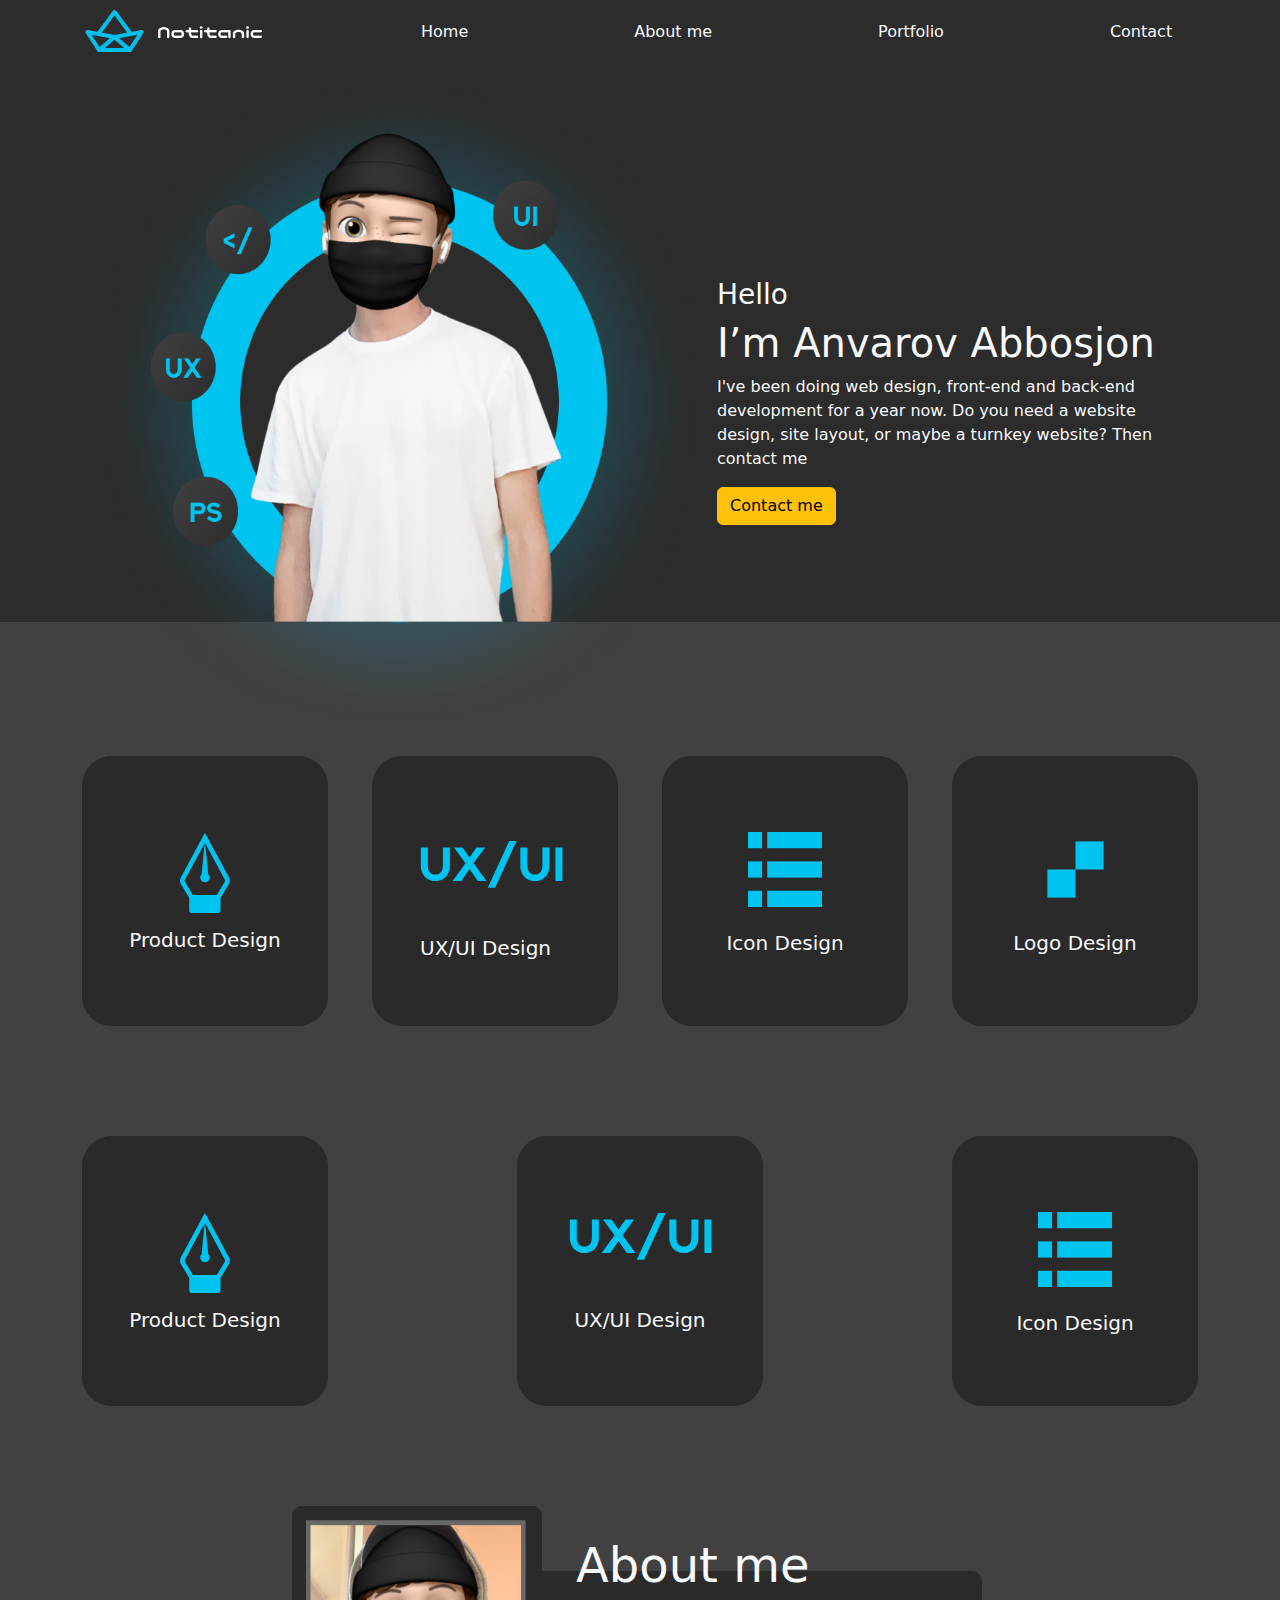
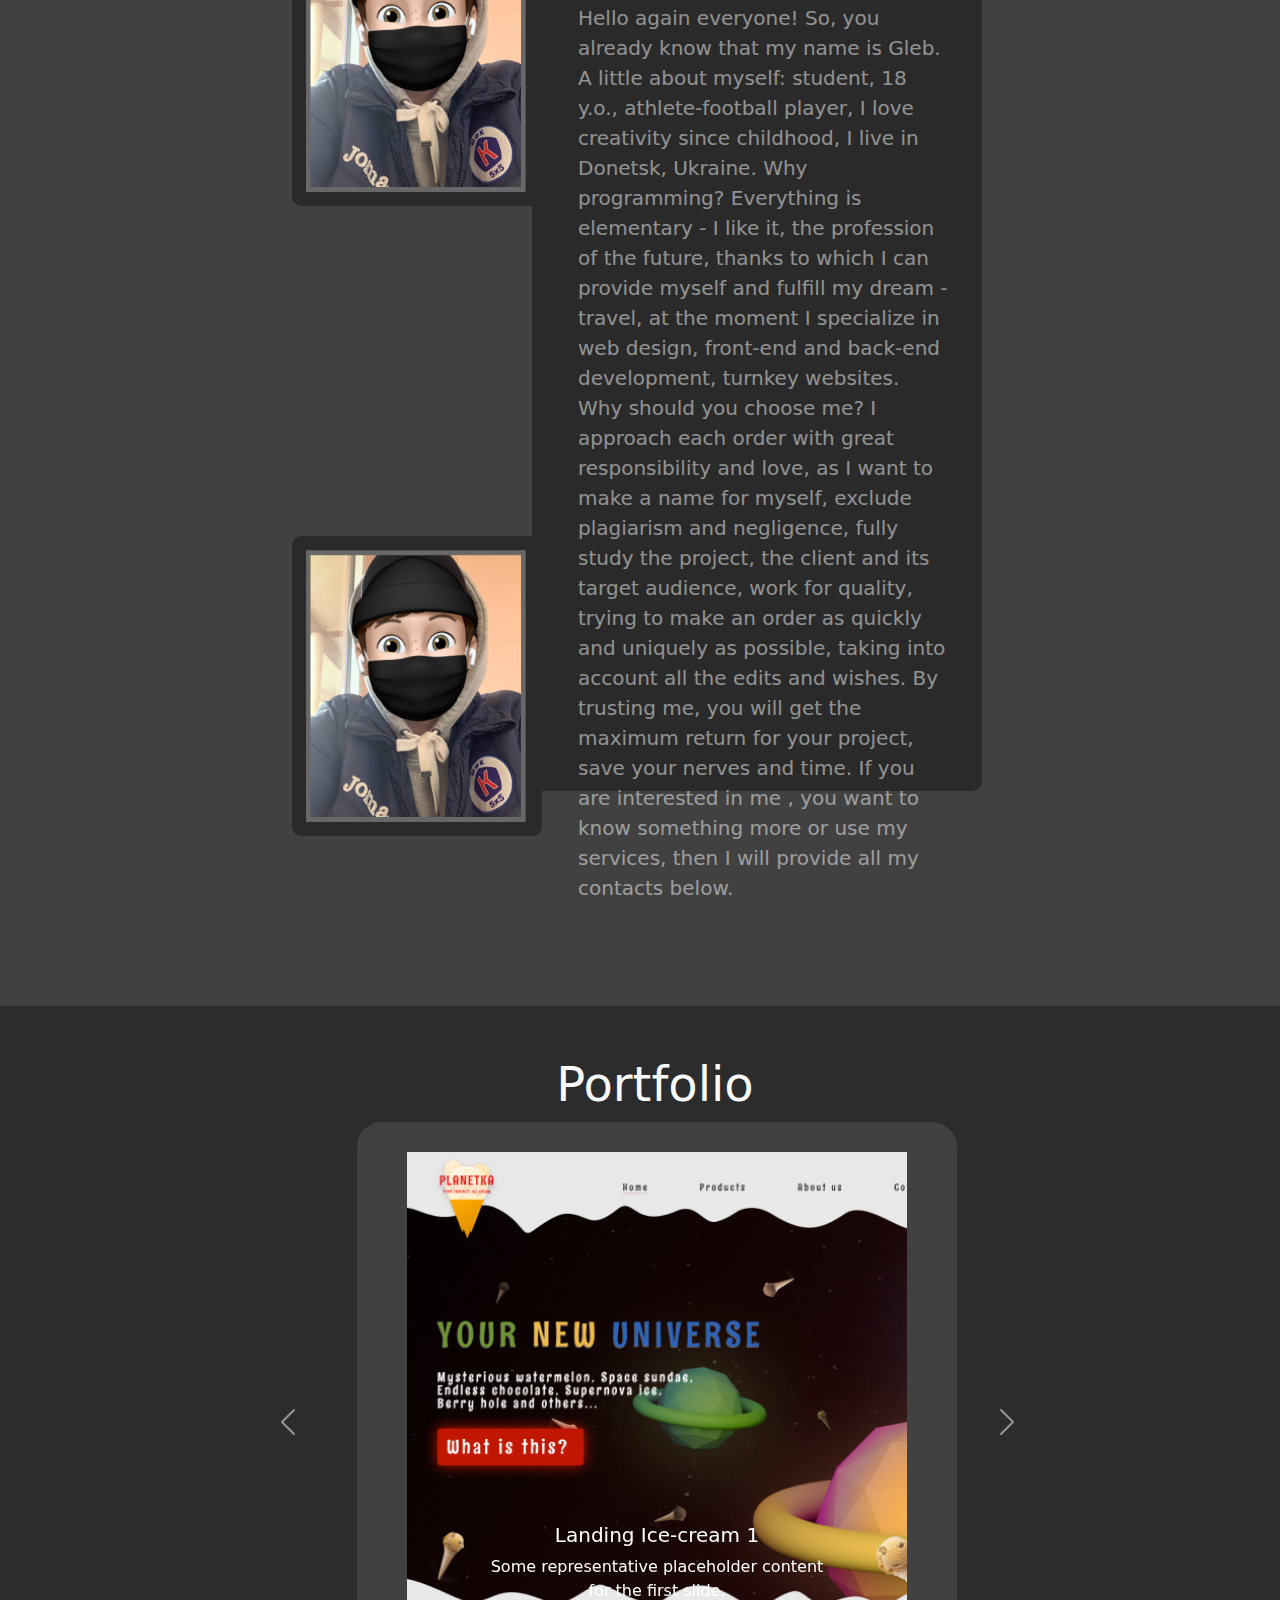
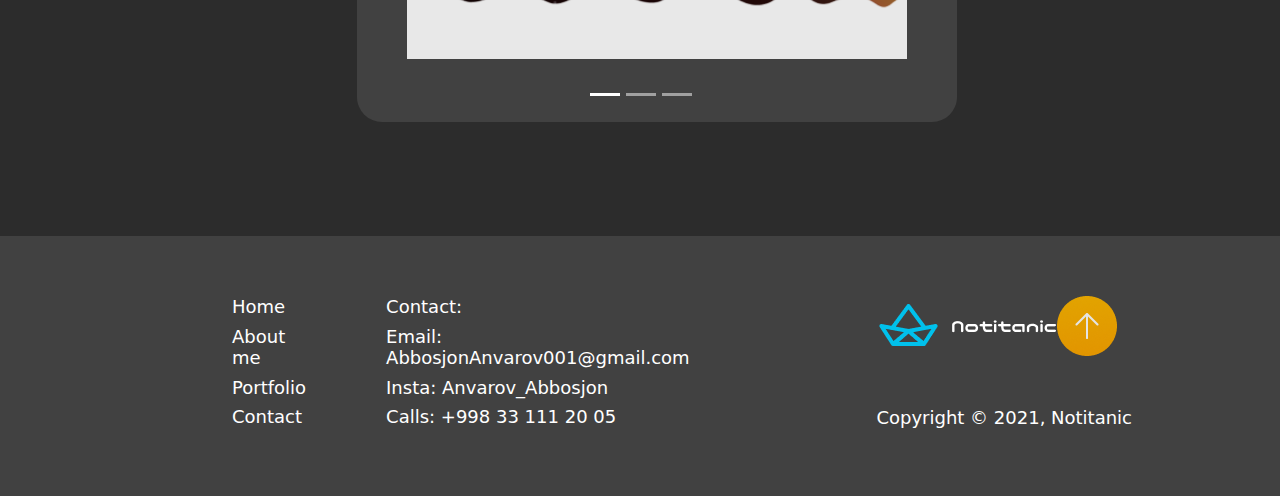
<file: index.html>
<!doctype html><html lang="en"><head><meta charset="utf-8"/><link rel="icon" href="/favicon.ico"/><meta name="viewport" content="width=device-width,initial-scale=1"/><meta name="theme-color" content="#000000"/><meta name="description" content="Web site created using create-react-app"/><link rel="apple-touch-icon" href="/logo192.png"/><link rel="manifest" href="/manifest.json"/><title>React App</title><script defer="defer" src="/static/js/main.4a96a13c.js"></script><link href="/static/css/main.21a5a3d3.css" rel="stylesheet"></head><body><noscript>You need to enable JavaScript to run this app.</noscript><div id="root"></div></body></html>
</file>
<file: static/css/main.21a5a3d3.css>
@charset "UTF-8";body{-webkit-font-smoothing:antialiased;-moz-osx-font-smoothing:grayscale;font-family:-apple-system,BlinkMacSystemFont,Segoe UI,Roboto,Oxygen,Ubuntu,Cantarell,Fira Sans,Droid Sans,Helvetica Neue,sans-serif}code{font-family:source-code-pro,Menlo,Monaco,Consolas,Courier New,monospace}.Header{background-color:#2c2c2c!important}.nav-item{margin-left:150px}@media screen and (max-width:1156px){.nav-item{margin-left:100px}}.Main{background-color:#2c2c2c!important;height:582px}.Main_left{align-items:center}.Gleb{height:675px!important;width:635px!important}.d-flexx{display:flex}@media screen and (max-width:991px){.Main{background-color:#2c2c2c!important;height:982px}.Main_left{z-index:-1}.d-flexx{display:block}}@media screen and (max-width:768px){.Gleb{height:580px!important;margin-left:90px;width:550px!important}.Main{height:900px}}@media screen and (max-width:767px){.Gleb{margin-left:-30px}}@media screen and (max-width:755px){.Gleb{height:600px!important;width:580px!important}}@media screen and (max-width:640px){.Gleb{height:580px!important;width:550px!important}}@media screen and (max-width:530px){.Gleb{height:520px!important;margin-left:10px;width:480px!important}.Main{height:800px}}@media screen and (max-width:500px){.Gleb{height:450px!important;margin-left:10px;width:450px!important}.Main{height:750px}}@media screen and (max-width:470px){.Gleb{height:450px!important;margin-left:-10px;width:455px!important}.Main{height:720px}}@media screen and (max-width:455px){.Gleb{height:440px!important;margin-left:1px;width:435px!important}.Main{height:720px}}@media screen and (max-width:445px){.Gleb{height:400px!important;margin-left:1px;width:415px!important}.Main{height:720px}}@media screen and (max-width:425px){.Gleb{height:420px!important;margin-left:-20px;width:425px!important}.Main{height:720px}}@media screen and (max-width:415px){.Gleb{height:380px!important;margin-left:-5px;width:380px!important}.Main{height:720px}}@media screen and (max-width:390px){.Gleb{height:350px!important;margin-left:-8px;width:350px!important}.Main{height:660px}}@media screen and (max-width:375px){.Gleb{height:370px!important;margin-left:-20px;width:375px!important}.Main{height:680px}}@media screen and (max-width:365px){.Gleb{height:330px!important;margin-left:0;width:330px!important}.Main{height:630px!important}}@media screen and (max-width:342px){.Gleb{height:310px!important;margin-left:0;width:310px!important}.Main{height:630px!important}}@media screen and (max-width:320px){.Gleb{height:320px!important;margin-left:-5px;width:310px!important}.Main{height:630px}}.Hero{background:#414141!important}.card-body{align-items:center;outline:none!important;text-align:center}.card,.card-body{background:#2a2a2a!important;border:none!important}.card{border-radius:30px!important}.col{height:270px!important;width:270px!important}.row{justify-content:space-between;padding-top:110px}.body_comtainer{margin-top:60px}.aash-card{margin-left:200px!important;width:900px}@media screen and (max-width:1199px){.aash0000{display:none}}@media screen and (max-width:991px){.Hero{background:#414141!important;height:1200px}.aash0000{display:block}.aash100{display:none}}@media screen and (max-width:539px){.Hero{background:#414141!important;height:2300px}.aash100{display:block}}@media screen and (max-width:425px){.row{margin-left:60px!important}}@media screen and (max-width:375px){.row{margin-left:40px!important;padding-top:25px!important}.Hero{background:#414141!important;height:2150px}}@media screen and (max-width:320px){.row{margin-left:15px!important;padding-top:25px!important}.Hero{background:#414141!important;height:2150px}}@media screen and (max-width:539px){.AASHXizmatlar,.AASHXizmatlar2{margin-left:120px!important;padding-top:25px!important}.Hero{background:#414141!important;height:2150px}}@media screen and (max-width:470px){.AASHXizmatlar,.AASHXizmatlar2{margin-left:90px!important;padding-top:25px!important}.Hero{background:#414141!important;height:2150px}}@media screen and (max-width:430px){.AASHXizmatlar,.AASHXizmatlar2{margin-left:55px!important;padding-top:25px!important}.Hero{background:#414141!important;height:2150px}}@media screen and (max-width:400px){.AASHXizmatlar,.AASHXizmatlar2{margin-left:44px!important;padding-top:25px!important}.Hero{background:#414141!important;height:2150px}}@media screen and (max-width:365px){.AASHXizmatlar,.AASHXizmatlar2{margin-left:33px!important;padding-top:25px!important}.Hero{background:#414141!important;height:2150px}}@media screen and (max-width:345px){.AASHXizmatlar,.AASHXizmatlar2{margin-left:22px!important;padding-top:25px!important}.Hero{background:#414141!important;height:2150px}}@media screen and (max-width:330px){.AASHXizmatlar,.AASHXizmatlar2{margin-left:11px!important;padding-top:25px!important}.Hero{background:#414141!important;height:2150px}}.About{background:#414141!important;height:1200px;padding-top:100px}.d-flex00{display:none}.card-body2,.card-body3{align-items:center;border:none!important;border-radius:10px!important;height:300px!important;outline:none!important;text-align:center;width:250px!important}.card-body3{background:#2a2a2a!important}.card-body22{align-items:center;background:#2a2a2a!important;height:820px!important;outline:none!important;text-align:center;width:450px!important}.card-body22,.card2{border:none!important;border-radius:10px!important}.card2{height:300px!important;width:250px!important}.card2,.card22{margin-left:210px}.card22{border:none!important;margin-top:330px}.Group5{height:320px;margin-left:-30px;margin-top:-110px;width:270px}.card2-aash{margin-left:-220px;margin-top:-500px}.About_desc{font-size:20px;margin-left:30px;max-width:370px;text-align:left}.About_heding{font-size:48px;margin-left:28px;margin-top:-50px;text-align:left}.card3{border:none!important;border-radius:10px!important;height:300px!important;margin-left:190px;width:250px!important}.d-flex{align-items:center}@media screen and (max-width:1199px){.About_container{margin-left:-150px!important}}@media screen and (max-width:1166px){.About_container{margin-left:-100px!important}}@media screen and (max-width:1074px){.About_container{display:block!important}}@media screen and (max-width:1024px){.About_container{margin-left:-100px!important;margin-left:-200px!important}}@media screen and (max-width:991px){.card3{display:none!important}}@media screen and (max-width:767px){.About_container{margin-left:-300px!important}}@media screen and (max-width:750px){.About{background:#414141!important;height:1000px;padding-top:100px}.card2{background:none!important;border:none!important;border-radius:10px!important;height:200px!important;margin-left:210px;width:150px!important}.Group5{height:250px;margin-left:-30px;margin-top:-110px;width:220px}.card-body2{height:250px!important;width:210px!important}.Group5{margin-left:-25px;margin-top:-95px}.card-body22{align-items:center;border:none!important;border-radius:10px!important;height:700px!important;margin-left:60px;margin-top:20px;outline:none!important;text-align:center;width:350px!important}.About_desc{font-size:16px;margin-left:30px;max-width:370px;text-align:left}.About_heding{font-size:48px;margin-left:28px;margin-top:-50px;text-align:left}.About_container{margin-left:-230px!important}}@media screen and (max-width:575px){.About_container{margin-left:-150px!important}.About{height:800px}.Group5{height:150px;width:150px}.card-body2{height:160px!important;width:110px!important}.card-body22{height:600px!important;width:250px!important}.card2{height:160px!important;width:150px!important}.Group5{height:130px;margin-left:-30px;margin-top:-110px;width:130px}.card-body2{border-radius:10px!important;height:130px!important;width:90px!important}.Group5{margin-left:-18px;margin-top:-85px}.card-body22{align-items:center;background:#2a2a2a!important;border:none!important;border-radius:10px!important;height:655px!important;margin-left:-15px;outline:none!important;text-align:center;width:230px!important}.card2{height:135px!important;margin-left:225px;width:130px!important}.card22{margin-top:450px}.About_desc{font-size:13px;margin-left:0;max-width:370px;text-align:left}.About_heding{font-size:35px;margin-left:28px;margin-top:-40px;text-align:left}.card2-aash{margin-left:-120}.About_card_img{display:none}.card3{display:block!important;height:130px!important;margin-left:-150px}.card-body3,.card3{width:130px!important}.card-body3{height:133px!important}.card2-aash{margin-left:80px;margin-top:-900px}.About{background:#414141!important;height:1150px;padding-top:100px}.About_card_top{margin-top:20px}.About_card{margin-left:20px}.d-flex00{display:block;margin-left:-170px;margin-top:700px}}@media screen and (max-width:470px){.About_container{margin-left:-180px!important}}@media screen and (max-width:430px){.About_container{margin-left:-200px!important}}@media screen and (max-width:425px){.About{background:#414141!important;height:800px;padding-top:100px}.About_container{margin-left:-500px!important}.Group5{height:150px;margin-left:-30px;margin-top:-110px;width:150px}.card-body2{border-radius:10px!important;height:160px!important;width:110px!important}.Group5{margin-left:-18px;margin-top:-85px}.card-body22{align-items:center;background:#2a2a2a!important;border:none!important;border-radius:10px!important;height:600px!important;outline:none!important;text-align:center;width:250px!important}.card2{height:160px!important;margin-left:225px;width:150px!important}.About_desc{font-size:13px;margin-left:0;max-width:370px;text-align:left}.About_heding{font-size:35px;margin-left:28px;margin-top:-40px;text-align:left}.About_container{margin-left:-230px!important}.card2-aash{margin-left:-120}.About_container{margin-left:-500px!important}.Group5{height:130px;margin-left:-30px;margin-top:-110px;width:130px}.card-body2{border-radius:10px!important;height:130px!important;width:90px!important}.Group5{margin-left:-18px;margin-top:-85px}.card-body22{align-items:center;background:#2a2a2a!important;border:none!important;border-radius:10px!important;height:655px!important;margin-left:-15px;outline:none!important;text-align:center;width:230px!important}.card2{height:135px!important;margin-left:225px;width:130px!important}.card22{margin-top:450px}.About_desc{font-size:13px;margin-left:0;max-width:370px;text-align:left}.About_heding{font-size:35px;margin-left:28px;margin-top:-40px;text-align:left}.About_container{margin-left:-230px!important}.card2-aash{margin-left:-120}.About_card_img{display:none}.card3{display:block!important;height:130px!important;margin-left:-150px}.card-body3,.card3{width:130px!important}.card-body3{height:133px!important}.card2-aash{margin-left:80px;margin-top:-900px}.About{background:#414141!important;height:1150px;padding-top:100px}.About_card_top{margin-top:20px}.About_card{margin-left:20px}.d-flex00{display:block;margin-left:-170px;margin-top:700px}}@media screen and (max-width:320px){.d-flex00{display:block;margin-left:-195px;margin-top:700px}.card-body22{align-items:center;background:#2a2a2a!important;border:none!important;border-radius:10px!important;height:655px!important;margin-left:-40px;outline:none!important;text-align:center;width:230px!important}}@media screen and (max-width:390px){.card-body22{align-items:center;background:#2a2a2a!important;border:none!important;border-radius:10px!important;height:655px!important;outline:none!important;text-align:center;width:230px!important}}.Portfolio{background:#2c2c2c;height:830px}.Portfolio_heding{align-items:center;font-size:48px;padding-top:50px;text-align:center}.carousel-item{border-radius:25px;margin-left:50px;padding-top:30px;width:500px!important}.corusel_card{background:#414141;border-radius:25px;height:600px;margin-left:350px;width:600px}@media screen and (max-width:1339px){.Portfolio{margin-left:-150px!important}.carousel-control-prev{margin-left:2000px}}@media screen and (max-width:1399px){.carousel-control-prev{margin-left:200px}.corusel_card{margin-left:350px}.carousel{margin-right:35px}.carousel-indicators{margin-left:350px!important}.Portfolio_heding{margin-left:180px}.Portfolio{margin-left:-150px!important}}@media screen and (max-width:1199px){.Portfolio{margin-left:-350px!important}.Portfolio_heding{margin-left:380px}.carousel-control-prev{margin-left:230px}.carousel-control-next{margin-right:-160px!important}.carousel-indicators{margin-left:500px!important}}@media screen and (max-width:991px){.Portfolio_container{margin-left:-130px}.carousel-control-next{margin-right:-280px!important}.Portfolio_heding{margin-left:430px}.carousel-indicators{margin-left:600px!important}}@media screen and (max-width:818px){.Portfolio_heding{align-items:center;font-size:48px;padding-top:50px;text-align:center}.carousel-item{border-radius:25px!important;margin-left:35px;padding-top:30px;width:430px!important}.corusel_card{background:#414141;border-radius:25px;height:500px;margin-left:350px;width:500px}.Portfolio_container{margin-left:-80px}.carousel-control-next{margin-right:-200px!important}.Portfolio_heding{margin-left:430px}.carousel-indicators{margin-left:600px!important}}@media screen and (max-width:768px){.Portfolio{background:#2c2c2c;height:700px}}@media screen and (max-width:767px){.Portfolio_heding{margin-left:400px}.corusel_card{margin-left:260px!important}.carousel-control-prev{margin-left:180px}.carousel-control-next{margin-right:-280px!important}}@media screen and (max-width:650px){.carousel-control-prev{margin-left:280px}.carousel-control-next{margin-right:-185px!important}}@media screen and (max-width:575px){.Portfolio{background:#2c2c2c;height:570px!important}.Portfolio_heding{align-items:center;font-size:48px;padding-top:50px;text-align:center}.carousel-item{border-radius:25px!important;margin-left:25px;padding-top:25px;width:350px!important}.corusel_card{background:#414141;border-radius:25px;height:400px;margin-left:500px!important;width:400px}.Portfolio_container{margin-left:-80px}.carousel-control-next{margin-right:20px!important}.carousel-control-prev{margin-left:480px!important}.Portfolio_heding{margin-left:430px}.carousel-indicators{margin-left:600px!important}}@media screen and (max-width:525px){.Portfolio{background:#2c2c2c;height:570px!important}.Portfolio_heding{align-items:center;font-size:48px;padding-top:50px;text-align:center}.carousel-item{border-radius:25px!important;margin-left:25px;padding-top:25px;width:350px!important}.corusel_card{background:#414141;border-radius:25px;height:400px;margin-left:500px!important;width:400px}.Portfolio_container{margin-left:-100px!important}.carousel-control-next{margin-right:20px!important}.carousel-control-prev{margin-left:480px!important}.Portfolio_heding{margin-left:430px}.carousel-indicators{margin-left:600px!important}}@media screen and (max-width:495px){.Portfolio{background:#2c2c2c;height:570px!important}.Portfolio_heding{align-items:center;font-size:48px;padding-top:50px;text-align:center}.carousel-item{border-radius:25px!important;margin-left:25px;padding-top:25px;width:350px!important}.corusel_card{background:#414141;border-radius:25px;height:400px;margin-left:500px!important;width:400px}.Portfolio_container{margin-left:-120px!important}.carousel-control-next{margin-right:20px!important}.carousel-control-prev{margin-left:480px!important}.Portfolio_heding{margin-left:430px}.carousel-indicators{margin-left:600px!important}.Portfolio_container{margin-left:-135px!important}}@media screen and (max-width:425px){.Portfolio{background:#2c2c2c;height:450px!important}.carousel{margin-left:50px}.Portfolio_heding{align-items:center;font-size:43px;margin-left:480px;padding-top:50px;text-align:center}.carousel-item{border-radius:25px!important;margin-left:25px;padding-top:25px;width:250px!important}.corusel_card{background:#414141;border-radius:25px;height:300px;margin-left:480px!important;width:300px}.carousel-indicators{margin-left:600px!important}}@media screen and (max-width:375px){.corusel_card{background:#414141;border-radius:25px;height:300px;margin-left:450px!important;width:300px}.carousel-control-next{margin-right:0!important}.carousel-control-prev{margin-left:450px!important}}@media screen and (max-width:320px){.corusel_card{background:#414141;border-radius:25px;height:300px;margin-left:430px!important;width:300px}.carousel-control-next{margin-right:-50px!important}.carousel-control-prev{margin-left:420px!important}}.Footer{background:#414141;color:#fff;height:260px}.Footer_container{display:flex;justify-content:space-between;margin-left:150px;padding-top:60px;width:1000px}.Footer_container h3,.Footer_container p{font-size:18px}.Footer_left{display:flex;width:200px}.Footer_left2{margin-left:80px!important}@media screen and (max-width:1339px){.Footer_container{justify-content:space-between;margin-left:150px;padding-top:60px;width:900px}}@media screen and (max-width:1199px){.Footer_container{justify-content:space-between;margin-left:100px;padding-top:60px;width:800px}}@media screen and (max-width:991px){.Footer_container{justify-content:space-between;margin-left:-10px;padding-top:60px;width:750px}}@media screen and (max-width:876px){.Footer_container h3,.Footer_container p{font-size:13px}.Footer_container{justify-content:space-between;margin-left:-10px;padding-top:60px;width:750px}.FooterImgUp{width:40px}.FooterImg{margin-right:15px;width:150px}}@media screen and (max-width:830px){.Footer_container{justify-content:space-between;margin-left:20px;padding-top:60px;width:650px}}@media screen and (max-width:767px){.Footer_container{justify-content:space-between;margin-left:20px;padding-top:60px}}@media screen and (max-width:690px){.Footer_container{justify-content:space-between;margin-left:0;padding-top:60px}}@media screen and (max-width:425px){.Footer_container{display:flex;justify-content:space-between;margin-left:0!important;padding-top:60px;width:0!important}.Footer_right{display:none}}@media screen and (max-width:320px){.Footer_left2{margin-left:45px!important}}@media screen and (max-width:767px){.Footer_container{display:flex;justify-content:space-between;margin-left:-20px!important;padding-top:60px;width:580px!important}}@media screen and (max-width:612px){.Footer_container{display:flex;justify-content:space-between;margin-left:0!important;padding-top:60px;width:300px!important}.Footer_left2{margin-left:200px!important}.Footer_right{display:none}}@media screen and (max-width:575px){.Footer{background:#414141;color:#fff;height:200px}.Footer_left{margin-left:50px!important}}@media screen and (max-width:540px){.Footer{background:#414141;color:#fff;height:200px}.Footer_left2{margin-left:120px!important}}@media screen and (max-width:430px){.Footer{background:#414141;color:#fff;height:200px}.Footer_left2{margin-left:100px!important}}@media screen and (max-width:425px){.Footer{background:#414141;color:#fff;height:200px}.Footer_left2{margin-left:90px!important}}@media screen and (max-width:405px){.Footer{background:#414141;color:#fff;height:200px}.Footer_left2{margin-left:70px!important}}@media screen and (max-width:385px){.Footer{background:#414141;color:#fff;height:200px}.Footer_left2{margin-left:40px!important}}@media screen and (max-width:355px){.Footer_container{margin-left:-20px!important}.Footer{background:#414141;color:#fff;height:200px}.Footer_left2{margin-left:20px!important}}/*!
 * Bootstrap  v5.3.0-alpha1 (https://getbootstrap.com/)
 * Copyright 2011-2022 The Bootstrap Authors
 * Licensed under MIT (https://github.com/twbs/bootstrap/blob/main/LICENSE)
 */:root,[data-bs-theme=light]{--bs-blue:#0d6efd;--bs-indigo:#6610f2;--bs-purple:#6f42c1;--bs-pink:#d63384;--bs-red:#dc3545;--bs-orange:#fd7e14;--bs-yellow:#ffc107;--bs-green:#198754;--bs-teal:#20c997;--bs-cyan:#0dcaf0;--bs-black:#000;--bs-white:#fff;--bs-gray:#6c757d;--bs-gray-dark:#343a40;--bs-gray-100:#f8f9fa;--bs-gray-200:#e9ecef;--bs-gray-300:#dee2e6;--bs-gray-400:#ced4da;--bs-gray-500:#adb5bd;--bs-gray-600:#6c757d;--bs-gray-700:#495057;--bs-gray-800:#343a40;--bs-gray-900:#212529;--bs-primary:#0d6efd;--bs-secondary:#6c757d;--bs-success:#198754;--bs-info:#0dcaf0;--bs-warning:#ffc107;--bs-danger:#dc3545;--bs-light:#f8f9fa;--bs-dark:#212529;--bs-primary-rgb:13,110,253;--bs-secondary-rgb:108,117,125;--bs-success-rgb:25,135,84;--bs-info-rgb:13,202,240;--bs-warning-rgb:255,193,7;--bs-danger-rgb:220,53,69;--bs-light-rgb:248,249,250;--bs-dark-rgb:33,37,41;--bs-primary-text:#0a58ca;--bs-secondary-text:#6c757d;--bs-success-text:#146c43;--bs-info-text:#087990;--bs-warning-text:#997404;--bs-danger-text:#b02a37;--bs-light-text:#6c757d;--bs-dark-text:#495057;--bs-primary-bg-subtle:#cfe2ff;--bs-secondary-bg-subtle:#f8f9fa;--bs-success-bg-subtle:#d1e7dd;--bs-info-bg-subtle:#cff4fc;--bs-warning-bg-subtle:#fff3cd;--bs-danger-bg-subtle:#f8d7da;--bs-light-bg-subtle:#fcfcfd;--bs-dark-bg-subtle:#ced4da;--bs-primary-border-subtle:#9ec5fe;--bs-secondary-border-subtle:#e9ecef;--bs-success-border-subtle:#a3cfbb;--bs-info-border-subtle:#9eeaf9;--bs-warning-border-subtle:#ffe69c;--bs-danger-border-subtle:#f1aeb5;--bs-light-border-subtle:#e9ecef;--bs-dark-border-subtle:#adb5bd;--bs-white-rgb:255,255,255;--bs-black-rgb:0,0,0;--bs-body-color-rgb:33,37,41;--bs-font-sans-serif:system-ui,-apple-system,"Segoe UI",Roboto,"Helvetica Neue","Noto Sans","Liberation Sans",Arial,sans-serif,"Apple Color Emoji","Segoe UI Emoji","Segoe UI Symbol","Noto Color Emoji";--bs-font-monospace:SFMono-Regular,Menlo,Monaco,Consolas,"Liberation Mono","Courier New",monospace;--bs-gradient:linear-gradient(180deg,hsla(0,0%,100%,.15),hsla(0,0%,100%,0));--bs-body-font-family:var(--bs-font-sans-serif);--bs-body-font-size:1rem;--bs-body-font-weight:400;--bs-body-line-height:1.5;--bs-body-color:#212529;--bs-emphasis-color-rgb:0,0,0;--bs-secondary-color:rgba(33,37,41,.75);--bs-secondary-color-rgb:33,37,41;--bs-secondary-bg:#e9ecef;--bs-secondary-bg-rgb:233,236,239;--bs-tertiary-color:rgba(33,37,41,.5);--bs-tertiary-color-rgb:33,37,41;--bs-tertiary-bg:#f8f9fa;--bs-tertiary-bg-rgb:248,249,250;--bs-body-bg:#fff;--bs-body-bg-rgb:255,255,255;--bs-link-color:#0d6efd;--bs-link-color-rgb:13,110,253;--bs-link-decoration:underline;--bs-link-hover-color:#0a58ca;--bs-link-hover-color-rgb:10,88,202;--bs-code-color:#d63384;--bs-border-width:1px;--bs-border-style:solid;--bs-border-color:#dee2e6;--bs-border-color-translucent:rgba(0,0,0,.175);--bs-border-radius:0.375rem;--bs-border-radius-sm:0.25rem;--bs-border-radius-lg:0.5rem;--bs-border-radius-xl:1rem;--bs-border-radius-2xl:2rem;--bs-border-radius-pill:50rem;--bs-box-shadow:0 0.5rem 1rem rgba(var(--bs-body-color-rgb),0.15);--bs-box-shadow-sm:0 0.125rem 0.25rem rgba(var(--bs-body-color-rgb),0.075);--bs-box-shadow-lg:0 1rem 3rem rgba(var(--bs-body-color-rgb),0.175);--bs-box-shadow-inset:inset 0 1px 2px rgba(var(--bs-body-color-rgb),0.075);--bs-emphasis-color:#000;--bs-form-control-bg:var(--bs-body-bg);--bs-form-control-disabled-bg:var(--bs-secondary-bg);--bs-highlight-bg:#fff3cd;--bs-breakpoint-xs:0;--bs-breakpoint-sm:576px;--bs-breakpoint-md:768px;--bs-breakpoint-lg:992px;--bs-breakpoint-xl:1200px;--bs-breakpoint-xxl:1400px}[data-bs-theme=dark]{--bs-body-color:#adb5bd;--bs-body-color-rgb:173,181,189;--bs-body-bg:#212529;--bs-body-bg-rgb:33,37,41;--bs-emphasis-color:#f8f9fa;--bs-emphasis-color-rgb:248,249,250;--bs-secondary-color:rgba(173,181,189,.75);--bs-secondary-color-rgb:173,181,189;--bs-secondary-bg:#343a40;--bs-secondary-bg-rgb:52,58,64;--bs-tertiary-color:rgba(173,181,189,.5);--bs-tertiary-color-rgb:173,181,189;--bs-tertiary-bg:#2b3035;--bs-tertiary-bg-rgb:43,48,53;--bs-emphasis-color:#fff;--bs-primary-text:#6ea8fe;--bs-secondary-text:#dee2e6;--bs-success-text:#75b798;--bs-info-text:#6edff6;--bs-warning-text:#ffda6a;--bs-danger-text:#ea868f;--bs-light-text:#f8f9fa;--bs-dark-text:#dee2e6;--bs-primary-bg-subtle:#031633;--bs-secondary-bg-subtle:#212529;--bs-success-bg-subtle:#051b11;--bs-info-bg-subtle:#032830;--bs-warning-bg-subtle:#332701;--bs-danger-bg-subtle:#2c0b0e;--bs-light-bg-subtle:#343a40;--bs-dark-bg-subtle:#1a1d20;--bs-primary-border-subtle:#084298;--bs-secondary-border-subtle:#495057;--bs-success-border-subtle:#0f5132;--bs-info-border-subtle:#055160;--bs-warning-border-subtle:#664d03;--bs-danger-border-subtle:#842029;--bs-light-border-subtle:#495057;--bs-dark-border-subtle:#343a40;--bs-heading-color:#fff;--bs-link-color:#6ea8fe;--bs-link-hover-color:#9ec5fe;--bs-link-color-rgb:110,168,254;--bs-link-hover-color-rgb:158,197,254;--bs-code-color:#e685b5;--bs-border-color:#495057;--bs-border-color-translucent:hsla(0,0%,100%,.15)}*,:after,:before{box-sizing:border-box}@media (prefers-reduced-motion:no-preference){:root{scroll-behavior:smooth}}body{-webkit-text-size-adjust:100%;-webkit-tap-highlight-color:transparent;background-color:#fff;background-color:var(--bs-body-bg);color:#212529;color:var(--bs-body-color);font-family:system-ui,-apple-system,Segoe UI,Roboto,Helvetica Neue,Noto Sans,Liberation Sans,Arial,sans-serif,Apple Color Emoji,Segoe UI Emoji,Segoe UI Symbol,Noto Color Emoji;font-family:var(--bs-body-font-family);font-size:1rem;font-size:var(--bs-body-font-size);font-weight:400;font-weight:var(--bs-body-font-weight);line-height:1.5;line-height:var(--bs-body-line-height);margin:0;text-align:var(--bs-body-text-align)}hr{border:0;border-top:1px solid;border-top:var(--bs-border-width) solid;color:inherit;margin:1rem 0;opacity:.25}.h1,.h2,.h3,.h4,.h5,.h6,h1,h2,h3,h4,h5,h6{color:inherit;color:var(--bs-heading-color,inherit);font-weight:500;line-height:1.2;margin-bottom:.5rem;margin-top:0}.h1,h1{font-size:calc(1.375rem + 1.5vw)}@media (min-width:1200px){.h1,h1{font-size:2.5rem}}.h2,h2{font-size:calc(1.325rem + .9vw)}@media (min-width:1200px){.h2,h2{font-size:2rem}}.h3,h3{font-size:calc(1.3rem + .6vw)}@media (min-width:1200px){.h3,h3{font-size:1.75rem}}.h4,h4{font-size:calc(1.275rem + .3vw)}@media (min-width:1200px){.h4,h4{font-size:1.5rem}}.h5,h5{font-size:1.25rem}.h6,h6{font-size:1rem}p{margin-bottom:1rem;margin-top:0}abbr[title]{cursor:help;-webkit-text-decoration:underline dotted;text-decoration:underline dotted;-webkit-text-decoration-skip-ink:none;text-decoration-skip-ink:none}address{font-style:normal;line-height:inherit;margin-bottom:1rem}ol,ul{padding-left:2rem}dl,ol,ul{margin-bottom:1rem;margin-top:0}ol ol,ol ul,ul ol,ul ul{margin-bottom:0}dt{font-weight:700}dd{margin-bottom:.5rem;margin-left:0}blockquote{margin:0 0 1rem}b,strong{font-weight:bolder}.small,small{font-size:.875em}.mark,mark{background-color:#fff3cd;background-color:var(--bs-highlight-bg);padding:.1875em}sub,sup{font-size:.75em;line-height:0;position:relative;vertical-align:initial}sub{bottom:-.25em}sup{top:-.5em}a{color:#0d6efd;color:rgba(var(--bs-link-color-rgb),var(--bs-link-opacity,1));text-decoration:underline}a:hover{--bs-link-color-rgb:var(--bs-link-hover-color-rgb)}a:not([href]):not([class]),a:not([href]):not([class]):hover{color:inherit;text-decoration:none}code,kbd,pre,samp{font-family:SFMono-Regular,Menlo,Monaco,Consolas,Liberation Mono,Courier New,monospace;font-family:var(--bs-font-monospace);font-size:1em}pre{display:block;font-size:.875em;margin-bottom:1rem;margin-top:0;overflow:auto}pre code{color:inherit;font-size:inherit;word-break:normal}code{word-wrap:break-word;color:#d63384;color:var(--bs-code-color);font-size:.875em}a>code{color:inherit}kbd{background-color:#212529;background-color:var(--bs-body-color);border-radius:.25rem;color:#fff;color:var(--bs-body-bg);font-size:.875em;padding:.1875rem .375rem}kbd kbd{font-size:1em;padding:0}figure{margin:0 0 1rem}img,svg{vertical-align:middle}table{border-collapse:collapse;caption-side:bottom}caption{color:rgba(33,37,41,.75);color:var(--bs-secondary-color);padding-bottom:.5rem;padding-top:.5rem;text-align:left}th{text-align:inherit;text-align:-webkit-match-parent}tbody,td,tfoot,th,thead,tr{border:0 solid;border-color:inherit}label{display:inline-block}button{border-radius:0}button:focus:not(:focus-visible){outline:0}button,input,optgroup,select,textarea{font-family:inherit;font-size:inherit;line-height:inherit;margin:0}button,select{text-transform:none}[role=button]{cursor:pointer}select{word-wrap:normal}select:disabled{opacity:1}[list]:not([type=date]):not([type=datetime-local]):not([type=month]):not([type=week]):not([type=time])::-webkit-calendar-picker-indicator{display:none!important}[type=button],[type=reset],[type=submit],button{-webkit-appearance:button}[type=button]:not(:disabled),[type=reset]:not(:disabled),[type=submit]:not(:disabled),button:not(:disabled){cursor:pointer}::-moz-focus-inner{border-style:none;padding:0}textarea{resize:vertical}fieldset{border:0;margin:0;min-width:0;padding:0}legend{float:left;font-size:calc(1.275rem + .3vw);line-height:inherit;margin-bottom:.5rem;padding:0;width:100%}@media (min-width:1200px){legend{font-size:1.5rem}}legend+*{clear:left}::-webkit-datetime-edit-day-field,::-webkit-datetime-edit-fields-wrapper,::-webkit-datetime-edit-hour-field,::-webkit-datetime-edit-minute,::-webkit-datetime-edit-month-field,::-webkit-datetime-edit-text,::-webkit-datetime-edit-year-field{padding:0}::-webkit-inner-spin-button{height:auto}[type=search]{-webkit-appearance:textfield;outline-offset:-2px}::-webkit-search-decoration{-webkit-appearance:none}::-webkit-color-swatch-wrapper{padding:0}::-webkit-file-upload-button{-webkit-appearance:button;font:inherit}::file-selector-button{-webkit-appearance:button;font:inherit}output{display:inline-block}iframe{border:0}summary{cursor:pointer;display:list-item}progress{vertical-align:initial}[hidden]{display:none!important}.lead{font-size:1.25rem;font-weight:300}.display-1{font-size:calc(1.625rem + 4.5vw);font-weight:300;line-height:1.2}@media (min-width:1200px){.display-1{font-size:5rem}}.display-2{font-size:calc(1.575rem + 3.9vw);font-weight:300;line-height:1.2}@media (min-width:1200px){.display-2{font-size:4.5rem}}.display-3{font-size:calc(1.525rem + 3.3vw);font-weight:300;line-height:1.2}@media (min-width:1200px){.display-3{font-size:4rem}}.display-4{font-size:calc(1.475rem + 2.7vw);font-weight:300;line-height:1.2}@media (min-width:1200px){.display-4{font-size:3.5rem}}.display-5{font-size:calc(1.425rem + 2.1vw);font-weight:300;line-height:1.2}@media (min-width:1200px){.display-5{font-size:3rem}}.display-6{font-size:calc(1.375rem + 1.5vw);font-weight:300;line-height:1.2}@media (min-width:1200px){.display-6{font-size:2.5rem}}.list-inline,.list-unstyled{list-style:none;padding-left:0}.list-inline-item{display:inline-block}.list-inline-item:not(:last-child){margin-right:.5rem}.initialism{font-size:.875em;text-transform:uppercase}.blockquote{font-size:1.25rem;margin-bottom:1rem}.blockquote>:last-child{margin-bottom:0}.blockquote-footer{color:#6c757d;font-size:.875em;margin-bottom:1rem;margin-top:-1rem}.blockquote-footer:before{content:"— "}.img-fluid,.img-thumbnail{height:auto;max-width:100%}.img-thumbnail{background-color:#fff;background-color:var(--bs-body-bg);border:1px solid #dee2e6;border:var(--bs-border-width) solid var(--bs-border-color);border-radius:.375rem;border-radius:var(--bs-border-radius);padding:.25rem}.figure{display:inline-block}.figure-img{line-height:1;margin-bottom:.5rem}.figure-caption{color:rgba(33,37,41,.75);color:var(--bs-secondary-color);font-size:.875em}.container,.container-fluid,.container-lg,.container-md,.container-sm,.container-xl,.container-xxl{--bs-gutter-x:1.5rem;--bs-gutter-y:0;margin-left:auto;margin-right:auto;padding-left:calc(var(--bs-gutter-x)*.5);padding-right:calc(var(--bs-gutter-x)*.5);width:100%}@media (min-width:576px){.container,.container-sm{max-width:540px}}@media (min-width:768px){.container,.container-md,.container-sm{max-width:720px}}@media (min-width:992px){.container,.container-lg,.container-md,.container-sm{max-width:960px}}@media (min-width:1200px){.container,.container-lg,.container-md,.container-sm,.container-xl{max-width:1140px}}@media (min-width:1400px){.container,.container-lg,.container-md,.container-sm,.container-xl,.container-xxl{max-width:1320px}}.row{--bs-gutter-x:1.5rem;--bs-gutter-y:0;display:flex;flex-wrap:wrap;margin-left:calc(var(--bs-gutter-x)*-.5);margin-right:calc(var(--bs-gutter-x)*-.5);margin-top:calc(var(--bs-gutter-y)*-1)}.row>*{flex-shrink:0;margin-top:var(--bs-gutter-y);max-width:100%;padding-left:calc(var(--bs-gutter-x)*.5);padding-right:calc(var(--bs-gutter-x)*.5);width:100%}.col{flex:1 0}.row-cols-auto>*{flex:0 0 auto;width:auto}.row-cols-1>*{flex:0 0 auto;width:100%}.row-cols-2>*{flex:0 0 auto;width:50%}.row-cols-3>*{flex:0 0 auto;width:33.3333333333%}.row-cols-4>*{flex:0 0 auto;width:25%}.row-cols-5>*{flex:0 0 auto;width:20%}.row-cols-6>*{flex:0 0 auto;width:16.6666666667%}.col-auto{flex:0 0 auto;width:auto}.col-1{flex:0 0 auto;width:8.33333333%}.col-2{flex:0 0 auto;width:16.66666667%}.col-3{flex:0 0 auto;width:25%}.col-4{flex:0 0 auto;width:33.33333333%}.col-5{flex:0 0 auto;width:41.66666667%}.col-6{flex:0 0 auto;width:50%}.col-7{flex:0 0 auto;width:58.33333333%}.col-8{flex:0 0 auto;width:66.66666667%}.col-9{flex:0 0 auto;width:75%}.col-10{flex:0 0 auto;width:83.33333333%}.col-11{flex:0 0 auto;width:91.66666667%}.col-12{flex:0 0 auto;width:100%}.offset-1{margin-left:8.33333333%}.offset-2{margin-left:16.66666667%}.offset-3{margin-left:25%}.offset-4{margin-left:33.33333333%}.offset-5{margin-left:41.66666667%}.offset-6{margin-left:50%}.offset-7{margin-left:58.33333333%}.offset-8{margin-left:66.66666667%}.offset-9{margin-left:75%}.offset-10{margin-left:83.33333333%}.offset-11{margin-left:91.66666667%}.g-0,.gx-0{--bs-gutter-x:0}.g-0,.gy-0{--bs-gutter-y:0}.g-1,.gx-1{--bs-gutter-x:0.25rem}.g-1,.gy-1{--bs-gutter-y:0.25rem}.g-2,.gx-2{--bs-gutter-x:0.5rem}.g-2,.gy-2{--bs-gutter-y:0.5rem}.g-3,.gx-3{--bs-gutter-x:1rem}.g-3,.gy-3{--bs-gutter-y:1rem}.g-4,.gx-4{--bs-gutter-x:1.5rem}.g-4,.gy-4{--bs-gutter-y:1.5rem}.g-5,.gx-5{--bs-gutter-x:3rem}.g-5,.gy-5{--bs-gutter-y:3rem}@media (min-width:576px){.col-sm{flex:1 0}.row-cols-sm-auto>*{flex:0 0 auto;width:auto}.row-cols-sm-1>*{flex:0 0 auto;width:100%}.row-cols-sm-2>*{flex:0 0 auto;width:50%}.row-cols-sm-3>*{flex:0 0 auto;width:33.3333333333%}.row-cols-sm-4>*{flex:0 0 auto;width:25%}.row-cols-sm-5>*{flex:0 0 auto;width:20%}.row-cols-sm-6>*{flex:0 0 auto;width:16.6666666667%}.col-sm-auto{flex:0 0 auto;width:auto}.col-sm-1{flex:0 0 auto;width:8.33333333%}.col-sm-2{flex:0 0 auto;width:16.66666667%}.col-sm-3{flex:0 0 auto;width:25%}.col-sm-4{flex:0 0 auto;width:33.33333333%}.col-sm-5{flex:0 0 auto;width:41.66666667%}.col-sm-6{flex:0 0 auto;width:50%}.col-sm-7{flex:0 0 auto;width:58.33333333%}.col-sm-8{flex:0 0 auto;width:66.66666667%}.col-sm-9{flex:0 0 auto;width:75%}.col-sm-10{flex:0 0 auto;width:83.33333333%}.col-sm-11{flex:0 0 auto;width:91.66666667%}.col-sm-12{flex:0 0 auto;width:100%}.offset-sm-0{margin-left:0}.offset-sm-1{margin-left:8.33333333%}.offset-sm-2{margin-left:16.66666667%}.offset-sm-3{margin-left:25%}.offset-sm-4{margin-left:33.33333333%}.offset-sm-5{margin-left:41.66666667%}.offset-sm-6{margin-left:50%}.offset-sm-7{margin-left:58.33333333%}.offset-sm-8{margin-left:66.66666667%}.offset-sm-9{margin-left:75%}.offset-sm-10{margin-left:83.33333333%}.offset-sm-11{margin-left:91.66666667%}.g-sm-0,.gx-sm-0{--bs-gutter-x:0}.g-sm-0,.gy-sm-0{--bs-gutter-y:0}.g-sm-1,.gx-sm-1{--bs-gutter-x:0.25rem}.g-sm-1,.gy-sm-1{--bs-gutter-y:0.25rem}.g-sm-2,.gx-sm-2{--bs-gutter-x:0.5rem}.g-sm-2,.gy-sm-2{--bs-gutter-y:0.5rem}.g-sm-3,.gx-sm-3{--bs-gutter-x:1rem}.g-sm-3,.gy-sm-3{--bs-gutter-y:1rem}.g-sm-4,.gx-sm-4{--bs-gutter-x:1.5rem}.g-sm-4,.gy-sm-4{--bs-gutter-y:1.5rem}.g-sm-5,.gx-sm-5{--bs-gutter-x:3rem}.g-sm-5,.gy-sm-5{--bs-gutter-y:3rem}}@media (min-width:768px){.col-md{flex:1 0}.row-cols-md-auto>*{flex:0 0 auto;width:auto}.row-cols-md-1>*{flex:0 0 auto;width:100%}.row-cols-md-2>*{flex:0 0 auto;width:50%}.row-cols-md-3>*{flex:0 0 auto;width:33.3333333333%}.row-cols-md-4>*{flex:0 0 auto;width:25%}.row-cols-md-5>*{flex:0 0 auto;width:20%}.row-cols-md-6>*{flex:0 0 auto;width:16.6666666667%}.col-md-auto{flex:0 0 auto;width:auto}.col-md-1{flex:0 0 auto;width:8.33333333%}.col-md-2{flex:0 0 auto;width:16.66666667%}.col-md-3{flex:0 0 auto;width:25%}.col-md-4{flex:0 0 auto;width:33.33333333%}.col-md-5{flex:0 0 auto;width:41.66666667%}.col-md-6{flex:0 0 auto;width:50%}.col-md-7{flex:0 0 auto;width:58.33333333%}.col-md-8{flex:0 0 auto;width:66.66666667%}.col-md-9{flex:0 0 auto;width:75%}.col-md-10{flex:0 0 auto;width:83.33333333%}.col-md-11{flex:0 0 auto;width:91.66666667%}.col-md-12{flex:0 0 auto;width:100%}.offset-md-0{margin-left:0}.offset-md-1{margin-left:8.33333333%}.offset-md-2{margin-left:16.66666667%}.offset-md-3{margin-left:25%}.offset-md-4{margin-left:33.33333333%}.offset-md-5{margin-left:41.66666667%}.offset-md-6{margin-left:50%}.offset-md-7{margin-left:58.33333333%}.offset-md-8{margin-left:66.66666667%}.offset-md-9{margin-left:75%}.offset-md-10{margin-left:83.33333333%}.offset-md-11{margin-left:91.66666667%}.g-md-0,.gx-md-0{--bs-gutter-x:0}.g-md-0,.gy-md-0{--bs-gutter-y:0}.g-md-1,.gx-md-1{--bs-gutter-x:0.25rem}.g-md-1,.gy-md-1{--bs-gutter-y:0.25rem}.g-md-2,.gx-md-2{--bs-gutter-x:0.5rem}.g-md-2,.gy-md-2{--bs-gutter-y:0.5rem}.g-md-3,.gx-md-3{--bs-gutter-x:1rem}.g-md-3,.gy-md-3{--bs-gutter-y:1rem}.g-md-4,.gx-md-4{--bs-gutter-x:1.5rem}.g-md-4,.gy-md-4{--bs-gutter-y:1.5rem}.g-md-5,.gx-md-5{--bs-gutter-x:3rem}.g-md-5,.gy-md-5{--bs-gutter-y:3rem}}@media (min-width:992px){.col-lg{flex:1 0}.row-cols-lg-auto>*{flex:0 0 auto;width:auto}.row-cols-lg-1>*{flex:0 0 auto;width:100%}.row-cols-lg-2>*{flex:0 0 auto;width:50%}.row-cols-lg-3>*{flex:0 0 auto;width:33.3333333333%}.row-cols-lg-4>*{flex:0 0 auto;width:25%}.row-cols-lg-5>*{flex:0 0 auto;width:20%}.row-cols-lg-6>*{flex:0 0 auto;width:16.6666666667%}.col-lg-auto{flex:0 0 auto;width:auto}.col-lg-1{flex:0 0 auto;width:8.33333333%}.col-lg-2{flex:0 0 auto;width:16.66666667%}.col-lg-3{flex:0 0 auto;width:25%}.col-lg-4{flex:0 0 auto;width:33.33333333%}.col-lg-5{flex:0 0 auto;width:41.66666667%}.col-lg-6{flex:0 0 auto;width:50%}.col-lg-7{flex:0 0 auto;width:58.33333333%}.col-lg-8{flex:0 0 auto;width:66.66666667%}.col-lg-9{flex:0 0 auto;width:75%}.col-lg-10{flex:0 0 auto;width:83.33333333%}.col-lg-11{flex:0 0 auto;width:91.66666667%}.col-lg-12{flex:0 0 auto;width:100%}.offset-lg-0{margin-left:0}.offset-lg-1{margin-left:8.33333333%}.offset-lg-2{margin-left:16.66666667%}.offset-lg-3{margin-left:25%}.offset-lg-4{margin-left:33.33333333%}.offset-lg-5{margin-left:41.66666667%}.offset-lg-6{margin-left:50%}.offset-lg-7{margin-left:58.33333333%}.offset-lg-8{margin-left:66.66666667%}.offset-lg-9{margin-left:75%}.offset-lg-10{margin-left:83.33333333%}.offset-lg-11{margin-left:91.66666667%}.g-lg-0,.gx-lg-0{--bs-gutter-x:0}.g-lg-0,.gy-lg-0{--bs-gutter-y:0}.g-lg-1,.gx-lg-1{--bs-gutter-x:0.25rem}.g-lg-1,.gy-lg-1{--bs-gutter-y:0.25rem}.g-lg-2,.gx-lg-2{--bs-gutter-x:0.5rem}.g-lg-2,.gy-lg-2{--bs-gutter-y:0.5rem}.g-lg-3,.gx-lg-3{--bs-gutter-x:1rem}.g-lg-3,.gy-lg-3{--bs-gutter-y:1rem}.g-lg-4,.gx-lg-4{--bs-gutter-x:1.5rem}.g-lg-4,.gy-lg-4{--bs-gutter-y:1.5rem}.g-lg-5,.gx-lg-5{--bs-gutter-x:3rem}.g-lg-5,.gy-lg-5{--bs-gutter-y:3rem}}@media (min-width:1200px){.col-xl{flex:1 0}.row-cols-xl-auto>*{flex:0 0 auto;width:auto}.row-cols-xl-1>*{flex:0 0 auto;width:100%}.row-cols-xl-2>*{flex:0 0 auto;width:50%}.row-cols-xl-3>*{flex:0 0 auto;width:33.3333333333%}.row-cols-xl-4>*{flex:0 0 auto;width:25%}.row-cols-xl-5>*{flex:0 0 auto;width:20%}.row-cols-xl-6>*{flex:0 0 auto;width:16.6666666667%}.col-xl-auto{flex:0 0 auto;width:auto}.col-xl-1{flex:0 0 auto;width:8.33333333%}.col-xl-2{flex:0 0 auto;width:16.66666667%}.col-xl-3{flex:0 0 auto;width:25%}.col-xl-4{flex:0 0 auto;width:33.33333333%}.col-xl-5{flex:0 0 auto;width:41.66666667%}.col-xl-6{flex:0 0 auto;width:50%}.col-xl-7{flex:0 0 auto;width:58.33333333%}.col-xl-8{flex:0 0 auto;width:66.66666667%}.col-xl-9{flex:0 0 auto;width:75%}.col-xl-10{flex:0 0 auto;width:83.33333333%}.col-xl-11{flex:0 0 auto;width:91.66666667%}.col-xl-12{flex:0 0 auto;width:100%}.offset-xl-0{margin-left:0}.offset-xl-1{margin-left:8.33333333%}.offset-xl-2{margin-left:16.66666667%}.offset-xl-3{margin-left:25%}.offset-xl-4{margin-left:33.33333333%}.offset-xl-5{margin-left:41.66666667%}.offset-xl-6{margin-left:50%}.offset-xl-7{margin-left:58.33333333%}.offset-xl-8{margin-left:66.66666667%}.offset-xl-9{margin-left:75%}.offset-xl-10{margin-left:83.33333333%}.offset-xl-11{margin-left:91.66666667%}.g-xl-0,.gx-xl-0{--bs-gutter-x:0}.g-xl-0,.gy-xl-0{--bs-gutter-y:0}.g-xl-1,.gx-xl-1{--bs-gutter-x:0.25rem}.g-xl-1,.gy-xl-1{--bs-gutter-y:0.25rem}.g-xl-2,.gx-xl-2{--bs-gutter-x:0.5rem}.g-xl-2,.gy-xl-2{--bs-gutter-y:0.5rem}.g-xl-3,.gx-xl-3{--bs-gutter-x:1rem}.g-xl-3,.gy-xl-3{--bs-gutter-y:1rem}.g-xl-4,.gx-xl-4{--bs-gutter-x:1.5rem}.g-xl-4,.gy-xl-4{--bs-gutter-y:1.5rem}.g-xl-5,.gx-xl-5{--bs-gutter-x:3rem}.g-xl-5,.gy-xl-5{--bs-gutter-y:3rem}}@media (min-width:1400px){.col-xxl{flex:1 0}.row-cols-xxl-auto>*{flex:0 0 auto;width:auto}.row-cols-xxl-1>*{flex:0 0 auto;width:100%}.row-cols-xxl-2>*{flex:0 0 auto;width:50%}.row-cols-xxl-3>*{flex:0 0 auto;width:33.3333333333%}.row-cols-xxl-4>*{flex:0 0 auto;width:25%}.row-cols-xxl-5>*{flex:0 0 auto;width:20%}.row-cols-xxl-6>*{flex:0 0 auto;width:16.6666666667%}.col-xxl-auto{flex:0 0 auto;width:auto}.col-xxl-1{flex:0 0 auto;width:8.33333333%}.col-xxl-2{flex:0 0 auto;width:16.66666667%}.col-xxl-3{flex:0 0 auto;width:25%}.col-xxl-4{flex:0 0 auto;width:33.33333333%}.col-xxl-5{flex:0 0 auto;width:41.66666667%}.col-xxl-6{flex:0 0 auto;width:50%}.col-xxl-7{flex:0 0 auto;width:58.33333333%}.col-xxl-8{flex:0 0 auto;width:66.66666667%}.col-xxl-9{flex:0 0 auto;width:75%}.col-xxl-10{flex:0 0 auto;width:83.33333333%}.col-xxl-11{flex:0 0 auto;width:91.66666667%}.col-xxl-12{flex:0 0 auto;width:100%}.offset-xxl-0{margin-left:0}.offset-xxl-1{margin-left:8.33333333%}.offset-xxl-2{margin-left:16.66666667%}.offset-xxl-3{margin-left:25%}.offset-xxl-4{margin-left:33.33333333%}.offset-xxl-5{margin-left:41.66666667%}.offset-xxl-6{margin-left:50%}.offset-xxl-7{margin-left:58.33333333%}.offset-xxl-8{margin-left:66.66666667%}.offset-xxl-9{margin-left:75%}.offset-xxl-10{margin-left:83.33333333%}.offset-xxl-11{margin-left:91.66666667%}.g-xxl-0,.gx-xxl-0{--bs-gutter-x:0}.g-xxl-0,.gy-xxl-0{--bs-gutter-y:0}.g-xxl-1,.gx-xxl-1{--bs-gutter-x:0.25rem}.g-xxl-1,.gy-xxl-1{--bs-gutter-y:0.25rem}.g-xxl-2,.gx-xxl-2{--bs-gutter-x:0.5rem}.g-xxl-2,.gy-xxl-2{--bs-gutter-y:0.5rem}.g-xxl-3,.gx-xxl-3{--bs-gutter-x:1rem}.g-xxl-3,.gy-xxl-3{--bs-gutter-y:1rem}.g-xxl-4,.gx-xxl-4{--bs-gutter-x:1.5rem}.g-xxl-4,.gy-xxl-4{--bs-gutter-y:1.5rem}.g-xxl-5,.gx-xxl-5{--bs-gutter-x:3rem}.g-xxl-5,.gy-xxl-5{--bs-gutter-y:3rem}}.table{--bs-table-color:var(--bs-body-color);--bs-table-bg:transparent;--bs-table-border-color:var(--bs-border-color);--bs-table-accent-bg:transparent;--bs-table-striped-color:var(--bs-body-color);--bs-table-striped-bg:rgba(0,0,0,.05);--bs-table-active-color:var(--bs-body-color);--bs-table-active-bg:rgba(0,0,0,.1);--bs-table-hover-color:var(--bs-body-color);--bs-table-hover-bg:rgba(0,0,0,.075);border-color:var(--bs-table-border-color);color:var(--bs-table-color);margin-bottom:1rem;vertical-align:top;width:100%}.table>:not(caption)>*>*{background-color:var(--bs-table-bg);border-bottom-width:1px;border-bottom-width:var(--bs-border-width);box-shadow:inset 0 0 0 9999px var(--bs-table-accent-bg);padding:.5rem}.table>tbody{vertical-align:inherit}.table>thead{vertical-align:bottom}.table-group-divider{border-top:2px solid;border-top:calc(var(--bs-border-width)*2) solid}.caption-top{caption-side:top}.table-sm>:not(caption)>*>*{padding:.25rem}.table-bordered>:not(caption)>*{border-width:1px 0;border-width:var(--bs-border-width) 0}.table-bordered>:not(caption)>*>*{border-width:0 1px;border-width:0 var(--bs-border-width)}.table-borderless>:not(caption)>*>*{border-bottom-width:0}.table-borderless>:not(:first-child){border-top-width:0}.table-striped-columns>:not(caption)>tr>:nth-child(2n),.table-striped>tbody>tr:nth-of-type(odd)>*{--bs-table-accent-bg:var(--bs-table-striped-bg);color:var(--bs-table-striped-color)}.table-active{--bs-table-accent-bg:var(--bs-table-active-bg);color:var(--bs-table-active-color)}.table-hover>tbody>tr:hover>*{--bs-table-accent-bg:var(--bs-table-hover-bg);color:var(--bs-table-hover-color)}.table-primary{--bs-table-color:#000;--bs-table-bg:#cfe2ff;--bs-table-border-color:#bacbe6;--bs-table-striped-bg:#c5d7f2;--bs-table-striped-color:#000;--bs-table-active-bg:#bacbe6;--bs-table-active-color:#000;--bs-table-hover-bg:#bfd1ec;--bs-table-hover-color:#000}.table-primary,.table-secondary{border-color:var(--bs-table-border-color);color:var(--bs-table-color)}.table-secondary{--bs-table-color:#000;--bs-table-bg:#e2e3e5;--bs-table-border-color:#cbccce;--bs-table-striped-bg:#d7d8da;--bs-table-striped-color:#000;--bs-table-active-bg:#cbccce;--bs-table-active-color:#000;--bs-table-hover-bg:#d1d2d4;--bs-table-hover-color:#000}.table-success{--bs-table-color:#000;--bs-table-bg:#d1e7dd;--bs-table-border-color:#bcd0c7;--bs-table-striped-bg:#c7dbd2;--bs-table-striped-color:#000;--bs-table-active-bg:#bcd0c7;--bs-table-active-color:#000;--bs-table-hover-bg:#c1d6cc;--bs-table-hover-color:#000}.table-info,.table-success{border-color:var(--bs-table-border-color);color:var(--bs-table-color)}.table-info{--bs-table-color:#000;--bs-table-bg:#cff4fc;--bs-table-border-color:#badce3;--bs-table-striped-bg:#c5e8ef;--bs-table-striped-color:#000;--bs-table-active-bg:#badce3;--bs-table-active-color:#000;--bs-table-hover-bg:#bfe2e9;--bs-table-hover-color:#000}.table-warning{--bs-table-color:#000;--bs-table-bg:#fff3cd;--bs-table-border-color:#e6dbb9;--bs-table-striped-bg:#f2e7c3;--bs-table-striped-color:#000;--bs-table-active-bg:#e6dbb9;--bs-table-active-color:#000;--bs-table-hover-bg:#ece1be;--bs-table-hover-color:#000}.table-danger,.table-warning{border-color:var(--bs-table-border-color);color:var(--bs-table-color)}.table-danger{--bs-table-color:#000;--bs-table-bg:#f8d7da;--bs-table-border-color:#dfc2c4;--bs-table-striped-bg:#eccccf;--bs-table-striped-color:#000;--bs-table-active-bg:#dfc2c4;--bs-table-active-color:#000;--bs-table-hover-bg:#e5c7ca;--bs-table-hover-color:#000}.table-light{--bs-table-color:#000;--bs-table-bg:#f8f9fa;--bs-table-border-color:#dfe0e1;--bs-table-striped-bg:#ecedee;--bs-table-striped-color:#000;--bs-table-active-bg:#dfe0e1;--bs-table-active-color:#000;--bs-table-hover-bg:#e5e6e7;--bs-table-hover-color:#000}.table-dark,.table-light{border-color:var(--bs-table-border-color);color:var(--bs-table-color)}.table-dark{--bs-table-color:#fff;--bs-table-bg:#212529;--bs-table-border-color:#373b3e;--bs-table-striped-bg:#2c3034;--bs-table-striped-color:#fff;--bs-table-active-bg:#373b3e;--bs-table-active-color:#fff;--bs-table-hover-bg:#323539;--bs-table-hover-color:#fff}.table-responsive{-webkit-overflow-scrolling:touch;overflow-x:auto}@media (max-width:575.98px){.table-responsive-sm{-webkit-overflow-scrolling:touch;overflow-x:auto}}@media (max-width:767.98px){.table-responsive-md{-webkit-overflow-scrolling:touch;overflow-x:auto}}@media (max-width:991.98px){.table-responsive-lg{-webkit-overflow-scrolling:touch;overflow-x:auto}}@media (max-width:1199.98px){.table-responsive-xl{-webkit-overflow-scrolling:touch;overflow-x:auto}}@media (max-width:1399.98px){.table-responsive-xxl{-webkit-overflow-scrolling:touch;overflow-x:auto}}.form-label{margin-bottom:.5rem}.col-form-label{font-size:inherit;line-height:1.5;margin-bottom:0;padding-bottom:calc(.375rem + 1px);padding-bottom:calc(.375rem + var(--bs-border-width));padding-top:calc(.375rem + 1px);padding-top:calc(.375rem + var(--bs-border-width))}.col-form-label-lg{font-size:1.25rem;padding-bottom:calc(.5rem + 1px);padding-bottom:calc(.5rem + var(--bs-border-width));padding-top:calc(.5rem + 1px);padding-top:calc(.5rem + var(--bs-border-width))}.col-form-label-sm{font-size:.875rem;padding-bottom:calc(.25rem + 1px);padding-bottom:calc(.25rem + var(--bs-border-width));padding-top:calc(.25rem + 1px);padding-top:calc(.25rem + var(--bs-border-width))}.form-text{color:rgba(33,37,41,.75);color:var(--bs-secondary-color);font-size:.875em;margin-top:.25rem}.form-control{-webkit-appearance:none;appearance:none;background-clip:padding-box;background-color:#fff;background-color:var(--bs-form-control-bg);border:1px solid #dee2e6;border:var(--bs-border-width) solid var(--bs-border-color);border-radius:.375rem;color:#212529;color:var(--bs-body-color);display:block;font-size:1rem;font-weight:400;line-height:1.5;padding:.375rem .75rem;transition:border-color .15s ease-in-out,box-shadow .15s ease-in-out;width:100%}@media (prefers-reduced-motion:reduce){.form-control{transition:none}}.form-control[type=file]{overflow:hidden}.form-control[type=file]:not(:disabled):not([readonly]){cursor:pointer}.form-control:focus{background-color:#fff;background-color:var(--bs-form-control-bg);border-color:#86b7fe;box-shadow:0 0 0 .25rem rgba(13,110,253,.25);color:#212529;color:var(--bs-body-color);outline:0}.form-control::-webkit-date-and-time-value{height:1.5em}.form-control::-webkit-datetime-edit{display:block;padding:0}.form-control::-webkit-input-placeholder{color:rgba(33,37,41,.75);color:var(--bs-secondary-color);opacity:1}.form-control::placeholder{color:rgba(33,37,41,.75);color:var(--bs-secondary-color);opacity:1}.form-control:disabled{background-color:#e9ecef;background-color:var(--bs-form-control-disabled-bg);opacity:1}.form-control::-webkit-file-upload-button{-webkit-margin-end:.75rem;background-color:#f8f9fa;background-color:var(--bs-tertiary-bg);border:0 solid;border-color:inherit;border-inline-end-width:1px;border-inline-end-width:var(--bs-border-width);border-radius:0;color:#212529;color:var(--bs-body-color);margin:-.375rem -.75rem;margin-inline-end:.75rem;padding:.375rem .75rem;pointer-events:none;-webkit-transition:color .15s ease-in-out,background-color .15s ease-in-out,border-color .15s ease-in-out,box-shadow .15s ease-in-out;transition:color .15s ease-in-out,background-color .15s ease-in-out,border-color .15s ease-in-out,box-shadow .15s ease-in-out}.form-control::file-selector-button{-webkit-margin-end:.75rem;background-color:#f8f9fa;background-color:var(--bs-tertiary-bg);border:0 solid;border-color:inherit;border-inline-end-width:1px;border-inline-end-width:var(--bs-border-width);border-radius:0;color:#212529;color:var(--bs-body-color);margin:-.375rem -.75rem;margin-inline-end:.75rem;padding:.375rem .75rem;pointer-events:none;transition:color .15s ease-in-out,background-color .15s ease-in-out,border-color .15s ease-in-out,box-shadow .15s ease-in-out}@media (prefers-reduced-motion:reduce){.form-control::-webkit-file-upload-button{-webkit-transition:none;transition:none}.form-control::file-selector-button{transition:none}}.form-control:hover:not(:disabled):not([readonly])::-webkit-file-upload-button{background-color:#e9ecef;background-color:var(--bs-secondary-bg)}.form-control:hover:not(:disabled):not([readonly])::file-selector-button{background-color:#e9ecef;background-color:var(--bs-secondary-bg)}.form-control-plaintext{background-color:initial;border:solid transparent;border-width:1px 0;border-width:var(--bs-border-width) 0;color:#212529;color:var(--bs-body-color);display:block;line-height:1.5;margin-bottom:0;padding:.375rem 0;width:100%}.form-control-plaintext:focus{outline:0}.form-control-plaintext.form-control-lg,.form-control-plaintext.form-control-sm{padding-left:0;padding-right:0}.form-control-sm{border-radius:.25rem;font-size:.875rem;min-height:calc(1.5em + .5rem + 2px);min-height:calc(1.5em + .5rem + var(--bs-border-width)*2);padding:.25rem .5rem}.form-control-sm::-webkit-file-upload-button{-webkit-margin-end:.5rem;margin:-.25rem -.5rem;margin-inline-end:.5rem;padding:.25rem .5rem}.form-control-sm::file-selector-button{-webkit-margin-end:.5rem;margin:-.25rem -.5rem;margin-inline-end:.5rem;padding:.25rem .5rem}.form-control-lg{border-radius:.5rem;font-size:1.25rem;min-height:calc(1.5em + 1rem + 2px);min-height:calc(1.5em + 1rem + var(--bs-border-width)*2);padding:.5rem 1rem}.form-control-lg::-webkit-file-upload-button{-webkit-margin-end:1rem;margin:-.5rem -1rem;margin-inline-end:1rem;padding:.5rem 1rem}.form-control-lg::file-selector-button{-webkit-margin-end:1rem;margin:-.5rem -1rem;margin-inline-end:1rem;padding:.5rem 1rem}textarea.form-control{min-height:calc(1.5em + .75rem + 2px);min-height:calc(1.5em + .75rem + var(--bs-border-width)*2)}textarea.form-control-sm{min-height:calc(1.5em + .5rem + 2px);min-height:calc(1.5em + .5rem + var(--bs-border-width)*2)}textarea.form-control-lg{min-height:calc(1.5em + 1rem + 2px);min-height:calc(1.5em + 1rem + var(--bs-border-width)*2)}.form-control-color{height:calc(1.5em + .75rem + 2px);height:calc(1.5em + .75rem + var(--bs-border-width)*2);padding:.375rem;width:3rem}.form-control-color:not(:disabled):not([readonly]){cursor:pointer}.form-control-color::-moz-color-swatch{border:0!important;border-radius:.375rem}.form-control-color::-webkit-color-swatch{border-radius:.375rem}.form-control-color.form-control-sm{height:calc(1.5em + .5rem + 2px);height:calc(1.5em + .5rem + var(--bs-border-width)*2)}.form-control-color.form-control-lg{height:calc(1.5em + 1rem + 2px);height:calc(1.5em + 1rem + var(--bs-border-width)*2)}.form-select{--bs-form-select-bg-img:url("data:image/svg+xml;charset=utf-8,%3Csvg xmlns='http://www.w3.org/2000/svg' viewBox='0 0 16 16'%3E%3Cpath fill='none' stroke='%23343a40' stroke-linecap='round' stroke-linejoin='round' stroke-width='2' d='m2 5 6 6 6-6'/%3E%3C/svg%3E");-moz-padding-start:calc(.75rem - 3px);-webkit-appearance:none;appearance:none;background-color:#fff;background-color:var(--bs-form-control-bg);background-image:var(--bs-form-select-bg-img),none;background-image:var(--bs-form-select-bg-img),var(--bs-form-select-bg-icon,none);background-position:right .75rem center;background-repeat:no-repeat;background-size:16px 12px;border:1px solid #dee2e6;border:var(--bs-border-width) solid var(--bs-border-color);border-radius:.375rem;color:#212529;color:var(--bs-body-color);display:block;font-size:1rem;font-weight:400;line-height:1.5;padding:.375rem 2.25rem .375rem .75rem;transition:border-color .15s ease-in-out,box-shadow .15s ease-in-out;width:100%}@media (prefers-reduced-motion:reduce){.form-select{transition:none}}.form-select:focus{border-color:#86b7fe;box-shadow:0 0 0 .25rem rgba(13,110,253,.25);outline:0}.form-select[multiple],.form-select[size]:not([size="1"]){background-image:none;padding-right:.75rem}.form-select:disabled{background-color:#e9ecef;background-color:var(--bs-form-control-disabled-bg)}.form-select:-moz-focusring{color:transparent;text-shadow:0 0 0 #212529;text-shadow:0 0 0 var(--bs-body-color)}.form-select-sm{border-radius:.25rem;font-size:.875rem;padding-bottom:.25rem;padding-left:.5rem;padding-top:.25rem}.form-select-lg{border-radius:.5rem;font-size:1.25rem;padding-bottom:.5rem;padding-left:1rem;padding-top:.5rem}[data-bs-theme=dark] .form-select{--bs-form-select-bg-img:url("data:image/svg+xml;charset=utf-8,%3Csvg xmlns='http://www.w3.org/2000/svg' viewBox='0 0 16 16'%3E%3Cpath fill='none' stroke='%23adb5bd' stroke-linecap='round' stroke-linejoin='round' stroke-width='2' d='m2 5 6 6 6-6'/%3E%3C/svg%3E")}.form-check{display:block;margin-bottom:.125rem;min-height:1.5rem;padding-left:1.5em}.form-check .form-check-input{float:left;margin-left:-1.5em}.form-check-reverse{padding-left:0;padding-right:1.5em;text-align:right}.form-check-reverse .form-check-input{float:right;margin-left:0;margin-right:-1.5em}.form-check-input{--bs-form-check-bg:var(--bs-form-control-bg);-webkit-appearance:none;appearance:none;background-color:var(--bs-form-check-bg);background-image:var(--bs-form-check-bg-image);background-position:50%;background-repeat:no-repeat;background-size:contain;border:1px solid #dee2e6;border:var(--bs-border-width) solid var(--bs-border-color);height:1em;margin-top:.25em;-webkit-print-color-adjust:exact;print-color-adjust:exact;vertical-align:top;width:1em}.form-check-input[type=checkbox]{border-radius:.25em}.form-check-input[type=radio]{border-radius:50%}.form-check-input:active{-webkit-filter:brightness(90%);filter:brightness(90%)}.form-check-input:focus{border-color:#86b7fe;box-shadow:0 0 0 .25rem rgba(13,110,253,.25);outline:0}.form-check-input:checked{background-color:#0d6efd;border-color:#0d6efd}.form-check-input:checked[type=checkbox]{--bs-form-check-bg-image:url("data:image/svg+xml;charset=utf-8,%3Csvg xmlns='http://www.w3.org/2000/svg' viewBox='0 0 20 20'%3E%3Cpath fill='none' stroke='%23fff' stroke-linecap='round' stroke-linejoin='round' stroke-width='3' d='m6 10 3 3 6-6'/%3E%3C/svg%3E")}.form-check-input:checked[type=radio]{--bs-form-check-bg-image:url("data:image/svg+xml;charset=utf-8,%3Csvg xmlns='http://www.w3.org/2000/svg' viewBox='-4 -4 8 8'%3E%3Ccircle r='2' fill='%23fff'/%3E%3C/svg%3E")}.form-check-input[type=checkbox]:indeterminate{--bs-form-check-bg-image:url("data:image/svg+xml;charset=utf-8,%3Csvg xmlns='http://www.w3.org/2000/svg' viewBox='0 0 20 20'%3E%3Cpath fill='none' stroke='%23fff' stroke-linecap='round' stroke-linejoin='round' stroke-width='3' d='M6 10h8'/%3E%3C/svg%3E");background-color:#0d6efd;border-color:#0d6efd}.form-check-input:disabled{-webkit-filter:none;filter:none;opacity:.5;pointer-events:none}.form-check-input:disabled~.form-check-label,.form-check-input[disabled]~.form-check-label{cursor:default;opacity:.5}.form-switch{padding-left:2.5em}.form-switch .form-check-input{--bs-form-switch-bg:url("data:image/svg+xml;charset=utf-8,%3Csvg xmlns='http://www.w3.org/2000/svg' viewBox='-4 -4 8 8'%3E%3Ccircle r='3' fill='rgba(0, 0, 0, 0.25)'/%3E%3C/svg%3E");background-image:var(--bs-form-switch-bg);background-position:0;border-radius:2em;margin-left:-2.5em;transition:background-position .15s ease-in-out;width:2em}@media (prefers-reduced-motion:reduce){.form-switch .form-check-input{transition:none}}.form-switch .form-check-input:focus{--bs-form-switch-bg:url("data:image/svg+xml;charset=utf-8,%3Csvg xmlns='http://www.w3.org/2000/svg' viewBox='-4 -4 8 8'%3E%3Ccircle r='3' fill='%2386b7fe'/%3E%3C/svg%3E")}.form-switch .form-check-input:checked{--bs-form-switch-bg:url("data:image/svg+xml;charset=utf-8,%3Csvg xmlns='http://www.w3.org/2000/svg' viewBox='-4 -4 8 8'%3E%3Ccircle r='3' fill='%23fff'/%3E%3C/svg%3E");background-position:100%}.form-switch.form-check-reverse{padding-left:0;padding-right:2.5em}.form-switch.form-check-reverse .form-check-input{margin-left:0;margin-right:-2.5em}.form-check-inline{display:inline-block;margin-right:1rem}.btn-check{clip:rect(0,0,0,0);pointer-events:none;position:absolute}.btn-check:disabled+.btn,.btn-check[disabled]+.btn{-webkit-filter:none;filter:none;opacity:.65;pointer-events:none}[data-bs-theme=dark] .form-switch .form-check-input:not(:checked):not(:focus){--bs-form-switch-bg:url("data:image/svg+xml;charset=utf-8,%3Csvg xmlns='http://www.w3.org/2000/svg' viewBox='-4 -4 8 8'%3E%3Ccircle r='3' fill='rgba(255, 255, 255, 0.25)'/%3E%3C/svg%3E")}.form-range{-webkit-appearance:none;appearance:none;background-color:initial;height:1.5rem;padding:0;width:100%}.form-range:focus{outline:0}.form-range:focus::-webkit-slider-thumb{box-shadow:0 0 0 1px #fff,0 0 0 .25rem rgba(13,110,253,.25)}.form-range:focus::-moz-range-thumb{box-shadow:0 0 0 1px #fff,0 0 0 .25rem rgba(13,110,253,.25)}.form-range::-moz-focus-outer{border:0}.form-range::-webkit-slider-thumb{-webkit-appearance:none;appearance:none;background-color:#0d6efd;border:0;border-radius:1rem;height:1rem;margin-top:-.25rem;-webkit-transition:background-color .15s ease-in-out,border-color .15s ease-in-out,box-shadow .15s ease-in-out;transition:background-color .15s ease-in-out,border-color .15s ease-in-out,box-shadow .15s ease-in-out;width:1rem}@media (prefers-reduced-motion:reduce){.form-range::-webkit-slider-thumb{-webkit-transition:none;transition:none}}.form-range::-webkit-slider-thumb:active{background-color:#b6d4fe}.form-range::-webkit-slider-runnable-track{background-color:#f8f9fa;background-color:var(--bs-tertiary-bg);border-color:transparent;border-radius:1rem;color:transparent;cursor:pointer;height:.5rem;width:100%}.form-range::-moz-range-thumb{appearance:none;background-color:#0d6efd;border:0;border-radius:1rem;height:1rem;-moz-transition:background-color .15s ease-in-out,border-color .15s ease-in-out,box-shadow .15s ease-in-out;transition:background-color .15s ease-in-out,border-color .15s ease-in-out,box-shadow .15s ease-in-out;width:1rem}@media (prefers-reduced-motion:reduce){.form-range::-moz-range-thumb{-moz-transition:none;transition:none}}.form-range::-moz-range-thumb:active{background-color:#b6d4fe}.form-range::-moz-range-track{background-color:#f8f9fa;background-color:var(--bs-tertiary-bg);border-color:transparent;border-radius:1rem;color:transparent;cursor:pointer;height:.5rem;width:100%}.form-range:disabled{pointer-events:none}.form-range:disabled::-webkit-slider-thumb{background-color:rgba(33,37,41,.75);background-color:var(--bs-secondary-color)}.form-range:disabled::-moz-range-thumb{background-color:rgba(33,37,41,.75);background-color:var(--bs-secondary-color)}.form-floating{position:relative}.form-floating:before:not(.form-control:disabled){background-color:#fff;background-color:var(--bs-form-control-bg);border-radius:.375rem;content:"";height:1.875em;left:1px;left:var(--bs-border-width);position:absolute;top:1px;top:var(--bs-border-width);width:calc(100% - 1.125em - .5625rem)}.form-floating>.form-control,.form-floating>.form-control-plaintext,.form-floating>.form-select{height:calc(3.5rem + 2px);height:calc(3.5rem + var(--bs-border-width)*2);line-height:1.25}.form-floating>label{border:1px solid transparent;border:var(--bs-border-width) solid transparent;height:100%;left:0;overflow:hidden;padding:1rem .75rem;pointer-events:none;position:absolute;text-align:start;text-overflow:ellipsis;top:0;-webkit-transform-origin:0 0;transform-origin:0 0;transition:opacity .1s ease-in-out,-webkit-transform .1s ease-in-out;transition:opacity .1s ease-in-out,transform .1s ease-in-out;transition:opacity .1s ease-in-out,transform .1s ease-in-out,-webkit-transform .1s ease-in-out;white-space:nowrap;width:100%}@media (prefers-reduced-motion:reduce){.form-floating>label{transition:none}}.form-floating>.form-control,.form-floating>.form-control-plaintext{padding:1rem .75rem}.form-floating>.form-control-plaintext::-webkit-input-placeholder,.form-floating>.form-control::-webkit-input-placeholder{color:transparent}.form-floating>.form-control-plaintext::placeholder,.form-floating>.form-control::placeholder{color:transparent}.form-floating>.form-control-plaintext:focus,.form-floating>.form-control-plaintext:not(:placeholder-shown),.form-floating>.form-control:focus,.form-floating>.form-control:not(:placeholder-shown){padding-bottom:.625rem;padding-top:1.625rem}.form-floating>.form-control-plaintext:-webkit-autofill,.form-floating>.form-control:-webkit-autofill{padding-bottom:.625rem;padding-top:1.625rem}.form-floating>.form-select{padding-bottom:.625rem;padding-top:1.625rem}.form-floating>.form-control-plaintext~label,.form-floating>.form-control:focus~label,.form-floating>.form-control:not(:placeholder-shown)~label,.form-floating>.form-select~label{opacity:.65;-webkit-transform:scale(.85) translateY(-.5rem) translateX(.15rem);transform:scale(.85) translateY(-.5rem) translateX(.15rem)}.form-floating>.form-control:-webkit-autofill~label{opacity:.65;-webkit-transform:scale(.85) translateY(-.5rem) translateX(.15rem);transform:scale(.85) translateY(-.5rem) translateX(.15rem)}.form-floating>.form-control-plaintext~label{border-width:1px 0;border-width:var(--bs-border-width) 0}.form-floating>.form-control:disabled~label{color:#6c757d}.input-group{align-items:stretch;display:flex;flex-wrap:wrap;position:relative;width:100%}.input-group>.form-control,.input-group>.form-floating,.input-group>.form-select{flex:1 1 auto;min-width:0;position:relative;width:1%}.input-group>.form-control:focus,.input-group>.form-floating:focus-within,.input-group>.form-select:focus{z-index:5}.input-group .btn{position:relative;z-index:2}.input-group .btn:focus{z-index:5}.input-group-text{align-items:center;background-color:#f8f9fa;background-color:var(--bs-tertiary-bg);border:1px solid #dee2e6;border:var(--bs-border-width) solid var(--bs-border-color);border-radius:.375rem;color:#212529;color:var(--bs-body-color);display:flex;font-size:1rem;font-weight:400;line-height:1.5;padding:.375rem .75rem;text-align:center;white-space:nowrap}.input-group-lg>.btn,.input-group-lg>.form-control,.input-group-lg>.form-select,.input-group-lg>.input-group-text{border-radius:.5rem;font-size:1.25rem;padding:.5rem 1rem}.input-group-sm>.btn,.input-group-sm>.form-control,.input-group-sm>.form-select,.input-group-sm>.input-group-text{border-radius:.25rem;font-size:.875rem;padding:.25rem .5rem}.input-group-lg>.form-select,.input-group-sm>.form-select{padding-right:3rem}.input-group.has-validation>.dropdown-toggle:nth-last-child(n+4),.input-group.has-validation>.form-floating:nth-last-child(n+3)>.form-control,.input-group.has-validation>.form-floating:nth-last-child(n+3)>.form-select,.input-group.has-validation>:nth-last-child(n+3):not(.dropdown-toggle):not(.dropdown-menu):not(.form-floating),.input-group:not(.has-validation)>.dropdown-toggle:nth-last-child(n+3),.input-group:not(.has-validation)>.form-floating:not(:last-child)>.form-control,.input-group:not(.has-validation)>.form-floating:not(:last-child)>.form-select,.input-group:not(.has-validation)>:not(:last-child):not(.dropdown-toggle):not(.dropdown-menu):not(.form-floating){border-bottom-right-radius:0;border-top-right-radius:0}.input-group>:not(:first-child):not(.dropdown-menu):not(.valid-tooltip):not(.valid-feedback):not(.invalid-tooltip):not(.invalid-feedback){border-bottom-left-radius:0;border-top-left-radius:0;margin-left:-1px;margin-left:calc(var(--bs-border-width)*-1)}.input-group>.form-floating:not(:first-child)>.form-control,.input-group>.form-floating:not(:first-child)>.form-select{border-bottom-left-radius:0;border-top-left-radius:0}.valid-feedback{color:#146c43;color:var(--bs-success-text);display:none;font-size:.875em;margin-top:.25rem;width:100%}.valid-tooltip{background-color:#198754;background-color:var(--bs-success);border-radius:.375rem;border-radius:var(--bs-border-radius);color:#fff;display:none;font-size:.875rem;margin-top:.1rem;max-width:100%;padding:.25rem .5rem;position:absolute;top:100%;z-index:5}.is-valid~.valid-feedback,.is-valid~.valid-tooltip,.was-validated :valid~.valid-feedback,.was-validated :valid~.valid-tooltip{display:block}.form-control.is-valid,.was-validated .form-control:valid{background-image:url("data:image/svg+xml;charset=utf-8,%3Csvg xmlns='http://www.w3.org/2000/svg' viewBox='0 0 8 8'%3E%3Cpath fill='%23198754' d='M2.3 6.73.6 4.53c-.4-1.04.46-1.4 1.1-.8l1.1 1.4 3.4-3.8c.6-.63 1.6-.27 1.2.7l-4 4.6c-.43.5-.8.4-1.1.1z'/%3E%3C/svg%3E");background-position:right calc(.375em + .1875rem) center;background-repeat:no-repeat;background-size:calc(.75em + .375rem) calc(.75em + .375rem);border-color:#198754;border-color:var(--bs-success);padding-right:calc(1.5em + .75rem)}.form-control.is-valid:focus,.was-validated .form-control:valid:focus{border-color:#198754;border-color:var(--bs-success);box-shadow:0 0 0 .25rem rgba(25,135,84,.25);box-shadow:0 0 0 .25rem rgba(var(--bs-success-rgb),.25)}.was-validated textarea.form-control:valid,textarea.form-control.is-valid{background-position:top calc(.375em + .1875rem) right calc(.375em + .1875rem);padding-right:calc(1.5em + .75rem)}.form-select.is-valid,.was-validated .form-select:valid{border-color:#198754;border-color:var(--bs-success)}.form-select.is-valid:not([multiple]):not([size]),.form-select.is-valid:not([multiple])[size="1"],.was-validated .form-select:valid:not([multiple]):not([size]),.was-validated .form-select:valid:not([multiple])[size="1"]{--bs-form-select-bg-icon:url("data:image/svg+xml;charset=utf-8,%3Csvg xmlns='http://www.w3.org/2000/svg' viewBox='0 0 8 8'%3E%3Cpath fill='%23198754' d='M2.3 6.73.6 4.53c-.4-1.04.46-1.4 1.1-.8l1.1 1.4 3.4-3.8c.6-.63 1.6-.27 1.2.7l-4 4.6c-.43.5-.8.4-1.1.1z'/%3E%3C/svg%3E");background-position:right .75rem center,center right 2.25rem;background-size:16px 12px,calc(.75em + .375rem) calc(.75em + .375rem);padding-right:4.125rem}.form-select.is-valid:focus,.was-validated .form-select:valid:focus{border-color:#198754;border-color:var(--bs-success);box-shadow:0 0 0 .25rem rgba(25,135,84,.25);box-shadow:0 0 0 .25rem rgba(var(--bs-success-rgb),.25)}.form-control-color.is-valid,.was-validated .form-control-color:valid{width:calc(3.75rem + 1.5em)}.form-check-input.is-valid,.was-validated .form-check-input:valid{border-color:#198754;border-color:var(--bs-success)}.form-check-input.is-valid:checked,.was-validated .form-check-input:valid:checked{background-color:#146c43;background-color:var(--bs-success-text)}.form-check-input.is-valid:focus,.was-validated .form-check-input:valid:focus{box-shadow:0 0 0 .25rem rgba(25,135,84,.25);box-shadow:0 0 0 .25rem rgba(var(--bs-success-rgb),.25)}.form-check-input.is-valid~.form-check-label,.was-validated .form-check-input:valid~.form-check-label{color:#146c43;color:var(--bs-success-text)}.form-check-inline .form-check-input~.valid-feedback{margin-left:.5em}.input-group>.form-control:not(:focus).is-valid,.input-group>.form-floating:not(:focus-within).is-valid,.input-group>.form-select:not(:focus).is-valid,.was-validated .input-group>.form-control:not(:focus):valid,.was-validated .input-group>.form-floating:not(:focus-within):valid,.was-validated .input-group>.form-select:not(:focus):valid{z-index:3}.invalid-feedback{color:#b02a37;color:var(--bs-danger-text);display:none;font-size:.875em;margin-top:.25rem;width:100%}.invalid-tooltip{background-color:#dc3545;background-color:var(--bs-danger);border-radius:.375rem;border-radius:var(--bs-border-radius);color:#fff;display:none;font-size:.875rem;margin-top:.1rem;max-width:100%;padding:.25rem .5rem;position:absolute;top:100%;z-index:5}.is-invalid~.invalid-feedback,.is-invalid~.invalid-tooltip,.was-validated :invalid~.invalid-feedback,.was-validated :invalid~.invalid-tooltip{display:block}.form-control.is-invalid,.was-validated .form-control:invalid{background-image:url("data:image/svg+xml;charset=utf-8,%3Csvg xmlns='http://www.w3.org/2000/svg' width='12' height='12' fill='none' stroke='%23dc3545'%3E%3Ccircle cx='6' cy='6' r='4.5'/%3E%3Cpath stroke-linejoin='round' d='M5.8 3.6h.4L6 6.5z'/%3E%3Ccircle cx='6' cy='8.2' r='.6' fill='%23dc3545' stroke='none'/%3E%3C/svg%3E");background-position:right calc(.375em + .1875rem) center;background-repeat:no-repeat;background-size:calc(.75em + .375rem) calc(.75em + .375rem);border-color:#dc3545;border-color:var(--bs-danger);padding-right:calc(1.5em + .75rem)}.form-control.is-invalid:focus,.was-validated .form-control:invalid:focus{border-color:#dc3545;border-color:var(--bs-danger);box-shadow:0 0 0 .25rem rgba(220,53,69,.25);box-shadow:0 0 0 .25rem rgba(var(--bs-danger-rgb),.25)}.was-validated textarea.form-control:invalid,textarea.form-control.is-invalid{background-position:top calc(.375em + .1875rem) right calc(.375em + .1875rem);padding-right:calc(1.5em + .75rem)}.form-select.is-invalid,.was-validated .form-select:invalid{border-color:#dc3545;border-color:var(--bs-danger)}.form-select.is-invalid:not([multiple]):not([size]),.form-select.is-invalid:not([multiple])[size="1"],.was-validated .form-select:invalid:not([multiple]):not([size]),.was-validated .form-select:invalid:not([multiple])[size="1"]{--bs-form-select-bg-icon:url("data:image/svg+xml;charset=utf-8,%3Csvg xmlns='http://www.w3.org/2000/svg' width='12' height='12' fill='none' stroke='%23dc3545'%3E%3Ccircle cx='6' cy='6' r='4.5'/%3E%3Cpath stroke-linejoin='round' d='M5.8 3.6h.4L6 6.5z'/%3E%3Ccircle cx='6' cy='8.2' r='.6' fill='%23dc3545' stroke='none'/%3E%3C/svg%3E");background-position:right .75rem center,center right 2.25rem;background-size:16px 12px,calc(.75em + .375rem) calc(.75em + .375rem);padding-right:4.125rem}.form-select.is-invalid:focus,.was-validated .form-select:invalid:focus{border-color:#dc3545;border-color:var(--bs-danger);box-shadow:0 0 0 .25rem rgba(220,53,69,.25);box-shadow:0 0 0 .25rem rgba(var(--bs-danger-rgb),.25)}.form-control-color.is-invalid,.was-validated .form-control-color:invalid{width:calc(3.75rem + 1.5em)}.form-check-input.is-invalid,.was-validated .form-check-input:invalid{border-color:#dc3545;border-color:var(--bs-danger)}.form-check-input.is-invalid:checked,.was-validated .form-check-input:invalid:checked{background-color:#b02a37;background-color:var(--bs-danger-text)}.form-check-input.is-invalid:focus,.was-validated .form-check-input:invalid:focus{box-shadow:0 0 0 .25rem rgba(220,53,69,.25);box-shadow:0 0 0 .25rem rgba(var(--bs-danger-rgb),.25)}.form-check-input.is-invalid~.form-check-label,.was-validated .form-check-input:invalid~.form-check-label{color:#b02a37;color:var(--bs-danger-text)}.form-check-inline .form-check-input~.invalid-feedback{margin-left:.5em}.input-group>.form-control:not(:focus).is-invalid,.input-group>.form-floating:not(:focus-within).is-invalid,.input-group>.form-select:not(:focus).is-invalid,.was-validated .input-group>.form-control:not(:focus):invalid,.was-validated .input-group>.form-floating:not(:focus-within):invalid,.was-validated .input-group>.form-select:not(:focus):invalid{z-index:4}.btn{--bs-btn-padding-x:0.75rem;--bs-btn-padding-y:0.375rem;--bs-btn-font-family: ;--bs-btn-font-size:1rem;--bs-btn-font-weight:400;--bs-btn-line-height:1.5;--bs-btn-color:#212529;--bs-btn-bg:transparent;--bs-btn-border-width:var(--bs-border-width);--bs-btn-border-color:transparent;--bs-btn-border-radius:0.375rem;--bs-btn-hover-border-color:transparent;--bs-btn-box-shadow:inset 0 1px 0 hsla(0,0%,100%,.15),0 1px 1px rgba(0,0,0,.075);--bs-btn-disabled-opacity:0.65;--bs-btn-focus-box-shadow:0 0 0 0.25rem rgba(var(--bs-btn-focus-shadow-rgb),.5);background-color:var(--bs-btn-bg);border:var(--bs-btn-border-width) solid var(--bs-btn-border-color);border-radius:var(--bs-btn-border-radius);color:var(--bs-btn-color);cursor:pointer;display:inline-block;font-family:var(--bs-btn-font-family);font-size:var(--bs-btn-font-size);font-weight:var(--bs-btn-font-weight);line-height:var(--bs-btn-line-height);padding:var(--bs-btn-padding-y) var(--bs-btn-padding-x);text-align:center;text-decoration:none;transition:color .15s ease-in-out,background-color .15s ease-in-out,border-color .15s ease-in-out,box-shadow .15s ease-in-out;-webkit-user-select:none;user-select:none;vertical-align:middle}@media (prefers-reduced-motion:reduce){.btn{transition:none}}.btn:hover{background-color:var(--bs-btn-hover-bg);border-color:var(--bs-btn-hover-border-color);color:var(--bs-btn-hover-color)}.btn-check+.btn:hover{background-color:var(--bs-btn-bg);border-color:var(--bs-btn-border-color);color:var(--bs-btn-color)}.btn:focus-visible{background-color:var(--bs-btn-hover-bg);border-color:var(--bs-btn-hover-border-color);box-shadow:var(--bs-btn-focus-box-shadow);color:var(--bs-btn-hover-color);outline:0}.btn-check:focus-visible+.btn{border-color:var(--bs-btn-hover-border-color);box-shadow:var(--bs-btn-focus-box-shadow);outline:0}.btn-check:checked+.btn,.btn.active,.btn.show,.btn:first-child:active,:not(.btn-check)+.btn:active{background-color:var(--bs-btn-active-bg);border-color:var(--bs-btn-active-border-color);color:var(--bs-btn-active-color)}.btn-check:checked+.btn:focus-visible,.btn.active:focus-visible,.btn.show:focus-visible,.btn:first-child:active:focus-visible,:not(.btn-check)+.btn:active:focus-visible{box-shadow:var(--bs-btn-focus-box-shadow)}.btn.disabled,.btn:disabled,fieldset:disabled .btn{background-color:var(--bs-btn-disabled-bg);border-color:var(--bs-btn-disabled-border-color);color:var(--bs-btn-disabled-color);opacity:var(--bs-btn-disabled-opacity);pointer-events:none}.btn-primary{--bs-btn-color:#fff;--bs-btn-bg:#0d6efd;--bs-btn-border-color:#0d6efd;--bs-btn-hover-color:#fff;--bs-btn-hover-bg:#0b5ed7;--bs-btn-hover-border-color:#0a58ca;--bs-btn-focus-shadow-rgb:49,132,253;--bs-btn-active-color:#fff;--bs-btn-active-bg:#0a58ca;--bs-btn-active-border-color:#0a53be;--bs-btn-active-shadow:inset 0 3px 5px rgba(0,0,0,.125);--bs-btn-disabled-color:#fff;--bs-btn-disabled-bg:#0d6efd;--bs-btn-disabled-border-color:#0d6efd}.btn-secondary{--bs-btn-color:#fff;--bs-btn-bg:#6c757d;--bs-btn-border-color:#6c757d;--bs-btn-hover-color:#fff;--bs-btn-hover-bg:#5c636a;--bs-btn-hover-border-color:#565e64;--bs-btn-focus-shadow-rgb:130,138,145;--bs-btn-active-color:#fff;--bs-btn-active-bg:#565e64;--bs-btn-active-border-color:#51585e;--bs-btn-active-shadow:inset 0 3px 5px rgba(0,0,0,.125);--bs-btn-disabled-color:#fff;--bs-btn-disabled-bg:#6c757d;--bs-btn-disabled-border-color:#6c757d}.btn-success{--bs-btn-color:#fff;--bs-btn-bg:#198754;--bs-btn-border-color:#198754;--bs-btn-hover-color:#fff;--bs-btn-hover-bg:#157347;--bs-btn-hover-border-color:#146c43;--bs-btn-focus-shadow-rgb:60,153,110;--bs-btn-active-color:#fff;--bs-btn-active-bg:#146c43;--bs-btn-active-border-color:#13653f;--bs-btn-active-shadow:inset 0 3px 5px rgba(0,0,0,.125);--bs-btn-disabled-color:#fff;--bs-btn-disabled-bg:#198754;--bs-btn-disabled-border-color:#198754}.btn-info{--bs-btn-color:#000;--bs-btn-bg:#0dcaf0;--bs-btn-border-color:#0dcaf0;--bs-btn-hover-color:#000;--bs-btn-hover-bg:#31d2f2;--bs-btn-hover-border-color:#25cff2;--bs-btn-focus-shadow-rgb:11,172,204;--bs-btn-active-color:#000;--bs-btn-active-bg:#3dd5f3;--bs-btn-active-border-color:#25cff2;--bs-btn-active-shadow:inset 0 3px 5px rgba(0,0,0,.125);--bs-btn-disabled-color:#000;--bs-btn-disabled-bg:#0dcaf0;--bs-btn-disabled-border-color:#0dcaf0}.btn-warning{--bs-btn-color:#000;--bs-btn-bg:#ffc107;--bs-btn-border-color:#ffc107;--bs-btn-hover-color:#000;--bs-btn-hover-bg:#ffca2c;--bs-btn-hover-border-color:#ffc720;--bs-btn-focus-shadow-rgb:217,164,6;--bs-btn-active-color:#000;--bs-btn-active-bg:#ffcd39;--bs-btn-active-border-color:#ffc720;--bs-btn-active-shadow:inset 0 3px 5px rgba(0,0,0,.125);--bs-btn-disabled-color:#000;--bs-btn-disabled-bg:#ffc107;--bs-btn-disabled-border-color:#ffc107}.btn-danger{--bs-btn-color:#fff;--bs-btn-bg:#dc3545;--bs-btn-border-color:#dc3545;--bs-btn-hover-color:#fff;--bs-btn-hover-bg:#bb2d3b;--bs-btn-hover-border-color:#b02a37;--bs-btn-focus-shadow-rgb:225,83,97;--bs-btn-active-color:#fff;--bs-btn-active-bg:#b02a37;--bs-btn-active-border-color:#a52834;--bs-btn-active-shadow:inset 0 3px 5px rgba(0,0,0,.125);--bs-btn-disabled-color:#fff;--bs-btn-disabled-bg:#dc3545;--bs-btn-disabled-border-color:#dc3545}.btn-light{--bs-btn-color:#000;--bs-btn-bg:#f8f9fa;--bs-btn-border-color:#f8f9fa;--bs-btn-hover-color:#000;--bs-btn-hover-bg:#d3d4d5;--bs-btn-hover-border-color:#c6c7c8;--bs-btn-focus-shadow-rgb:211,212,213;--bs-btn-active-color:#000;--bs-btn-active-bg:#c6c7c8;--bs-btn-active-border-color:#babbbc;--bs-btn-active-shadow:inset 0 3px 5px rgba(0,0,0,.125);--bs-btn-disabled-color:#000;--bs-btn-disabled-bg:#f8f9fa;--bs-btn-disabled-border-color:#f8f9fa}.btn-dark{--bs-btn-color:#fff;--bs-btn-bg:#212529;--bs-btn-border-color:#212529;--bs-btn-hover-color:#fff;--bs-btn-hover-bg:#424649;--bs-btn-hover-border-color:#373b3e;--bs-btn-focus-shadow-rgb:66,70,73;--bs-btn-active-color:#fff;--bs-btn-active-bg:#4d5154;--bs-btn-active-border-color:#373b3e;--bs-btn-active-shadow:inset 0 3px 5px rgba(0,0,0,.125);--bs-btn-disabled-color:#fff;--bs-btn-disabled-bg:#212529;--bs-btn-disabled-border-color:#212529}.btn-outline-primary{--bs-btn-color:#0d6efd;--bs-btn-border-color:#0d6efd;--bs-btn-hover-color:#fff;--bs-btn-hover-bg:#0d6efd;--bs-btn-hover-border-color:#0d6efd;--bs-btn-focus-shadow-rgb:13,110,253;--bs-btn-active-color:#fff;--bs-btn-active-bg:#0d6efd;--bs-btn-active-border-color:#0d6efd;--bs-btn-active-shadow:inset 0 3px 5px rgba(0,0,0,.125);--bs-btn-disabled-color:#0d6efd;--bs-btn-disabled-bg:transparent;--bs-btn-disabled-border-color:#0d6efd;--bs-gradient:none}.btn-outline-secondary{--bs-btn-color:#6c757d;--bs-btn-border-color:#6c757d;--bs-btn-hover-color:#fff;--bs-btn-hover-bg:#6c757d;--bs-btn-hover-border-color:#6c757d;--bs-btn-focus-shadow-rgb:108,117,125;--bs-btn-active-color:#fff;--bs-btn-active-bg:#6c757d;--bs-btn-active-border-color:#6c757d;--bs-btn-active-shadow:inset 0 3px 5px rgba(0,0,0,.125);--bs-btn-disabled-color:#6c757d;--bs-btn-disabled-bg:transparent;--bs-btn-disabled-border-color:#6c757d;--bs-gradient:none}.btn-outline-success{--bs-btn-color:#198754;--bs-btn-border-color:#198754;--bs-btn-hover-color:#fff;--bs-btn-hover-bg:#198754;--bs-btn-hover-border-color:#198754;--bs-btn-focus-shadow-rgb:25,135,84;--bs-btn-active-color:#fff;--bs-btn-active-bg:#198754;--bs-btn-active-border-color:#198754;--bs-btn-active-shadow:inset 0 3px 5px rgba(0,0,0,.125);--bs-btn-disabled-color:#198754;--bs-btn-disabled-bg:transparent;--bs-btn-disabled-border-color:#198754;--bs-gradient:none}.btn-outline-info{--bs-btn-color:#0dcaf0;--bs-btn-border-color:#0dcaf0;--bs-btn-hover-color:#000;--bs-btn-hover-bg:#0dcaf0;--bs-btn-hover-border-color:#0dcaf0;--bs-btn-focus-shadow-rgb:13,202,240;--bs-btn-active-color:#000;--bs-btn-active-bg:#0dcaf0;--bs-btn-active-border-color:#0dcaf0;--bs-btn-active-shadow:inset 0 3px 5px rgba(0,0,0,.125);--bs-btn-disabled-color:#0dcaf0;--bs-btn-disabled-bg:transparent;--bs-btn-disabled-border-color:#0dcaf0;--bs-gradient:none}.btn-outline-warning{--bs-btn-color:#ffc107;--bs-btn-border-color:#ffc107;--bs-btn-hover-color:#000;--bs-btn-hover-bg:#ffc107;--bs-btn-hover-border-color:#ffc107;--bs-btn-focus-shadow-rgb:255,193,7;--bs-btn-active-color:#000;--bs-btn-active-bg:#ffc107;--bs-btn-active-border-color:#ffc107;--bs-btn-active-shadow:inset 0 3px 5px rgba(0,0,0,.125);--bs-btn-disabled-color:#ffc107;--bs-btn-disabled-bg:transparent;--bs-btn-disabled-border-color:#ffc107;--bs-gradient:none}.btn-outline-danger{--bs-btn-color:#dc3545;--bs-btn-border-color:#dc3545;--bs-btn-hover-color:#fff;--bs-btn-hover-bg:#dc3545;--bs-btn-hover-border-color:#dc3545;--bs-btn-focus-shadow-rgb:220,53,69;--bs-btn-active-color:#fff;--bs-btn-active-bg:#dc3545;--bs-btn-active-border-color:#dc3545;--bs-btn-active-shadow:inset 0 3px 5px rgba(0,0,0,.125);--bs-btn-disabled-color:#dc3545;--bs-btn-disabled-bg:transparent;--bs-btn-disabled-border-color:#dc3545;--bs-gradient:none}.btn-outline-light{--bs-btn-color:#f8f9fa;--bs-btn-border-color:#f8f9fa;--bs-btn-hover-color:#000;--bs-btn-hover-bg:#f8f9fa;--bs-btn-hover-border-color:#f8f9fa;--bs-btn-focus-shadow-rgb:248,249,250;--bs-btn-active-color:#000;--bs-btn-active-bg:#f8f9fa;--bs-btn-active-border-color:#f8f9fa;--bs-btn-active-shadow:inset 0 3px 5px rgba(0,0,0,.125);--bs-btn-disabled-color:#f8f9fa;--bs-btn-disabled-bg:transparent;--bs-btn-disabled-border-color:#f8f9fa;--bs-gradient:none}.btn-outline-dark{--bs-btn-color:#212529;--bs-btn-border-color:#212529;--bs-btn-hover-color:#fff;--bs-btn-hover-bg:#212529;--bs-btn-hover-border-color:#212529;--bs-btn-focus-shadow-rgb:33,37,41;--bs-btn-active-color:#fff;--bs-btn-active-bg:#212529;--bs-btn-active-border-color:#212529;--bs-btn-active-shadow:inset 0 3px 5px rgba(0,0,0,.125);--bs-btn-disabled-color:#212529;--bs-btn-disabled-bg:transparent;--bs-btn-disabled-border-color:#212529;--bs-gradient:none}.btn-link{--bs-btn-font-weight:400;--bs-btn-color:var(--bs-link-color);--bs-btn-bg:transparent;--bs-btn-border-color:transparent;--bs-btn-hover-color:var(--bs-link-hover-color);--bs-btn-hover-border-color:transparent;--bs-btn-active-color:var(--bs-link-hover-color);--bs-btn-active-border-color:transparent;--bs-btn-disabled-color:#6c757d;--bs-btn-disabled-border-color:transparent;--bs-btn-box-shadow:none;--bs-btn-focus-shadow-rgb:49,132,253;text-decoration:underline}.btn-link:focus-visible{color:var(--bs-btn-color)}.btn-link:hover{color:var(--bs-btn-hover-color)}.btn-group-lg>.btn,.btn-lg{--bs-btn-padding-y:0.5rem;--bs-btn-padding-x:1rem;--bs-btn-font-size:1.25rem;--bs-btn-border-radius:0.5rem}.btn-group-sm>.btn,.btn-sm{--bs-btn-padding-y:0.25rem;--bs-btn-padding-x:0.5rem;--bs-btn-font-size:0.875rem;--bs-btn-border-radius:0.25rem}.fade{transition:opacity .15s linear}@media (prefers-reduced-motion:reduce){.fade{transition:none}}.fade:not(.show){opacity:0}.collapse:not(.show){display:none}.collapsing{height:0;overflow:hidden;transition:height .35s ease}@media (prefers-reduced-motion:reduce){.collapsing{transition:none}}.collapsing.collapse-horizontal{height:auto;transition:width .35s ease;width:0}@media (prefers-reduced-motion:reduce){.collapsing.collapse-horizontal{transition:none}}.dropdown,.dropdown-center,.dropend,.dropstart,.dropup,.dropup-center{position:relative}.dropdown-toggle{white-space:nowrap}.dropdown-toggle:after{border-bottom:0;border-left:.3em solid transparent;border-right:.3em solid transparent;border-top:.3em solid;content:"";display:inline-block;margin-left:.255em;vertical-align:.255em}.dropdown-toggle:empty:after{margin-left:0}.dropdown-menu{--bs-dropdown-zindex:1000;--bs-dropdown-min-width:10rem;--bs-dropdown-padding-x:0;--bs-dropdown-padding-y:0.5rem;--bs-dropdown-spacer:0.125rem;--bs-dropdown-font-size:1rem;--bs-dropdown-color:var(--bs-body-color);--bs-dropdown-bg:var(--bs-body-bg);--bs-dropdown-border-color:var(--bs-border-color-translucent);--bs-dropdown-border-radius:0.375rem;--bs-dropdown-border-width:var(--bs-border-width);--bs-dropdown-inner-border-radius:calc(0.375rem - var(--bs-border-width));--bs-dropdown-divider-bg:var(--bs-border-color-translucent);--bs-dropdown-divider-margin-y:0.5rem;--bs-dropdown-box-shadow:0 0.5rem 1rem rgba(var(--bs-body-color-rgb),0.15);--bs-dropdown-link-color:var(--bs-body-color);--bs-dropdown-link-hover-color:var(--bs-body-color);--bs-dropdown-link-hover-bg:var(--bs-tertiary-bg);--bs-dropdown-link-active-color:#fff;--bs-dropdown-link-active-bg:#0d6efd;--bs-dropdown-link-disabled-color:#adb5bd;--bs-dropdown-item-padding-x:1rem;--bs-dropdown-item-padding-y:0.25rem;--bs-dropdown-header-color:#6c757d;--bs-dropdown-header-padding-x:1rem;--bs-dropdown-header-padding-y:0.5rem;background-clip:padding-box;background-color:var(--bs-dropdown-bg);border:var(--bs-dropdown-border-width) solid var(--bs-dropdown-border-color);border-radius:var(--bs-dropdown-border-radius);color:var(--bs-dropdown-color);display:none;font-size:var(--bs-dropdown-font-size);list-style:none;margin:0;min-width:var(--bs-dropdown-min-width);padding:var(--bs-dropdown-padding-y) var(--bs-dropdown-padding-x);position:absolute;text-align:left;z-index:var(--bs-dropdown-zindex)}.dropdown-menu[data-bs-popper]{left:0;margin-top:var(--bs-dropdown-spacer);top:100%}.dropdown-menu-start{--bs-position:start}.dropdown-menu-start[data-bs-popper]{left:0;right:auto}.dropdown-menu-end{--bs-position:end}.dropdown-menu-end[data-bs-popper]{left:auto;right:0}@media (min-width:576px){.dropdown-menu-sm-start{--bs-position:start}.dropdown-menu-sm-start[data-bs-popper]{left:0;right:auto}.dropdown-menu-sm-end{--bs-position:end}.dropdown-menu-sm-end[data-bs-popper]{left:auto;right:0}}@media (min-width:768px){.dropdown-menu-md-start{--bs-position:start}.dropdown-menu-md-start[data-bs-popper]{left:0;right:auto}.dropdown-menu-md-end{--bs-position:end}.dropdown-menu-md-end[data-bs-popper]{left:auto;right:0}}@media (min-width:992px){.dropdown-menu-lg-start{--bs-position:start}.dropdown-menu-lg-start[data-bs-popper]{left:0;right:auto}.dropdown-menu-lg-end{--bs-position:end}.dropdown-menu-lg-end[data-bs-popper]{left:auto;right:0}}@media (min-width:1200px){.dropdown-menu-xl-start{--bs-position:start}.dropdown-menu-xl-start[data-bs-popper]{left:0;right:auto}.dropdown-menu-xl-end{--bs-position:end}.dropdown-menu-xl-end[data-bs-popper]{left:auto;right:0}}@media (min-width:1400px){.dropdown-menu-xxl-start{--bs-position:start}.dropdown-menu-xxl-start[data-bs-popper]{left:0;right:auto}.dropdown-menu-xxl-end{--bs-position:end}.dropdown-menu-xxl-end[data-bs-popper]{left:auto;right:0}}.dropup .dropdown-menu[data-bs-popper]{bottom:100%;margin-bottom:var(--bs-dropdown-spacer);margin-top:0;top:auto}.dropup .dropdown-toggle:after{border-bottom:.3em solid;border-left:.3em solid transparent;border-right:.3em solid transparent;border-top:0;content:"";display:inline-block;margin-left:.255em;vertical-align:.255em}.dropup .dropdown-toggle:empty:after{margin-left:0}.dropend .dropdown-menu[data-bs-popper]{left:100%;margin-left:var(--bs-dropdown-spacer);margin-top:0;right:auto;top:0}.dropend .dropdown-toggle:after{border-bottom:.3em solid transparent;border-left:.3em solid;border-right:0;border-top:.3em solid transparent;content:"";display:inline-block;margin-left:.255em;vertical-align:.255em}.dropend .dropdown-toggle:empty:after{margin-left:0}.dropend .dropdown-toggle:after{vertical-align:0}.dropstart .dropdown-menu[data-bs-popper]{left:auto;margin-right:var(--bs-dropdown-spacer);margin-top:0;right:100%;top:0}.dropstart .dropdown-toggle:after{content:"";display:inline-block;display:none;margin-left:.255em;vertical-align:.255em}.dropstart .dropdown-toggle:before{border-bottom:.3em solid transparent;border-right:.3em solid;border-top:.3em solid transparent;content:"";display:inline-block;margin-right:.255em;vertical-align:.255em}.dropstart .dropdown-toggle:empty:after{margin-left:0}.dropstart .dropdown-toggle:before{vertical-align:0}.dropdown-divider{border-top:1px solid var(--bs-dropdown-divider-bg);height:0;margin:var(--bs-dropdown-divider-margin-y) 0;opacity:1;overflow:hidden}.dropdown-item{background-color:initial;border:0;border-radius:0;border-radius:var(--bs-dropdown-item-border-radius,0);clear:both;color:var(--bs-dropdown-link-color);display:block;font-weight:400;padding:var(--bs-dropdown-item-padding-y) var(--bs-dropdown-item-padding-x);text-align:inherit;text-decoration:none;white-space:nowrap;width:100%}.dropdown-item:focus,.dropdown-item:hover{background-color:var(--bs-dropdown-link-hover-bg);color:var(--bs-dropdown-link-hover-color)}.dropdown-item.active,.dropdown-item:active{background-color:var(--bs-dropdown-link-active-bg);color:var(--bs-dropdown-link-active-color);text-decoration:none}.dropdown-item.disabled,.dropdown-item:disabled{background-color:initial;color:var(--bs-dropdown-link-disabled-color);pointer-events:none}.dropdown-menu.show{display:block}.dropdown-header{color:var(--bs-dropdown-header-color);display:block;font-size:.875rem;margin-bottom:0;padding:var(--bs-dropdown-header-padding-y) var(--bs-dropdown-header-padding-x);white-space:nowrap}.dropdown-item-text{color:var(--bs-dropdown-link-color);display:block;padding:var(--bs-dropdown-item-padding-y) var(--bs-dropdown-item-padding-x)}.dropdown-menu-dark{--bs-dropdown-color:#dee2e6;--bs-dropdown-bg:#343a40;--bs-dropdown-border-color:var(--bs-border-color-translucent);--bs-dropdown-box-shadow: ;--bs-dropdown-link-color:#dee2e6;--bs-dropdown-link-hover-color:#fff;--bs-dropdown-divider-bg:var(--bs-border-color-translucent);--bs-dropdown-link-hover-bg:hsla(0,0%,100%,.15);--bs-dropdown-link-active-color:#fff;--bs-dropdown-link-active-bg:#0d6efd;--bs-dropdown-link-disabled-color:#adb5bd;--bs-dropdown-header-color:#adb5bd}.btn-group,.btn-group-vertical{display:inline-flex;position:relative;vertical-align:middle}.btn-group-vertical>.btn,.btn-group>.btn{flex:1 1 auto;position:relative}.btn-group-vertical>.btn-check:checked+.btn,.btn-group-vertical>.btn-check:focus+.btn,.btn-group-vertical>.btn.active,.btn-group-vertical>.btn:active,.btn-group-vertical>.btn:focus,.btn-group-vertical>.btn:hover,.btn-group>.btn-check:checked+.btn,.btn-group>.btn-check:focus+.btn,.btn-group>.btn.active,.btn-group>.btn:active,.btn-group>.btn:focus,.btn-group>.btn:hover{z-index:1}.btn-toolbar{display:flex;flex-wrap:wrap;justify-content:flex-start}.btn-toolbar .input-group{width:auto}.btn-group{border-radius:.375rem}.btn-group>.btn-group:not(:first-child),.btn-group>:not(.btn-check:first-child)+.btn{margin-left:-1px;margin-left:calc(var(--bs-border-width)*-1)}.btn-group>.btn-group:not(:last-child)>.btn,.btn-group>.btn.dropdown-toggle-split:first-child,.btn-group>.btn:not(:last-child):not(.dropdown-toggle){border-bottom-right-radius:0;border-top-right-radius:0}.btn-group>.btn-group:not(:first-child)>.btn,.btn-group>.btn:nth-child(n+3),.btn-group>:not(.btn-check)+.btn{border-bottom-left-radius:0;border-top-left-radius:0}.dropdown-toggle-split{padding-left:.5625rem;padding-right:.5625rem}.dropdown-toggle-split:after,.dropend .dropdown-toggle-split:after,.dropup .dropdown-toggle-split:after{margin-left:0}.dropstart .dropdown-toggle-split:before{margin-right:0}.btn-group-sm>.btn+.dropdown-toggle-split,.btn-sm+.dropdown-toggle-split{padding-left:.375rem;padding-right:.375rem}.btn-group-lg>.btn+.dropdown-toggle-split,.btn-lg+.dropdown-toggle-split{padding-left:.75rem;padding-right:.75rem}.btn-group-vertical{align-items:flex-start;flex-direction:column;justify-content:center}.btn-group-vertical>.btn,.btn-group-vertical>.btn-group{width:100%}.btn-group-vertical>.btn-group:not(:first-child),.btn-group-vertical>.btn:not(:first-child){margin-top:-1px;margin-top:calc(var(--bs-border-width)*-1)}.btn-group-vertical>.btn-group:not(:last-child)>.btn,.btn-group-vertical>.btn:not(:last-child):not(.dropdown-toggle){border-bottom-left-radius:0;border-bottom-right-radius:0}.btn-group-vertical>.btn-group:not(:first-child)>.btn,.btn-group-vertical>.btn~.btn{border-top-left-radius:0;border-top-right-radius:0}.nav{--bs-nav-link-padding-x:1rem;--bs-nav-link-padding-y:0.5rem;--bs-nav-link-font-weight: ;--bs-nav-link-color:var(--bs-link-color);--bs-nav-link-hover-color:var(--bs-link-hover-color);--bs-nav-link-disabled-color:var(--bs-secondary-color);display:flex;flex-wrap:wrap;list-style:none;margin-bottom:0;padding-left:0}.nav-link{color:var(--bs-nav-link-color);display:block;font-size:var(--bs-nav-link-font-size);font-weight:var(--bs-nav-link-font-weight);padding:var(--bs-nav-link-padding-y) var(--bs-nav-link-padding-x);text-decoration:none;transition:color .15s ease-in-out,background-color .15s ease-in-out,border-color .15s ease-in-out}@media (prefers-reduced-motion:reduce){.nav-link{transition:none}}.nav-link:focus,.nav-link:hover{color:var(--bs-nav-link-hover-color)}.nav-link.disabled{color:var(--bs-nav-link-disabled-color);cursor:default;pointer-events:none}.nav-tabs{--bs-nav-tabs-border-width:var(--bs-border-width);--bs-nav-tabs-border-color:var(--bs-border-color);--bs-nav-tabs-border-radius:var(--bs-border-radius);--bs-nav-tabs-link-hover-border-color:var(--bs-secondary-bg) var(--bs-secondary-bg) var(--bs-border-color);--bs-nav-tabs-link-active-color:var(--bs-emphasis-color);--bs-nav-tabs-link-active-bg:var(--bs-body-bg);--bs-nav-tabs-link-active-border-color:var(--bs-border-color) var(--bs-border-color) var(--bs-body-bg);border-bottom:var(--bs-nav-tabs-border-width) solid var(--bs-nav-tabs-border-color)}.nav-tabs .nav-link{background:0 0;border:var(--bs-nav-tabs-border-width) solid transparent;border-top-left-radius:var(--bs-nav-tabs-border-radius);border-top-right-radius:var(--bs-nav-tabs-border-radius);margin-bottom:calc(var(--bs-nav-tabs-border-width)*-1)}.nav-tabs .nav-link:focus,.nav-tabs .nav-link:hover{border-color:var(--bs-nav-tabs-link-hover-border-color);isolation:isolate}.nav-tabs .nav-link.disabled,.nav-tabs .nav-link:disabled{background-color:initial;border-color:transparent;color:var(--bs-nav-link-disabled-color)}.nav-tabs .nav-item.show .nav-link,.nav-tabs .nav-link.active{background-color:var(--bs-nav-tabs-link-active-bg);border-color:var(--bs-nav-tabs-link-active-border-color);color:var(--bs-nav-tabs-link-active-color)}.nav-tabs .dropdown-menu{border-top-left-radius:0;border-top-right-radius:0;margin-top:calc(var(--bs-nav-tabs-border-width)*-1)}.nav-pills{--bs-nav-pills-border-radius:0.375rem;--bs-nav-pills-link-active-color:#fff;--bs-nav-pills-link-active-bg:#0d6efd}.nav-pills .nav-link{background:0 0;border:0;border-radius:var(--bs-nav-pills-border-radius)}.nav-pills .nav-link:disabled{background-color:initial;border-color:transparent;color:var(--bs-nav-link-disabled-color)}.nav-pills .nav-link.active,.nav-pills .show>.nav-link{background-color:var(--bs-nav-pills-link-active-bg);color:var(--bs-nav-pills-link-active-color)}.nav-fill .nav-item,.nav-fill>.nav-link{flex:1 1 auto;text-align:center}.nav-justified .nav-item,.nav-justified>.nav-link{flex-basis:0;flex-grow:1;text-align:center}.nav-fill .nav-item .nav-link,.nav-justified .nav-item .nav-link{width:100%}.tab-content>.tab-pane{display:none}.tab-content>.active{display:block}.navbar{--bs-navbar-padding-x:0;--bs-navbar-padding-y:0.5rem;--bs-navbar-color:rgba(var(--bs-emphasis-color-rgb),0.65);--bs-navbar-hover-color:rgba(var(--bs-emphasis-color-rgb),0.8);--bs-navbar-disabled-color:rgba(var(--bs-emphasis-color-rgb),0.3);--bs-navbar-active-color:rgba(var(--bs-emphasis-color-rgb),1);--bs-navbar-brand-padding-y:0.3125rem;--bs-navbar-brand-margin-end:1rem;--bs-navbar-brand-font-size:1.25rem;--bs-navbar-brand-color:rgba(var(--bs-emphasis-color-rgb),1);--bs-navbar-brand-hover-color:rgba(var(--bs-emphasis-color-rgb),1);--bs-navbar-nav-link-padding-x:0.5rem;--bs-navbar-toggler-padding-y:0.25rem;--bs-navbar-toggler-padding-x:0.75rem;--bs-navbar-toggler-font-size:1.25rem;--bs-navbar-toggler-icon-bg:url("data:image/svg+xml;charset=utf-8,%3Csvg xmlns='http://www.w3.org/2000/svg' viewBox='0 0 30 30'%3E%3Cpath stroke='rgba(33, 37, 41, 0.75)' stroke-linecap='round' stroke-miterlimit='10' stroke-width='2' d='M4 7h22M4 15h22M4 23h22'/%3E%3C/svg%3E");--bs-navbar-toggler-border-color:rgba(var(--bs-emphasis-color-rgb),0.15);--bs-navbar-toggler-border-radius:0.375rem;--bs-navbar-toggler-focus-width:0.25rem;--bs-navbar-toggler-transition:box-shadow 0.15s ease-in-out;align-items:center;display:flex;flex-wrap:wrap;justify-content:space-between;padding:var(--bs-navbar-padding-y) var(--bs-navbar-padding-x);position:relative}.navbar>.container,.navbar>.container-fluid,.navbar>.container-lg,.navbar>.container-md,.navbar>.container-sm,.navbar>.container-xl,.navbar>.container-xxl{align-items:center;display:flex;flex-wrap:inherit;justify-content:space-between}.navbar-brand{color:var(--bs-navbar-brand-color);font-size:var(--bs-navbar-brand-font-size);margin-right:var(--bs-navbar-brand-margin-end);padding-bottom:var(--bs-navbar-brand-padding-y);padding-top:var(--bs-navbar-brand-padding-y);text-decoration:none;white-space:nowrap}.navbar-brand:focus,.navbar-brand:hover{color:var(--bs-navbar-brand-hover-color)}.navbar-nav{--bs-nav-link-padding-x:0;--bs-nav-link-padding-y:0.5rem;--bs-nav-link-font-weight: ;--bs-nav-link-color:var(--bs-navbar-color);--bs-nav-link-hover-color:var(--bs-navbar-hover-color);--bs-nav-link-disabled-color:var(--bs-navbar-disabled-color);display:flex;flex-direction:column;list-style:none;margin-bottom:0;padding-left:0}.navbar-nav .nav-link.active,.navbar-nav .show>.nav-link{color:var(--bs-navbar-active-color)}.navbar-nav .dropdown-menu{position:static}.navbar-text{color:var(--bs-navbar-color);padding-bottom:.5rem;padding-top:.5rem}.navbar-text a,.navbar-text a:focus,.navbar-text a:hover{color:var(--bs-navbar-active-color)}.navbar-collapse{align-items:center;flex-basis:100%;flex-grow:1}.navbar-toggler{background-color:initial;border:var(--bs-border-width) solid var(--bs-navbar-toggler-border-color);border-radius:var(--bs-navbar-toggler-border-radius);color:var(--bs-navbar-color);font-size:var(--bs-navbar-toggler-font-size);line-height:1;padding:var(--bs-navbar-toggler-padding-y) var(--bs-navbar-toggler-padding-x);transition:var(--bs-navbar-toggler-transition)}@media (prefers-reduced-motion:reduce){.navbar-toggler{transition:none}}.navbar-toggler:hover{text-decoration:none}.navbar-toggler:focus{box-shadow:0 0 0 var(--bs-navbar-toggler-focus-width);outline:0;text-decoration:none}.navbar-toggler-icon{background-image:var(--bs-navbar-toggler-icon-bg);background-position:50%;background-repeat:no-repeat;background-size:100%;display:inline-block;height:1.5em;vertical-align:middle;width:1.5em}.navbar-nav-scroll{max-height:75vh;max-height:var(--bs-scroll-height,75vh);overflow-y:auto}@media (min-width:576px){.navbar-expand-sm{flex-wrap:nowrap;justify-content:flex-start}.navbar-expand-sm .navbar-nav{flex-direction:row}.navbar-expand-sm .navbar-nav .dropdown-menu{position:absolute}.navbar-expand-sm .navbar-nav .nav-link{padding-left:var(--bs-navbar-nav-link-padding-x);padding-right:var(--bs-navbar-nav-link-padding-x)}.navbar-expand-sm .navbar-nav-scroll{overflow:visible}.navbar-expand-sm .navbar-collapse{display:flex!important;flex-basis:auto}.navbar-expand-sm .navbar-toggler{display:none}.navbar-expand-sm .offcanvas{background-color:initial!important;border:0!important;flex-grow:1;height:auto!important;position:static;-webkit-transform:none!important;transform:none!important;transition:none;visibility:visible!important;width:auto!important;z-index:auto}.navbar-expand-sm .offcanvas .offcanvas-header{display:none}.navbar-expand-sm .offcanvas .offcanvas-body{display:flex;flex-grow:0;overflow-y:visible;padding:0}}@media (min-width:768px){.navbar-expand-md{flex-wrap:nowrap;justify-content:flex-start}.navbar-expand-md .navbar-nav{flex-direction:row}.navbar-expand-md .navbar-nav .dropdown-menu{position:absolute}.navbar-expand-md .navbar-nav .nav-link{padding-left:var(--bs-navbar-nav-link-padding-x);padding-right:var(--bs-navbar-nav-link-padding-x)}.navbar-expand-md .navbar-nav-scroll{overflow:visible}.navbar-expand-md .navbar-collapse{display:flex!important;flex-basis:auto}.navbar-expand-md .navbar-toggler{display:none}.navbar-expand-md .offcanvas{background-color:initial!important;border:0!important;flex-grow:1;height:auto!important;position:static;-webkit-transform:none!important;transform:none!important;transition:none;visibility:visible!important;width:auto!important;z-index:auto}.navbar-expand-md .offcanvas .offcanvas-header{display:none}.navbar-expand-md .offcanvas .offcanvas-body{display:flex;flex-grow:0;overflow-y:visible;padding:0}}@media (min-width:992px){.navbar-expand-lg{flex-wrap:nowrap;justify-content:flex-start}.navbar-expand-lg .navbar-nav{flex-direction:row}.navbar-expand-lg .navbar-nav .dropdown-menu{position:absolute}.navbar-expand-lg .navbar-nav .nav-link{padding-left:var(--bs-navbar-nav-link-padding-x);padding-right:var(--bs-navbar-nav-link-padding-x)}.navbar-expand-lg .navbar-nav-scroll{overflow:visible}.navbar-expand-lg .navbar-collapse{display:flex!important;flex-basis:auto}.navbar-expand-lg .navbar-toggler{display:none}.navbar-expand-lg .offcanvas{background-color:initial!important;border:0!important;flex-grow:1;height:auto!important;position:static;-webkit-transform:none!important;transform:none!important;transition:none;visibility:visible!important;width:auto!important;z-index:auto}.navbar-expand-lg .offcanvas .offcanvas-header{display:none}.navbar-expand-lg .offcanvas .offcanvas-body{display:flex;flex-grow:0;overflow-y:visible;padding:0}}@media (min-width:1200px){.navbar-expand-xl{flex-wrap:nowrap;justify-content:flex-start}.navbar-expand-xl .navbar-nav{flex-direction:row}.navbar-expand-xl .navbar-nav .dropdown-menu{position:absolute}.navbar-expand-xl .navbar-nav .nav-link{padding-left:var(--bs-navbar-nav-link-padding-x);padding-right:var(--bs-navbar-nav-link-padding-x)}.navbar-expand-xl .navbar-nav-scroll{overflow:visible}.navbar-expand-xl .navbar-collapse{display:flex!important;flex-basis:auto}.navbar-expand-xl .navbar-toggler{display:none}.navbar-expand-xl .offcanvas{background-color:initial!important;border:0!important;flex-grow:1;height:auto!important;position:static;-webkit-transform:none!important;transform:none!important;transition:none;visibility:visible!important;width:auto!important;z-index:auto}.navbar-expand-xl .offcanvas .offcanvas-header{display:none}.navbar-expand-xl .offcanvas .offcanvas-body{display:flex;flex-grow:0;overflow-y:visible;padding:0}}@media (min-width:1400px){.navbar-expand-xxl{flex-wrap:nowrap;justify-content:flex-start}.navbar-expand-xxl .navbar-nav{flex-direction:row}.navbar-expand-xxl .navbar-nav .dropdown-menu{position:absolute}.navbar-expand-xxl .navbar-nav .nav-link{padding-left:var(--bs-navbar-nav-link-padding-x);padding-right:var(--bs-navbar-nav-link-padding-x)}.navbar-expand-xxl .navbar-nav-scroll{overflow:visible}.navbar-expand-xxl .navbar-collapse{display:flex!important;flex-basis:auto}.navbar-expand-xxl .navbar-toggler{display:none}.navbar-expand-xxl .offcanvas{background-color:initial!important;border:0!important;flex-grow:1;height:auto!important;position:static;-webkit-transform:none!important;transform:none!important;transition:none;visibility:visible!important;width:auto!important;z-index:auto}.navbar-expand-xxl .offcanvas .offcanvas-header{display:none}.navbar-expand-xxl .offcanvas .offcanvas-body{display:flex;flex-grow:0;overflow-y:visible;padding:0}}.navbar-expand{flex-wrap:nowrap;justify-content:flex-start}.navbar-expand .navbar-nav{flex-direction:row}.navbar-expand .navbar-nav .dropdown-menu{position:absolute}.navbar-expand .navbar-nav .nav-link{padding-left:var(--bs-navbar-nav-link-padding-x);padding-right:var(--bs-navbar-nav-link-padding-x)}.navbar-expand .navbar-nav-scroll{overflow:visible}.navbar-expand .navbar-collapse{display:flex!important;flex-basis:auto}.navbar-expand .navbar-toggler{display:none}.navbar-expand .offcanvas{background-color:initial!important;border:0!important;flex-grow:1;height:auto!important;position:static;-webkit-transform:none!important;transform:none!important;transition:none;visibility:visible!important;width:auto!important;z-index:auto}.navbar-expand .offcanvas .offcanvas-header{display:none}.navbar-expand .offcanvas .offcanvas-body{display:flex;flex-grow:0;overflow-y:visible;padding:0}.navbar-dark{--bs-navbar-color:hsla(0,0%,100%,.55);--bs-navbar-hover-color:hsla(0,0%,100%,.75);--bs-navbar-disabled-color:hsla(0,0%,100%,.25);--bs-navbar-active-color:#fff;--bs-navbar-brand-color:#fff;--bs-navbar-brand-hover-color:#fff;--bs-navbar-toggler-border-color:hsla(0,0%,100%,.1)}.navbar-dark,[data-bs-theme=dark] .navbar{--bs-navbar-toggler-icon-bg:url("data:image/svg+xml;charset=utf-8,%3Csvg xmlns='http://www.w3.org/2000/svg' viewBox='0 0 30 30'%3E%3Cpath stroke='rgba(255, 255, 255, 0.55)' stroke-linecap='round' stroke-miterlimit='10' stroke-width='2' d='M4 7h22M4 15h22M4 23h22'/%3E%3C/svg%3E")}.card{--bs-card-spacer-y:1rem;--bs-card-spacer-x:1rem;--bs-card-title-spacer-y:0.5rem;--bs-card-title-color: ;--bs-card-subtitle-color: ;--bs-card-border-width:var(--bs-border-width);--bs-card-border-color:var(--bs-border-color-translucent);--bs-card-border-radius:var(--bs-border-radius);--bs-card-box-shadow: ;--bs-card-inner-border-radius:calc(var(--bs-border-radius) - var(--bs-border-width));--bs-card-cap-padding-y:0.5rem;--bs-card-cap-padding-x:1rem;--bs-card-cap-bg:rgba(var(--bs-body-color-rgb),0.03);--bs-card-cap-color: ;--bs-card-height: ;--bs-card-color: ;--bs-card-bg:var(--bs-body-bg);--bs-card-img-overlay-padding:1rem;--bs-card-group-margin:0.75rem;word-wrap:break-word;background-clip:initial;background-color:var(--bs-card-bg);border:var(--bs-card-border-width) solid var(--bs-card-border-color);border-radius:var(--bs-card-border-radius);display:flex;flex-direction:column;height:var(--bs-card-height);min-width:0;position:relative}.card>hr{margin-left:0;margin-right:0}.card>.list-group{border-bottom:inherit;border-top:inherit}.card>.list-group:first-child{border-top-left-radius:var(--bs-card-inner-border-radius);border-top-right-radius:var(--bs-card-inner-border-radius);border-top-width:0}.card>.list-group:last-child{border-bottom-left-radius:var(--bs-card-inner-border-radius);border-bottom-right-radius:var(--bs-card-inner-border-radius);border-bottom-width:0}.card>.card-header+.list-group,.card>.list-group+.card-footer{border-top:0}.card-body{color:var(--bs-card-color);flex:1 1 auto;padding:var(--bs-card-spacer-y) var(--bs-card-spacer-x)}.card-title{color:var(--bs-card-title-color);margin-bottom:var(--bs-card-title-spacer-y)}.card-subtitle{color:var(--bs-card-subtitle-color);margin-top:calc(var(--bs-card-title-spacer-y)*-.5)}.card-subtitle,.card-text:last-child{margin-bottom:0}.card-link+.card-link{margin-left:var(--bs-card-spacer-x)}.card-header{background-color:var(--bs-card-cap-bg);border-bottom:var(--bs-card-border-width) solid var(--bs-card-border-color);color:var(--bs-card-cap-color);margin-bottom:0;padding:var(--bs-card-cap-padding-y) var(--bs-card-cap-padding-x)}.card-header:first-child{border-radius:var(--bs-card-inner-border-radius) var(--bs-card-inner-border-radius) 0 0}.card-footer{background-color:var(--bs-card-cap-bg);border-top:var(--bs-card-border-width) solid var(--bs-card-border-color);color:var(--bs-card-cap-color);padding:var(--bs-card-cap-padding-y) var(--bs-card-cap-padding-x)}.card-footer:last-child{border-radius:0 0 var(--bs-card-inner-border-radius) var(--bs-card-inner-border-radius)}.card-header-tabs{border-bottom:0;margin-bottom:calc(var(--bs-card-cap-padding-y)*-1);margin-left:calc(var(--bs-card-cap-padding-x)*-.5);margin-right:calc(var(--bs-card-cap-padding-x)*-.5)}.card-header-tabs .nav-link.active{background-color:var(--bs-card-bg);border-bottom-color:var(--bs-card-bg)}.card-header-pills{margin-left:calc(var(--bs-card-cap-padding-x)*-.5);margin-right:calc(var(--bs-card-cap-padding-x)*-.5)}.card-img-overlay{border-radius:var(--bs-card-inner-border-radius);bottom:0;left:0;padding:var(--bs-card-img-overlay-padding);position:absolute;right:0;top:0}.card-img,.card-img-bottom,.card-img-top{width:100%}.card-img,.card-img-top{border-top-left-radius:var(--bs-card-inner-border-radius);border-top-right-radius:var(--bs-card-inner-border-radius)}.card-img,.card-img-bottom{border-bottom-left-radius:var(--bs-card-inner-border-radius);border-bottom-right-radius:var(--bs-card-inner-border-radius)}.card-group>.card{margin-bottom:var(--bs-card-group-margin)}@media (min-width:576px){.card-group{display:flex;flex-flow:row wrap}.card-group>.card{flex:1 0;margin-bottom:0}.card-group>.card+.card{border-left:0;margin-left:0}.card-group>.card:not(:last-child){border-bottom-right-radius:0;border-top-right-radius:0}.card-group>.card:not(:last-child) .card-header,.card-group>.card:not(:last-child) .card-img-top{border-top-right-radius:0}.card-group>.card:not(:last-child) .card-footer,.card-group>.card:not(:last-child) .card-img-bottom{border-bottom-right-radius:0}.card-group>.card:not(:first-child){border-bottom-left-radius:0;border-top-left-radius:0}.card-group>.card:not(:first-child) .card-header,.card-group>.card:not(:first-child) .card-img-top{border-top-left-radius:0}.card-group>.card:not(:first-child) .card-footer,.card-group>.card:not(:first-child) .card-img-bottom{border-bottom-left-radius:0}}.accordion{--bs-accordion-color:var(--bs-body-color);--bs-accordion-bg:var(--bs-body-bg);--bs-accordion-transition:color 0.15s ease-in-out,background-color 0.15s ease-in-out,border-color 0.15s ease-in-out,box-shadow 0.15s ease-in-out,border-radius 0.15s ease;--bs-accordion-border-color:var(--bs-border-color);--bs-accordion-border-width:var(--bs-border-width);--bs-accordion-border-radius:var(--bs-border-radius);--bs-accordion-inner-border-radius:calc(var(--bs-border-radius) - var(--bs-border-width));--bs-accordion-btn-padding-x:1.25rem;--bs-accordion-btn-padding-y:1rem;--bs-accordion-btn-color:var(--bs-body-color);--bs-accordion-btn-bg:var(--bs-accordion-bg);--bs-accordion-btn-icon:url("data:image/svg+xml;charset=utf-8,%3Csvg xmlns='http://www.w3.org/2000/svg' viewBox='0 0 16 16' fill='%23212529'%3E%3Cpath fill-rule='evenodd' d='M1.646 4.646a.5.5 0 0 1 .708 0L8 10.293l5.646-5.647a.5.5 0 0 1 .708.708l-6 6a.5.5 0 0 1-.708 0l-6-6a.5.5 0 0 1 0-.708z'/%3E%3C/svg%3E");--bs-accordion-btn-icon-width:1.25rem;--bs-accordion-btn-icon-transform:rotate(-180deg);--bs-accordion-btn-icon-transition:transform 0.2s ease-in-out;--bs-accordion-btn-active-icon:url("data:image/svg+xml;charset=utf-8,%3Csvg xmlns='http://www.w3.org/2000/svg' viewBox='0 0 16 16' fill='%230a58ca'%3E%3Cpath fill-rule='evenodd' d='M1.646 4.646a.5.5 0 0 1 .708 0L8 10.293l5.646-5.647a.5.5 0 0 1 .708.708l-6 6a.5.5 0 0 1-.708 0l-6-6a.5.5 0 0 1 0-.708z'/%3E%3C/svg%3E");--bs-accordion-btn-focus-border-color:#86b7fe;--bs-accordion-btn-focus-box-shadow:0 0 0 0.25rem rgba(13,110,253,.25);--bs-accordion-body-padding-x:1.25rem;--bs-accordion-body-padding-y:1rem;--bs-accordion-active-color:var(--bs-primary-text);--bs-accordion-active-bg:var(--bs-primary-bg-subtle)}.accordion-button{align-items:center;background-color:var(--bs-accordion-btn-bg);border:0;border-radius:0;color:var(--bs-accordion-btn-color);display:flex;font-size:1rem;overflow-anchor:none;padding:var(--bs-accordion-btn-padding-y) var(--bs-accordion-btn-padding-x);position:relative;text-align:left;transition:var(--bs-accordion-transition);width:100%}@media (prefers-reduced-motion:reduce){.accordion-button{transition:none}}.accordion-button:not(.collapsed){background-color:var(--bs-accordion-active-bg);box-shadow:inset 0 calc(var(--bs-accordion-border-width)*-1) 0 var(--bs-accordion-border-color);color:var(--bs-accordion-active-color)}.accordion-button:not(.collapsed):after{background-image:var(--bs-accordion-btn-active-icon);-webkit-transform:var(--bs-accordion-btn-icon-transform);transform:var(--bs-accordion-btn-icon-transform)}.accordion-button:after{background-image:var(--bs-accordion-btn-icon);background-repeat:no-repeat;background-size:var(--bs-accordion-btn-icon-width);content:"";flex-shrink:0;height:var(--bs-accordion-btn-icon-width);margin-left:auto;transition:var(--bs-accordion-btn-icon-transition);width:var(--bs-accordion-btn-icon-width)}@media (prefers-reduced-motion:reduce){.accordion-button:after{transition:none}}.accordion-button:hover{z-index:2}.accordion-button:focus{border-color:var(--bs-accordion-btn-focus-border-color);box-shadow:var(--bs-accordion-btn-focus-box-shadow);outline:0;z-index:3}.accordion-header{margin-bottom:0}.accordion-item{background-color:var(--bs-accordion-bg);border:var(--bs-accordion-border-width) solid var(--bs-accordion-border-color);color:var(--bs-accordion-color)}.accordion-item:first-of-type{border-top-left-radius:var(--bs-accordion-border-radius);border-top-right-radius:var(--bs-accordion-border-radius)}.accordion-item:first-of-type .accordion-button{border-top-left-radius:var(--bs-accordion-inner-border-radius);border-top-right-radius:var(--bs-accordion-inner-border-radius)}.accordion-item:not(:first-of-type){border-top:0}.accordion-item:last-of-type{border-bottom-left-radius:var(--bs-accordion-border-radius);border-bottom-right-radius:var(--bs-accordion-border-radius)}.accordion-item:last-of-type .accordion-button.collapsed{border-bottom-left-radius:var(--bs-accordion-inner-border-radius);border-bottom-right-radius:var(--bs-accordion-inner-border-radius)}.accordion-item:last-of-type .accordion-collapse{border-bottom-left-radius:var(--bs-accordion-border-radius);border-bottom-right-radius:var(--bs-accordion-border-radius)}.accordion-body{padding:var(--bs-accordion-body-padding-y) var(--bs-accordion-body-padding-x)}.accordion-flush .accordion-collapse{border-width:0}.accordion-flush .accordion-item{border-left:0;border-radius:0;border-right:0}.accordion-flush .accordion-item:first-child{border-top:0}.accordion-flush .accordion-item:last-child{border-bottom:0}.accordion-flush .accordion-item .accordion-button,.accordion-flush .accordion-item .accordion-button.collapsed{border-radius:0}[data-bs-theme=dark] .accordion-button:after{--bs-accordion-btn-icon:url("data:image/svg+xml;charset=utf-8,%3Csvg xmlns='http://www.w3.org/2000/svg' viewBox='0 0 16 16' fill='%236ea8fe'%3E%3Cpath fill-rule='evenodd' d='M1.646 4.646a.5.5 0 0 1 .708 0L8 10.293l5.646-5.647a.5.5 0 0 1 .708.708l-6 6a.5.5 0 0 1-.708 0l-6-6a.5.5 0 0 1 0-.708z'/%3E%3C/svg%3E");--bs-accordion-btn-active-icon:url("data:image/svg+xml;charset=utf-8,%3Csvg xmlns='http://www.w3.org/2000/svg' viewBox='0 0 16 16' fill='%236ea8fe'%3E%3Cpath fill-rule='evenodd' d='M1.646 4.646a.5.5 0 0 1 .708 0L8 10.293l5.646-5.647a.5.5 0 0 1 .708.708l-6 6a.5.5 0 0 1-.708 0l-6-6a.5.5 0 0 1 0-.708z'/%3E%3C/svg%3E")}.breadcrumb{--bs-breadcrumb-padding-x:0;--bs-breadcrumb-padding-y:0;--bs-breadcrumb-margin-bottom:1rem;--bs-breadcrumb-bg: ;--bs-breadcrumb-border-radius: ;--bs-breadcrumb-divider-color:var(--bs-secondary-color);--bs-breadcrumb-item-padding-x:0.5rem;--bs-breadcrumb-item-active-color:var(--bs-secondary-color);background-color:var(--bs-breadcrumb-bg);border-radius:var(--bs-breadcrumb-border-radius);display:flex;flex-wrap:wrap;font-size:var(--bs-breadcrumb-font-size);list-style:none;margin-bottom:var(--bs-breadcrumb-margin-bottom);padding:var(--bs-breadcrumb-padding-y) var(--bs-breadcrumb-padding-x)}.breadcrumb-item+.breadcrumb-item{padding-left:var(--bs-breadcrumb-item-padding-x)}.breadcrumb-item+.breadcrumb-item:before{color:var(--bs-breadcrumb-divider-color);content:"/";content:var(--bs-breadcrumb-divider,"/");float:left;padding-right:var(--bs-breadcrumb-item-padding-x)}.breadcrumb-item.active{color:var(--bs-breadcrumb-item-active-color)}.pagination{--bs-pagination-padding-x:0.75rem;--bs-pagination-padding-y:0.375rem;--bs-pagination-font-size:1rem;--bs-pagination-color:var(--bs-link-color);--bs-pagination-bg:var(--bs-body-bg);--bs-pagination-border-width:var(--bs-border-width);--bs-pagination-border-color:var(--bs-border-color);--bs-pagination-border-radius:var(--bs-border-radius);--bs-pagination-hover-color:var(--bs-link-hover-color);--bs-pagination-hover-bg:var(--bs-tertiary-bg);--bs-pagination-hover-border-color:var(--bs-border-color);--bs-pagination-focus-color:var(--bs-link-hover-color);--bs-pagination-focus-bg:var(--bs-secondary-bg);--bs-pagination-focus-box-shadow:0 0 0 0.25rem rgba(13,110,253,.25);--bs-pagination-active-color:#fff;--bs-pagination-active-bg:#0d6efd;--bs-pagination-active-border-color:#0d6efd;--bs-pagination-disabled-color:var(--bs-secondary-color);--bs-pagination-disabled-bg:var(--bs-secondary-bg);--bs-pagination-disabled-border-color:var(--bs-border-color);display:flex;list-style:none;padding-left:0}.page-link{background-color:var(--bs-pagination-bg);border:var(--bs-pagination-border-width) solid var(--bs-pagination-border-color);color:var(--bs-pagination-color);display:block;font-size:var(--bs-pagination-font-size);padding:var(--bs-pagination-padding-y) var(--bs-pagination-padding-x);position:relative;text-decoration:none;transition:color .15s ease-in-out,background-color .15s ease-in-out,border-color .15s ease-in-out,box-shadow .15s ease-in-out}@media (prefers-reduced-motion:reduce){.page-link{transition:none}}.page-link:hover{background-color:var(--bs-pagination-hover-bg);border-color:var(--bs-pagination-hover-border-color);color:var(--bs-pagination-hover-color);z-index:2}.page-link:focus{background-color:var(--bs-pagination-focus-bg);box-shadow:var(--bs-pagination-focus-box-shadow);color:var(--bs-pagination-focus-color);outline:0;z-index:3}.active>.page-link,.page-link.active{background-color:var(--bs-pagination-active-bg);border-color:var(--bs-pagination-active-border-color);color:var(--bs-pagination-active-color);z-index:3}.disabled>.page-link,.page-link.disabled{background-color:var(--bs-pagination-disabled-bg);border-color:var(--bs-pagination-disabled-border-color);color:var(--bs-pagination-disabled-color);pointer-events:none}.page-item:not(:first-child) .page-link{margin-left:-1px;margin-left:calc(var(--bs-border-width)*-1)}.page-item:first-child .page-link{border-bottom-left-radius:var(--bs-pagination-border-radius);border-top-left-radius:var(--bs-pagination-border-radius)}.page-item:last-child .page-link{border-bottom-right-radius:var(--bs-pagination-border-radius);border-top-right-radius:var(--bs-pagination-border-radius)}.pagination-lg{--bs-pagination-padding-x:1.5rem;--bs-pagination-padding-y:0.75rem;--bs-pagination-font-size:1.25rem;--bs-pagination-border-radius:0.5rem}.pagination-sm{--bs-pagination-padding-x:0.5rem;--bs-pagination-padding-y:0.25rem;--bs-pagination-font-size:0.875rem;--bs-pagination-border-radius:0.25rem}.badge{--bs-badge-padding-x:0.65em;--bs-badge-padding-y:0.35em;--bs-badge-font-size:0.75em;--bs-badge-font-weight:700;--bs-badge-color:#fff;--bs-badge-border-radius:0.375rem;border-radius:var(--bs-badge-border-radius);color:var(--bs-badge-color);display:inline-block;font-size:var(--bs-badge-font-size);font-weight:var(--bs-badge-font-weight);line-height:1;padding:var(--bs-badge-padding-y) var(--bs-badge-padding-x);text-align:center;vertical-align:initial;white-space:nowrap}.badge:empty{display:none}.btn .badge{position:relative;top:-1px}.alert{--bs-alert-bg:transparent;--bs-alert-padding-x:1rem;--bs-alert-padding-y:1rem;--bs-alert-margin-bottom:1rem;--bs-alert-color:inherit;--bs-alert-border-color:transparent;--bs-alert-border:var(--bs-border-width) solid var(--bs-alert-border-color);--bs-alert-border-radius:0.375rem;--bs-alert-link-color:inherit;background-color:var(--bs-alert-bg);border:var(--bs-alert-border);border-radius:var(--bs-alert-border-radius);color:var(--bs-alert-color);margin-bottom:var(--bs-alert-margin-bottom);padding:var(--bs-alert-padding-y) var(--bs-alert-padding-x);position:relative}.alert-heading{color:inherit}.alert-link{color:var(--bs-alert-link-color);font-weight:700}.alert-dismissible{padding-right:3rem}.alert-dismissible .btn-close{padding:1.25rem 1rem;position:absolute;right:0;top:0;z-index:2}.alert-primary{--bs-alert-color:var(--bs-primary-text);--bs-alert-bg:var(--bs-primary-bg-subtle);--bs-alert-border-color:var(--bs-primary-border-subtle);--bs-alert-link-color:var(--bs-primary-text)}.alert-secondary{--bs-alert-color:var(--bs-secondary-text);--bs-alert-bg:var(--bs-secondary-bg-subtle);--bs-alert-border-color:var(--bs-secondary-border-subtle);--bs-alert-link-color:var(--bs-secondary-text)}.alert-success{--bs-alert-color:var(--bs-success-text);--bs-alert-bg:var(--bs-success-bg-subtle);--bs-alert-border-color:var(--bs-success-border-subtle);--bs-alert-link-color:var(--bs-success-text)}.alert-info{--bs-alert-color:var(--bs-info-text);--bs-alert-bg:var(--bs-info-bg-subtle);--bs-alert-border-color:var(--bs-info-border-subtle);--bs-alert-link-color:var(--bs-info-text)}.alert-warning{--bs-alert-color:var(--bs-warning-text);--bs-alert-bg:var(--bs-warning-bg-subtle);--bs-alert-border-color:var(--bs-warning-border-subtle);--bs-alert-link-color:var(--bs-warning-text)}.alert-danger{--bs-alert-color:var(--bs-danger-text);--bs-alert-bg:var(--bs-danger-bg-subtle);--bs-alert-border-color:var(--bs-danger-border-subtle);--bs-alert-link-color:var(--bs-danger-text)}.alert-light{--bs-alert-color:var(--bs-light-text);--bs-alert-bg:var(--bs-light-bg-subtle);--bs-alert-border-color:var(--bs-light-border-subtle);--bs-alert-link-color:var(--bs-light-text)}.alert-dark{--bs-alert-color:var(--bs-dark-text);--bs-alert-bg:var(--bs-dark-bg-subtle);--bs-alert-border-color:var(--bs-dark-border-subtle);--bs-alert-link-color:var(--bs-dark-text)}@-webkit-keyframes progress-bar-stripes{0%{background-position-x:1rem}}@keyframes progress-bar-stripes{0%{background-position-x:1rem}}.progress,.progress-stacked{--bs-progress-height:1rem;--bs-progress-font-size:0.75rem;--bs-progress-bg:var(--bs-secondary-bg);--bs-progress-border-radius:var(--bs-border-radius);--bs-progress-box-shadow:var(--bs-box-shadow-inset);--bs-progress-bar-color:#fff;--bs-progress-bar-bg:#0d6efd;--bs-progress-bar-transition:width 0.6s ease;background-color:var(--bs-progress-bg);border-radius:var(--bs-progress-border-radius);display:flex;font-size:var(--bs-progress-font-size);height:var(--bs-progress-height);overflow:hidden}.progress-bar{background-color:var(--bs-progress-bar-bg);color:var(--bs-progress-bar-color);display:flex;flex-direction:column;justify-content:center;overflow:hidden;text-align:center;transition:var(--bs-progress-bar-transition);white-space:nowrap}@media (prefers-reduced-motion:reduce){.progress-bar{transition:none}}.progress-bar-striped{background-image:linear-gradient(45deg,hsla(0,0%,100%,.15) 25%,transparent 0,transparent 50%,hsla(0,0%,100%,.15) 0,hsla(0,0%,100%,.15) 75%,transparent 0,transparent);background-size:var(--bs-progress-height) var(--bs-progress-height)}.progress-stacked>.progress{overflow:visible}.progress-stacked>.progress>.progress-bar{width:100%}.progress-bar-animated{-webkit-animation:progress-bar-stripes 1s linear infinite;animation:progress-bar-stripes 1s linear infinite}@media (prefers-reduced-motion:reduce){.progress-bar-animated{-webkit-animation:none;animation:none}}.list-group{--bs-list-group-color:var(--bs-body-color);--bs-list-group-bg:var(--bs-body-bg);--bs-list-group-border-color:var(--bs-border-color);--bs-list-group-border-width:var(--bs-border-width);--bs-list-group-border-radius:var(--bs-border-radius);--bs-list-group-item-padding-x:1rem;--bs-list-group-item-padding-y:0.5rem;--bs-list-group-action-color:var(--bs-secondary-color);--bs-list-group-action-hover-color:var(--bs-emphasis-color);--bs-list-group-action-hover-bg:var(--bs-tertiary-bg);--bs-list-group-action-active-color:var(--bs-body-color);--bs-list-group-action-active-bg:var(--bs-secondary-bg);--bs-list-group-disabled-color:var(--bs-secondary-color);--bs-list-group-disabled-bg:var(--bs-body-bg);--bs-list-group-active-color:#fff;--bs-list-group-active-bg:#0d6efd;--bs-list-group-active-border-color:#0d6efd;border-radius:var(--bs-list-group-border-radius);display:flex;flex-direction:column;margin-bottom:0;padding-left:0}.list-group-numbered{counter-reset:section;list-style-type:none}.list-group-numbered>.list-group-item:before{content:counters(section,".") ". ";counter-increment:section}.list-group-item-action{color:var(--bs-list-group-action-color);text-align:inherit;width:100%}.list-group-item-action:focus,.list-group-item-action:hover{background-color:var(--bs-list-group-action-hover-bg);color:var(--bs-list-group-action-hover-color);text-decoration:none;z-index:1}.list-group-item-action:active{background-color:var(--bs-list-group-action-active-bg);color:var(--bs-list-group-action-active-color)}.list-group-item{background-color:var(--bs-list-group-bg);border:var(--bs-list-group-border-width) solid var(--bs-list-group-border-color);color:var(--bs-list-group-color);display:block;padding:var(--bs-list-group-item-padding-y) var(--bs-list-group-item-padding-x);position:relative;text-decoration:none}.list-group-item:first-child{border-top-left-radius:inherit;border-top-right-radius:inherit}.list-group-item:last-child{border-bottom-left-radius:inherit;border-bottom-right-radius:inherit}.list-group-item.disabled,.list-group-item:disabled{background-color:var(--bs-list-group-disabled-bg);color:var(--bs-list-group-disabled-color);pointer-events:none}.list-group-item.active{background-color:var(--bs-list-group-active-bg);border-color:var(--bs-list-group-active-border-color);color:var(--bs-list-group-active-color);z-index:2}.list-group-item+.list-group-item{border-top-width:0}.list-group-item+.list-group-item.active{border-top-width:var(--bs-list-group-border-width);margin-top:calc(var(--bs-list-group-border-width)*-1)}.list-group-horizontal{flex-direction:row}.list-group-horizontal>.list-group-item:first-child:not(:last-child){border-bottom-left-radius:var(--bs-list-group-border-radius);border-top-right-radius:0}.list-group-horizontal>.list-group-item:last-child:not(:first-child){border-bottom-left-radius:0;border-top-right-radius:var(--bs-list-group-border-radius)}.list-group-horizontal>.list-group-item.active{margin-top:0}.list-group-horizontal>.list-group-item+.list-group-item{border-left-width:0;border-top-width:var(--bs-list-group-border-width)}.list-group-horizontal>.list-group-item+.list-group-item.active{border-left-width:var(--bs-list-group-border-width);margin-left:calc(var(--bs-list-group-border-width)*-1)}@media (min-width:576px){.list-group-horizontal-sm{flex-direction:row}.list-group-horizontal-sm>.list-group-item:first-child:not(:last-child){border-bottom-left-radius:var(--bs-list-group-border-radius);border-top-right-radius:0}.list-group-horizontal-sm>.list-group-item:last-child:not(:first-child){border-bottom-left-radius:0;border-top-right-radius:var(--bs-list-group-border-radius)}.list-group-horizontal-sm>.list-group-item.active{margin-top:0}.list-group-horizontal-sm>.list-group-item+.list-group-item{border-left-width:0;border-top-width:var(--bs-list-group-border-width)}.list-group-horizontal-sm>.list-group-item+.list-group-item.active{border-left-width:var(--bs-list-group-border-width);margin-left:calc(var(--bs-list-group-border-width)*-1)}}@media (min-width:768px){.list-group-horizontal-md{flex-direction:row}.list-group-horizontal-md>.list-group-item:first-child:not(:last-child){border-bottom-left-radius:var(--bs-list-group-border-radius);border-top-right-radius:0}.list-group-horizontal-md>.list-group-item:last-child:not(:first-child){border-bottom-left-radius:0;border-top-right-radius:var(--bs-list-group-border-radius)}.list-group-horizontal-md>.list-group-item.active{margin-top:0}.list-group-horizontal-md>.list-group-item+.list-group-item{border-left-width:0;border-top-width:var(--bs-list-group-border-width)}.list-group-horizontal-md>.list-group-item+.list-group-item.active{border-left-width:var(--bs-list-group-border-width);margin-left:calc(var(--bs-list-group-border-width)*-1)}}@media (min-width:992px){.list-group-horizontal-lg{flex-direction:row}.list-group-horizontal-lg>.list-group-item:first-child:not(:last-child){border-bottom-left-radius:var(--bs-list-group-border-radius);border-top-right-radius:0}.list-group-horizontal-lg>.list-group-item:last-child:not(:first-child){border-bottom-left-radius:0;border-top-right-radius:var(--bs-list-group-border-radius)}.list-group-horizontal-lg>.list-group-item.active{margin-top:0}.list-group-horizontal-lg>.list-group-item+.list-group-item{border-left-width:0;border-top-width:var(--bs-list-group-border-width)}.list-group-horizontal-lg>.list-group-item+.list-group-item.active{border-left-width:var(--bs-list-group-border-width);margin-left:calc(var(--bs-list-group-border-width)*-1)}}@media (min-width:1200px){.list-group-horizontal-xl{flex-direction:row}.list-group-horizontal-xl>.list-group-item:first-child:not(:last-child){border-bottom-left-radius:var(--bs-list-group-border-radius);border-top-right-radius:0}.list-group-horizontal-xl>.list-group-item:last-child:not(:first-child){border-bottom-left-radius:0;border-top-right-radius:var(--bs-list-group-border-radius)}.list-group-horizontal-xl>.list-group-item.active{margin-top:0}.list-group-horizontal-xl>.list-group-item+.list-group-item{border-left-width:0;border-top-width:var(--bs-list-group-border-width)}.list-group-horizontal-xl>.list-group-item+.list-group-item.active{border-left-width:var(--bs-list-group-border-width);margin-left:calc(var(--bs-list-group-border-width)*-1)}}@media (min-width:1400px){.list-group-horizontal-xxl{flex-direction:row}.list-group-horizontal-xxl>.list-group-item:first-child:not(:last-child){border-bottom-left-radius:var(--bs-list-group-border-radius);border-top-right-radius:0}.list-group-horizontal-xxl>.list-group-item:last-child:not(:first-child){border-bottom-left-radius:0;border-top-right-radius:var(--bs-list-group-border-radius)}.list-group-horizontal-xxl>.list-group-item.active{margin-top:0}.list-group-horizontal-xxl>.list-group-item+.list-group-item{border-left-width:0;border-top-width:var(--bs-list-group-border-width)}.list-group-horizontal-xxl>.list-group-item+.list-group-item.active{border-left-width:var(--bs-list-group-border-width);margin-left:calc(var(--bs-list-group-border-width)*-1)}}.list-group-flush{border-radius:0}.list-group-flush>.list-group-item{border-width:0 0 var(--bs-list-group-border-width)}.list-group-flush>.list-group-item:last-child{border-bottom-width:0}.list-group-item-primary{--bs-list-group-color:var(--bs-primary-text);--bs-list-group-bg:var(--bs-primary-bg-subtle);--bs-list-group-border-color:var(--bs-primary-border-subtle)}.list-group-item-primary.list-group-item-action:focus,.list-group-item-primary.list-group-item-action:hover{--bs-list-group-action-hover-color:var(--bs-emphasis-color);--bs-list-group-action-hover-bg:var(--bs-primary-border-subtle)}.list-group-item-primary.list-group-item-action:active{--bs-list-group-active-color:var(--bs-emphasis-color);--bs-list-group-active-bg:var(--bs-primary-text);--bs-list-group-active-border-color:var(--bs-primary-text)}.list-group-item-secondary{--bs-list-group-color:var(--bs-secondary-text);--bs-list-group-bg:var(--bs-secondary-bg-subtle);--bs-list-group-border-color:var(--bs-secondary-border-subtle)}.list-group-item-secondary.list-group-item-action:focus,.list-group-item-secondary.list-group-item-action:hover{--bs-list-group-action-hover-color:var(--bs-emphasis-color);--bs-list-group-action-hover-bg:var(--bs-secondary-border-subtle)}.list-group-item-secondary.list-group-item-action:active{--bs-list-group-active-color:var(--bs-emphasis-color);--bs-list-group-active-bg:var(--bs-secondary-text);--bs-list-group-active-border-color:var(--bs-secondary-text)}.list-group-item-success{--bs-list-group-color:var(--bs-success-text);--bs-list-group-bg:var(--bs-success-bg-subtle);--bs-list-group-border-color:var(--bs-success-border-subtle)}.list-group-item-success.list-group-item-action:focus,.list-group-item-success.list-group-item-action:hover{--bs-list-group-action-hover-color:var(--bs-emphasis-color);--bs-list-group-action-hover-bg:var(--bs-success-border-subtle)}.list-group-item-success.list-group-item-action:active{--bs-list-group-active-color:var(--bs-emphasis-color);--bs-list-group-active-bg:var(--bs-success-text);--bs-list-group-active-border-color:var(--bs-success-text)}.list-group-item-info{--bs-list-group-color:var(--bs-info-text);--bs-list-group-bg:var(--bs-info-bg-subtle);--bs-list-group-border-color:var(--bs-info-border-subtle)}.list-group-item-info.list-group-item-action:focus,.list-group-item-info.list-group-item-action:hover{--bs-list-group-action-hover-color:var(--bs-emphasis-color);--bs-list-group-action-hover-bg:var(--bs-info-border-subtle)}.list-group-item-info.list-group-item-action:active{--bs-list-group-active-color:var(--bs-emphasis-color);--bs-list-group-active-bg:var(--bs-info-text);--bs-list-group-active-border-color:var(--bs-info-text)}.list-group-item-warning{--bs-list-group-color:var(--bs-warning-text);--bs-list-group-bg:var(--bs-warning-bg-subtle);--bs-list-group-border-color:var(--bs-warning-border-subtle)}.list-group-item-warning.list-group-item-action:focus,.list-group-item-warning.list-group-item-action:hover{--bs-list-group-action-hover-color:var(--bs-emphasis-color);--bs-list-group-action-hover-bg:var(--bs-warning-border-subtle)}.list-group-item-warning.list-group-item-action:active{--bs-list-group-active-color:var(--bs-emphasis-color);--bs-list-group-active-bg:var(--bs-warning-text);--bs-list-group-active-border-color:var(--bs-warning-text)}.list-group-item-danger{--bs-list-group-color:var(--bs-danger-text);--bs-list-group-bg:var(--bs-danger-bg-subtle);--bs-list-group-border-color:var(--bs-danger-border-subtle)}.list-group-item-danger.list-group-item-action:focus,.list-group-item-danger.list-group-item-action:hover{--bs-list-group-action-hover-color:var(--bs-emphasis-color);--bs-list-group-action-hover-bg:var(--bs-danger-border-subtle)}.list-group-item-danger.list-group-item-action:active{--bs-list-group-active-color:var(--bs-emphasis-color);--bs-list-group-active-bg:var(--bs-danger-text);--bs-list-group-active-border-color:var(--bs-danger-text)}.list-group-item-light{--bs-list-group-color:var(--bs-light-text);--bs-list-group-bg:var(--bs-light-bg-subtle);--bs-list-group-border-color:var(--bs-light-border-subtle)}.list-group-item-light.list-group-item-action:focus,.list-group-item-light.list-group-item-action:hover{--bs-list-group-action-hover-color:var(--bs-emphasis-color);--bs-list-group-action-hover-bg:var(--bs-light-border-subtle)}.list-group-item-light.list-group-item-action:active{--bs-list-group-active-color:var(--bs-emphasis-color);--bs-list-group-active-bg:var(--bs-light-text);--bs-list-group-active-border-color:var(--bs-light-text)}.list-group-item-dark{--bs-list-group-color:var(--bs-dark-text);--bs-list-group-bg:var(--bs-dark-bg-subtle);--bs-list-group-border-color:var(--bs-dark-border-subtle)}.list-group-item-dark.list-group-item-action:focus,.list-group-item-dark.list-group-item-action:hover{--bs-list-group-action-hover-color:var(--bs-emphasis-color);--bs-list-group-action-hover-bg:var(--bs-dark-border-subtle)}.list-group-item-dark.list-group-item-action:active{--bs-list-group-active-color:var(--bs-emphasis-color);--bs-list-group-active-bg:var(--bs-dark-text);--bs-list-group-active-border-color:var(--bs-dark-text)}.btn-close{--bs-btn-close-color:#000;--bs-btn-close-bg:url("data:image/svg+xml;charset=utf-8,%3Csvg xmlns='http://www.w3.org/2000/svg' viewBox='0 0 16 16'%3E%3Cpath d='M.293.293a1 1 0 0 1 1.414 0L8 6.586 14.293.293a1 1 0 1 1 1.414 1.414L9.414 8l6.293 6.293a1 1 0 0 1-1.414 1.414L8 9.414l-6.293 6.293a1 1 0 0 1-1.414-1.414L6.586 8 .293 1.707a1 1 0 0 1 0-1.414z'/%3E%3C/svg%3E");--bs-btn-close-opacity:0.5;--bs-btn-close-hover-opacity:0.75;--bs-btn-close-focus-shadow:0 0 0 0.25rem rgba(13,110,253,.25);--bs-btn-close-focus-opacity:1;--bs-btn-close-disabled-opacity:0.25;--bs-btn-close-white-filter:invert(1) grayscale(100%) brightness(200%);background:transparent var(--bs-btn-close-bg) center/1em auto no-repeat;border:0;border-radius:.375rem;box-sizing:initial;height:1em;opacity:var(--bs-btn-close-opacity);padding:.25em;width:1em}.btn-close,.btn-close:hover{color:var(--bs-btn-close-color)}.btn-close:hover{opacity:var(--bs-btn-close-hover-opacity);text-decoration:none}.btn-close:focus{box-shadow:var(--bs-btn-close-focus-shadow);opacity:var(--bs-btn-close-focus-opacity);outline:0}.btn-close.disabled,.btn-close:disabled{opacity:var(--bs-btn-close-disabled-opacity);pointer-events:none;-webkit-user-select:none;user-select:none}.btn-close-white,[data-bs-theme=dark] .btn-close{-webkit-filter:var(--bs-btn-close-white-filter);filter:var(--bs-btn-close-white-filter)}.toast{--bs-toast-zindex:1090;--bs-toast-padding-x:0.75rem;--bs-toast-padding-y:0.5rem;--bs-toast-spacing:1.5rem;--bs-toast-max-width:350px;--bs-toast-font-size:0.875rem;--bs-toast-color: ;--bs-toast-bg:rgba(var(--bs-body-bg-rgb),0.85);--bs-toast-border-width:var(--bs-border-width);--bs-toast-border-color:var(--bs-border-color-translucent);--bs-toast-border-radius:var(--bs-border-radius);--bs-toast-box-shadow:var(--bs-box-shadow);--bs-toast-header-color:var(--bs-secondary-color);--bs-toast-header-bg:rgba(var(--bs-body-bg-rgb),0.85);--bs-toast-header-border-color:var(--bs-border-color-translucent);background-clip:padding-box;background-color:var(--bs-toast-bg);border:var(--bs-toast-border-width) solid var(--bs-toast-border-color);border-radius:var(--bs-toast-border-radius);box-shadow:var(--bs-toast-box-shadow);color:var(--bs-toast-color);font-size:var(--bs-toast-font-size);max-width:100%;pointer-events:auto;width:var(--bs-toast-max-width)}.toast.showing{opacity:0}.toast:not(.show){display:none}.toast-container{--bs-toast-zindex:1090;max-width:100%;pointer-events:none;position:absolute;width:-webkit-max-content;width:max-content;z-index:var(--bs-toast-zindex)}.toast-container>:not(:last-child){margin-bottom:var(--bs-toast-spacing)}.toast-header{align-items:center;background-clip:padding-box;background-color:var(--bs-toast-header-bg);border-bottom:var(--bs-toast-border-width) solid var(--bs-toast-header-border-color);border-top-left-radius:calc(var(--bs-toast-border-radius) - var(--bs-toast-border-width));border-top-right-radius:calc(var(--bs-toast-border-radius) - var(--bs-toast-border-width));color:var(--bs-toast-header-color);display:flex;padding:var(--bs-toast-padding-y) var(--bs-toast-padding-x)}.toast-header .btn-close{margin-left:var(--bs-toast-padding-x);margin-right:calc(var(--bs-toast-padding-x)*-.5)}.toast-body{word-wrap:break-word;padding:var(--bs-toast-padding-x)}.modal{--bs-modal-zindex:1055;--bs-modal-width:500px;--bs-modal-padding:1rem;--bs-modal-margin:0.5rem;--bs-modal-color: ;--bs-modal-bg:var(--bs-body-bg);--bs-modal-border-color:var(--bs-border-color-translucent);--bs-modal-border-width:var(--bs-border-width);--bs-modal-border-radius:var(--bs-border-radius-lg);--bs-modal-box-shadow:0 0.125rem 0.25rem rgba(var(--bs-body-color-rgb),0.075);--bs-modal-inner-border-radius:calc(var(--bs-border-radius-lg) - var(--bs-border-width));--bs-modal-header-padding-x:1rem;--bs-modal-header-padding-y:1rem;--bs-modal-header-padding:1rem 1rem;--bs-modal-header-border-color:var(--bs-border-color);--bs-modal-header-border-width:var(--bs-border-width);--bs-modal-title-line-height:1.5;--bs-modal-footer-gap:0.5rem;--bs-modal-footer-bg: ;--bs-modal-footer-border-color:var(--bs-border-color);--bs-modal-footer-border-width:var(--bs-border-width);display:none;height:100%;left:0;outline:0;overflow-x:hidden;overflow-y:auto;position:fixed;top:0;width:100%;z-index:var(--bs-modal-zindex)}.modal-dialog{margin:var(--bs-modal-margin);pointer-events:none;position:relative;width:auto}.modal.fade .modal-dialog{-webkit-transform:translateY(-50px);transform:translateY(-50px);transition:-webkit-transform .3s ease-out;transition:transform .3s ease-out;transition:transform .3s ease-out,-webkit-transform .3s ease-out}@media (prefers-reduced-motion:reduce){.modal.fade .modal-dialog{transition:none}}.modal.show .modal-dialog{-webkit-transform:none;transform:none}.modal.modal-static .modal-dialog{-webkit-transform:scale(1.02);transform:scale(1.02)}.modal-dialog-scrollable{height:calc(100% - var(--bs-modal-margin)*2)}.modal-dialog-scrollable .modal-content{max-height:100%;overflow:hidden}.modal-dialog-scrollable .modal-body{overflow-y:auto}.modal-dialog-centered{align-items:center;display:flex;min-height:calc(100% - var(--bs-modal-margin)*2)}.modal-content{background-clip:padding-box;background-color:var(--bs-modal-bg);border:var(--bs-modal-border-width) solid var(--bs-modal-border-color);border-radius:var(--bs-modal-border-radius);color:var(--bs-modal-color);display:flex;flex-direction:column;outline:0;pointer-events:auto;position:relative;width:100%}.modal-backdrop{--bs-backdrop-zindex:1050;--bs-backdrop-bg:#000;--bs-backdrop-opacity:0.5;background-color:var(--bs-backdrop-bg);height:100vh;left:0;position:fixed;top:0;width:100vw;z-index:var(--bs-backdrop-zindex)}.modal-backdrop.fade{opacity:0}.modal-backdrop.show{opacity:var(--bs-backdrop-opacity)}.modal-header{align-items:center;border-bottom:var(--bs-modal-header-border-width) solid var(--bs-modal-header-border-color);border-top-left-radius:var(--bs-modal-inner-border-radius);border-top-right-radius:var(--bs-modal-inner-border-radius);display:flex;flex-shrink:0;justify-content:space-between;padding:var(--bs-modal-header-padding)}.modal-header .btn-close{margin:calc(var(--bs-modal-header-padding-y)*-.5) calc(var(--bs-modal-header-padding-x)*-.5) calc(var(--bs-modal-header-padding-y)*-.5) auto;padding:calc(var(--bs-modal-header-padding-y)*.5) calc(var(--bs-modal-header-padding-x)*.5)}.modal-title{line-height:var(--bs-modal-title-line-height);margin-bottom:0}.modal-body{flex:1 1 auto;padding:var(--bs-modal-padding);position:relative}.modal-footer{align-items:center;background-color:var(--bs-modal-footer-bg);border-bottom-left-radius:var(--bs-modal-inner-border-radius);border-bottom-right-radius:var(--bs-modal-inner-border-radius);border-top:var(--bs-modal-footer-border-width) solid var(--bs-modal-footer-border-color);display:flex;flex-shrink:0;flex-wrap:wrap;justify-content:flex-end;padding:calc(var(--bs-modal-padding) - var(--bs-modal-footer-gap)*.5)}.modal-footer>*{margin:calc(var(--bs-modal-footer-gap)*.5)}@media (min-width:576px){.modal{--bs-modal-margin:1.75rem;--bs-modal-box-shadow:0 0.5rem 1rem rgba(var(--bs-body-color-rgb),0.15)}.modal-dialog{margin-left:auto;margin-right:auto;max-width:var(--bs-modal-width)}.modal-sm{--bs-modal-width:300px}}@media (min-width:992px){.modal-lg,.modal-xl{--bs-modal-width:800px}}@media (min-width:1200px){.modal-xl{--bs-modal-width:1140px}}.modal-fullscreen{height:100%;margin:0;max-width:none;width:100vw}.modal-fullscreen .modal-content{border:0;border-radius:0;height:100%}.modal-fullscreen .modal-footer,.modal-fullscreen .modal-header{border-radius:0}.modal-fullscreen .modal-body{overflow-y:auto}@media (max-width:575.98px){.modal-fullscreen-sm-down{height:100%;margin:0;max-width:none;width:100vw}.modal-fullscreen-sm-down .modal-content{border:0;border-radius:0;height:100%}.modal-fullscreen-sm-down .modal-footer,.modal-fullscreen-sm-down .modal-header{border-radius:0}.modal-fullscreen-sm-down .modal-body{overflow-y:auto}}@media (max-width:767.98px){.modal-fullscreen-md-down{height:100%;margin:0;max-width:none;width:100vw}.modal-fullscreen-md-down .modal-content{border:0;border-radius:0;height:100%}.modal-fullscreen-md-down .modal-footer,.modal-fullscreen-md-down .modal-header{border-radius:0}.modal-fullscreen-md-down .modal-body{overflow-y:auto}}@media (max-width:991.98px){.modal-fullscreen-lg-down{height:100%;margin:0;max-width:none;width:100vw}.modal-fullscreen-lg-down .modal-content{border:0;border-radius:0;height:100%}.modal-fullscreen-lg-down .modal-footer,.modal-fullscreen-lg-down .modal-header{border-radius:0}.modal-fullscreen-lg-down .modal-body{overflow-y:auto}}@media (max-width:1199.98px){.modal-fullscreen-xl-down{height:100%;margin:0;max-width:none;width:100vw}.modal-fullscreen-xl-down .modal-content{border:0;border-radius:0;height:100%}.modal-fullscreen-xl-down .modal-footer,.modal-fullscreen-xl-down .modal-header{border-radius:0}.modal-fullscreen-xl-down .modal-body{overflow-y:auto}}@media (max-width:1399.98px){.modal-fullscreen-xxl-down{height:100%;margin:0;max-width:none;width:100vw}.modal-fullscreen-xxl-down .modal-content{border:0;border-radius:0;height:100%}.modal-fullscreen-xxl-down .modal-footer,.modal-fullscreen-xxl-down .modal-header{border-radius:0}.modal-fullscreen-xxl-down .modal-body{overflow-y:auto}}.tooltip{--bs-tooltip-zindex:1080;--bs-tooltip-max-width:200px;--bs-tooltip-padding-x:0.5rem;--bs-tooltip-padding-y:0.25rem;--bs-tooltip-margin: ;--bs-tooltip-font-size:0.875rem;--bs-tooltip-color:var(--bs-body-bg);--bs-tooltip-bg:var(--bs-emphasis-color);--bs-tooltip-border-radius:var(--bs-border-radius);--bs-tooltip-opacity:0.9;--bs-tooltip-arrow-width:0.8rem;--bs-tooltip-arrow-height:0.4rem;word-wrap:break-word;display:block;font-family:system-ui,-apple-system,Segoe UI,Roboto,Helvetica Neue,Noto Sans,Liberation Sans,Arial,sans-serif,Apple Color Emoji,Segoe UI Emoji,Segoe UI Symbol,Noto Color Emoji;font-family:var(--bs-font-sans-serif);font-size:var(--bs-tooltip-font-size);font-style:normal;font-weight:400;letter-spacing:normal;line-break:auto;line-height:1.5;margin:var(--bs-tooltip-margin);opacity:0;padding:var(--bs-tooltip-arrow-height);text-align:left;text-align:start;text-decoration:none;text-shadow:none;text-transform:none;white-space:normal;word-break:normal;word-spacing:normal;z-index:var(--bs-tooltip-zindex)}.tooltip.show{opacity:var(--bs-tooltip-opacity)}.tooltip .tooltip-arrow{display:block;height:var(--bs-tooltip-arrow-height);width:var(--bs-tooltip-arrow-width)}.tooltip .tooltip-arrow:before{border-color:transparent;border-style:solid;content:"";position:absolute}.bs-tooltip-auto[data-popper-placement^=top] .tooltip-arrow,.bs-tooltip-top .tooltip-arrow{bottom:0}.bs-tooltip-auto[data-popper-placement^=top] .tooltip-arrow:before,.bs-tooltip-top .tooltip-arrow:before{border-top-color:var(--bs-tooltip-bg);border-width:var(--bs-tooltip-arrow-height) calc(var(--bs-tooltip-arrow-width)*.5) 0;top:-1px}.bs-tooltip-auto[data-popper-placement^=right] .tooltip-arrow,.bs-tooltip-end .tooltip-arrow{height:var(--bs-tooltip-arrow-width);left:0;width:var(--bs-tooltip-arrow-height)}.bs-tooltip-auto[data-popper-placement^=right] .tooltip-arrow:before,.bs-tooltip-end .tooltip-arrow:before{border-right-color:var(--bs-tooltip-bg);border-width:calc(var(--bs-tooltip-arrow-width)*.5) var(--bs-tooltip-arrow-height) calc(var(--bs-tooltip-arrow-width)*.5) 0;right:-1px}.bs-tooltip-auto[data-popper-placement^=bottom] .tooltip-arrow,.bs-tooltip-bottom .tooltip-arrow{top:0}.bs-tooltip-auto[data-popper-placement^=bottom] .tooltip-arrow:before,.bs-tooltip-bottom .tooltip-arrow:before{border-bottom-color:var(--bs-tooltip-bg);border-width:0 calc(var(--bs-tooltip-arrow-width)*.5) var(--bs-tooltip-arrow-height);bottom:-1px}.bs-tooltip-auto[data-popper-placement^=left] .tooltip-arrow,.bs-tooltip-start .tooltip-arrow{height:var(--bs-tooltip-arrow-width);right:0;width:var(--bs-tooltip-arrow-height)}.bs-tooltip-auto[data-popper-placement^=left] .tooltip-arrow:before,.bs-tooltip-start .tooltip-arrow:before{border-left-color:var(--bs-tooltip-bg);border-width:calc(var(--bs-tooltip-arrow-width)*.5) 0 calc(var(--bs-tooltip-arrow-width)*.5) var(--bs-tooltip-arrow-height);left:-1px}.tooltip-inner{background-color:var(--bs-tooltip-bg);border-radius:var(--bs-tooltip-border-radius);color:var(--bs-tooltip-color);max-width:var(--bs-tooltip-max-width);padding:var(--bs-tooltip-padding-y) var(--bs-tooltip-padding-x);text-align:center}.popover{--bs-popover-zindex:1070;--bs-popover-max-width:276px;--bs-popover-font-size:0.875rem;--bs-popover-bg:var(--bs-body-bg);--bs-popover-border-width:var(--bs-border-width);--bs-popover-border-color:var(--bs-border-color-translucent);--bs-popover-border-radius:var(--bs-border-radius-lg);--bs-popover-inner-border-radius:calc(var(--bs-border-radius-lg) - var(--bs-border-width));--bs-popover-box-shadow:0 0.5rem 1rem rgba(var(--bs-body-color-rgb),0.15);--bs-popover-header-padding-x:1rem;--bs-popover-header-padding-y:0.5rem;--bs-popover-header-font-size:1rem;--bs-popover-header-color: ;--bs-popover-header-bg:var(--bs-secondary-bg);--bs-popover-body-padding-x:1rem;--bs-popover-body-padding-y:1rem;--bs-popover-body-color:var(--bs-body-color);--bs-popover-arrow-width:1rem;--bs-popover-arrow-height:0.5rem;--bs-popover-arrow-border:var(--bs-popover-border-color);word-wrap:break-word;background-clip:padding-box;background-color:var(--bs-popover-bg);border:var(--bs-popover-border-width) solid var(--bs-popover-border-color);border-radius:var(--bs-popover-border-radius);display:block;font-family:system-ui,-apple-system,Segoe UI,Roboto,Helvetica Neue,Noto Sans,Liberation Sans,Arial,sans-serif,Apple Color Emoji,Segoe UI Emoji,Segoe UI Symbol,Noto Color Emoji;font-family:var(--bs-font-sans-serif);font-size:var(--bs-popover-font-size);font-style:normal;font-weight:400;letter-spacing:normal;line-break:auto;line-height:1.5;max-width:var(--bs-popover-max-width);text-align:left;text-align:start;text-decoration:none;text-shadow:none;text-transform:none;white-space:normal;word-break:normal;word-spacing:normal;z-index:var(--bs-popover-zindex)}.popover .popover-arrow{display:block;height:var(--bs-popover-arrow-height);width:var(--bs-popover-arrow-width)}.popover .popover-arrow:after,.popover .popover-arrow:before{border:0 solid transparent;content:"";display:block;position:absolute}.bs-popover-auto[data-popper-placement^=top]>.popover-arrow,.bs-popover-top>.popover-arrow{bottom:calc((var(--bs-popover-arrow-height))*-1 - var(--bs-popover-border-width))}.bs-popover-auto[data-popper-placement^=top]>.popover-arrow:after,.bs-popover-auto[data-popper-placement^=top]>.popover-arrow:before,.bs-popover-top>.popover-arrow:after,.bs-popover-top>.popover-arrow:before{border-width:var(--bs-popover-arrow-height) calc(var(--bs-popover-arrow-width)*.5) 0}.bs-popover-auto[data-popper-placement^=top]>.popover-arrow:before,.bs-popover-top>.popover-arrow:before{border-top-color:var(--bs-popover-arrow-border);bottom:0}.bs-popover-auto[data-popper-placement^=top]>.popover-arrow:after,.bs-popover-top>.popover-arrow:after{border-top-color:var(--bs-popover-bg);bottom:var(--bs-popover-border-width)}.bs-popover-auto[data-popper-placement^=right]>.popover-arrow,.bs-popover-end>.popover-arrow{height:var(--bs-popover-arrow-width);left:calc((var(--bs-popover-arrow-height))*-1 - var(--bs-popover-border-width));width:var(--bs-popover-arrow-height)}.bs-popover-auto[data-popper-placement^=right]>.popover-arrow:after,.bs-popover-auto[data-popper-placement^=right]>.popover-arrow:before,.bs-popover-end>.popover-arrow:after,.bs-popover-end>.popover-arrow:before{border-width:calc(var(--bs-popover-arrow-width)*.5) var(--bs-popover-arrow-height) calc(var(--bs-popover-arrow-width)*.5) 0}.bs-popover-auto[data-popper-placement^=right]>.popover-arrow:before,.bs-popover-end>.popover-arrow:before{border-right-color:var(--bs-popover-arrow-border);left:0}.bs-popover-auto[data-popper-placement^=right]>.popover-arrow:after,.bs-popover-end>.popover-arrow:after{border-right-color:var(--bs-popover-bg);left:var(--bs-popover-border-width)}.bs-popover-auto[data-popper-placement^=bottom]>.popover-arrow,.bs-popover-bottom>.popover-arrow{top:calc((var(--bs-popover-arrow-height))*-1 - var(--bs-popover-border-width))}.bs-popover-auto[data-popper-placement^=bottom]>.popover-arrow:after,.bs-popover-auto[data-popper-placement^=bottom]>.popover-arrow:before,.bs-popover-bottom>.popover-arrow:after,.bs-popover-bottom>.popover-arrow:before{border-width:0 calc(var(--bs-popover-arrow-width)*.5) var(--bs-popover-arrow-height)}.bs-popover-auto[data-popper-placement^=bottom]>.popover-arrow:before,.bs-popover-bottom>.popover-arrow:before{border-bottom-color:var(--bs-popover-arrow-border);top:0}.bs-popover-auto[data-popper-placement^=bottom]>.popover-arrow:after,.bs-popover-bottom>.popover-arrow:after{border-bottom-color:var(--bs-popover-bg);top:var(--bs-popover-border-width)}.bs-popover-auto[data-popper-placement^=bottom] .popover-header:before,.bs-popover-bottom .popover-header:before{border-bottom:var(--bs-popover-border-width) solid var(--bs-popover-header-bg);content:"";display:block;left:50%;margin-left:calc(var(--bs-popover-arrow-width)*-.5);position:absolute;top:0;width:var(--bs-popover-arrow-width)}.bs-popover-auto[data-popper-placement^=left]>.popover-arrow,.bs-popover-start>.popover-arrow{height:var(--bs-popover-arrow-width);right:calc((var(--bs-popover-arrow-height))*-1 - var(--bs-popover-border-width));width:var(--bs-popover-arrow-height)}.bs-popover-auto[data-popper-placement^=left]>.popover-arrow:after,.bs-popover-auto[data-popper-placement^=left]>.popover-arrow:before,.bs-popover-start>.popover-arrow:after,.bs-popover-start>.popover-arrow:before{border-width:calc(var(--bs-popover-arrow-width)*.5) 0 calc(var(--bs-popover-arrow-width)*.5) var(--bs-popover-arrow-height)}.bs-popover-auto[data-popper-placement^=left]>.popover-arrow:before,.bs-popover-start>.popover-arrow:before{border-left-color:var(--bs-popover-arrow-border);right:0}.bs-popover-auto[data-popper-placement^=left]>.popover-arrow:after,.bs-popover-start>.popover-arrow:after{border-left-color:var(--bs-popover-bg);right:var(--bs-popover-border-width)}.popover-header{background-color:var(--bs-popover-header-bg);border-bottom:var(--bs-popover-border-width) solid var(--bs-popover-border-color);border-top-left-radius:var(--bs-popover-inner-border-radius);border-top-right-radius:var(--bs-popover-inner-border-radius);color:var(--bs-popover-header-color);font-size:var(--bs-popover-header-font-size);margin-bottom:0;padding:var(--bs-popover-header-padding-y) var(--bs-popover-header-padding-x)}.popover-header:empty{display:none}.popover-body{color:var(--bs-popover-body-color);padding:var(--bs-popover-body-padding-y) var(--bs-popover-body-padding-x)}.carousel{position:relative}.carousel.pointer-event{touch-action:pan-y}.carousel-inner{overflow:hidden;position:relative;width:100%}.carousel-inner:after{clear:both;content:"";display:block}.carousel-item{-webkit-backface-visibility:hidden;backface-visibility:hidden;display:none;float:left;margin-right:-100%;position:relative;transition:-webkit-transform .6s ease-in-out;transition:transform .6s ease-in-out;transition:transform .6s ease-in-out,-webkit-transform .6s ease-in-out;width:100%}@media (prefers-reduced-motion:reduce){.carousel-item{transition:none}}.carousel-item-next,.carousel-item-prev,.carousel-item.active{display:block}.active.carousel-item-end,.carousel-item-next:not(.carousel-item-start){-webkit-transform:translateX(100%);transform:translateX(100%)}.active.carousel-item-start,.carousel-item-prev:not(.carousel-item-end){-webkit-transform:translateX(-100%);transform:translateX(-100%)}.carousel-fade .carousel-item{opacity:0;-webkit-transform:none;transform:none;transition-property:opacity}.carousel-fade .carousel-item-next.carousel-item-start,.carousel-fade .carousel-item-prev.carousel-item-end,.carousel-fade .carousel-item.active{opacity:1;z-index:1}.carousel-fade .active.carousel-item-end,.carousel-fade .active.carousel-item-start{opacity:0;transition:opacity 0s .6s;z-index:0}@media (prefers-reduced-motion:reduce){.carousel-fade .active.carousel-item-end,.carousel-fade .active.carousel-item-start{transition:none}}.carousel-control-next,.carousel-control-prev{align-items:center;background:0 0;border:0;bottom:0;color:#fff;display:flex;justify-content:center;opacity:.5;padding:0;position:absolute;text-align:center;top:0;transition:opacity .15s ease;width:15%;z-index:1}@media (prefers-reduced-motion:reduce){.carousel-control-next,.carousel-control-prev{transition:none}}.carousel-control-next:focus,.carousel-control-next:hover,.carousel-control-prev:focus,.carousel-control-prev:hover{color:#fff;opacity:.9;outline:0;text-decoration:none}.carousel-control-prev{left:0}.carousel-control-next{right:0}.carousel-control-next-icon,.carousel-control-prev-icon{background-position:50%;background-repeat:no-repeat;background-size:100% 100%;display:inline-block;height:2rem;width:2rem}.carousel-control-prev-icon{background-image:url("data:image/svg+xml;charset=utf-8,%3Csvg xmlns='http://www.w3.org/2000/svg' viewBox='0 0 16 16' fill='%23fff'%3E%3Cpath d='M11.354 1.646a.5.5 0 0 1 0 .708L5.707 8l5.647 5.646a.5.5 0 0 1-.708.708l-6-6a.5.5 0 0 1 0-.708l6-6a.5.5 0 0 1 .708 0z'/%3E%3C/svg%3E")}.carousel-control-next-icon{background-image:url("data:image/svg+xml;charset=utf-8,%3Csvg xmlns='http://www.w3.org/2000/svg' viewBox='0 0 16 16' fill='%23fff'%3E%3Cpath d='M4.646 1.646a.5.5 0 0 1 .708 0l6 6a.5.5 0 0 1 0 .708l-6 6a.5.5 0 0 1-.708-.708L10.293 8 4.646 2.354a.5.5 0 0 1 0-.708z'/%3E%3C/svg%3E")}.carousel-indicators{bottom:0;display:flex;justify-content:center;left:0;list-style:none;margin-bottom:1rem;margin-left:15%;margin-right:15%;padding:0;position:absolute;right:0;z-index:2}.carousel-indicators [data-bs-target]{background-clip:padding-box;background-color:#fff;border:0;border-bottom:10px solid transparent;border-top:10px solid transparent;box-sizing:initial;cursor:pointer;flex:0 1 auto;height:3px;margin-left:3px;margin-right:3px;opacity:.5;padding:0;text-indent:-999px;transition:opacity .6s ease;width:30px}@media (prefers-reduced-motion:reduce){.carousel-indicators [data-bs-target]{transition:none}}.carousel-indicators .active{opacity:1}.carousel-caption{bottom:1.25rem;color:#fff;left:15%;padding-bottom:1.25rem;padding-top:1.25rem;position:absolute;right:15%;text-align:center}.carousel-dark .carousel-control-next-icon,.carousel-dark .carousel-control-prev-icon{-webkit-filter:invert(1) grayscale(100);filter:invert(1) grayscale(100)}.carousel-dark .carousel-indicators [data-bs-target]{background-color:#000}.carousel-dark .carousel-caption{color:#000}[data-bs-theme=dark] .carousel .carousel-control-next-icon,[data-bs-theme=dark] .carousel .carousel-control-prev-icon{-webkit-filter:invert(1) grayscale(100);filter:invert(1) grayscale(100)}[data-bs-theme=dark] .carousel .carousel-indicators [data-bs-target]{background-color:#000}[data-bs-theme=dark] .carousel .carousel-caption{color:#000}.spinner-border,.spinner-grow{-webkit-animation:var(--bs-spinner-animation-speed) linear infinite var(--bs-spinner-animation-name);animation:var(--bs-spinner-animation-speed) linear infinite var(--bs-spinner-animation-name);border-radius:50%;display:inline-block;height:var(--bs-spinner-height);vertical-align:var(--bs-spinner-vertical-align);width:var(--bs-spinner-width)}@-webkit-keyframes spinner-border{to{-webkit-transform:rotate(1turn);transform:rotate(1turn)}}@keyframes spinner-border{to{-webkit-transform:rotate(1turn);transform:rotate(1turn)}}.spinner-border{--bs-spinner-width:2rem;--bs-spinner-height:2rem;--bs-spinner-vertical-align:-0.125em;--bs-spinner-border-width:0.25em;--bs-spinner-animation-speed:0.75s;--bs-spinner-animation-name:spinner-border;border-right-color:currentcolor;border:var(--bs-spinner-border-width) solid;border-right:var(--bs-spinner-border-width) solid transparent}.spinner-border-sm{--bs-spinner-width:1rem;--bs-spinner-height:1rem;--bs-spinner-border-width:0.2em}@-webkit-keyframes spinner-grow{0%{-webkit-transform:scale(0);transform:scale(0)}50%{opacity:1;-webkit-transform:none;transform:none}}@keyframes spinner-grow{0%{-webkit-transform:scale(0);transform:scale(0)}50%{opacity:1;-webkit-transform:none;transform:none}}.spinner-grow{--bs-spinner-width:2rem;--bs-spinner-height:2rem;--bs-spinner-vertical-align:-0.125em;--bs-spinner-animation-speed:0.75s;--bs-spinner-animation-name:spinner-grow;background-color:currentcolor;opacity:0}.spinner-grow-sm{--bs-spinner-width:1rem;--bs-spinner-height:1rem}@media (prefers-reduced-motion:reduce){.spinner-border,.spinner-grow{--bs-spinner-animation-speed:1.5s}}.offcanvas,.offcanvas-lg,.offcanvas-md,.offcanvas-sm,.offcanvas-xl,.offcanvas-xxl{--bs-offcanvas-zindex:1045;--bs-offcanvas-width:400px;--bs-offcanvas-height:30vh;--bs-offcanvas-padding-x:1rem;--bs-offcanvas-padding-y:1rem;--bs-offcanvas-color:var(--bs-body-color);--bs-offcanvas-bg:var(--bs-body-bg);--bs-offcanvas-border-width:var(--bs-border-width);--bs-offcanvas-border-color:var(--bs-border-color-translucent);--bs-offcanvas-box-shadow:0 0.125rem 0.25rem rgba(var(--bs-body-color-rgb),0.075);--bs-offcanvas-transition:transform 0.3s ease-in-out;--bs-offcanvas-title-line-height:1.5}@media (max-width:575.98px){.offcanvas-sm{background-clip:padding-box;background-color:var(--bs-offcanvas-bg);bottom:0;color:var(--bs-offcanvas-color);display:flex;flex-direction:column;max-width:100%;outline:0;position:fixed;transition:var(--bs-offcanvas-transition);visibility:hidden;z-index:var(--bs-offcanvas-zindex)}}@media (max-width:575.98px) and (prefers-reduced-motion:reduce){.offcanvas-sm{transition:none}}@media (max-width:575.98px){.offcanvas-sm.offcanvas-start{border-right:var(--bs-offcanvas-border-width) solid var(--bs-offcanvas-border-color);left:0;top:0;-webkit-transform:translateX(-100%);transform:translateX(-100%);width:var(--bs-offcanvas-width)}.offcanvas-sm.offcanvas-end{border-left:var(--bs-offcanvas-border-width) solid var(--bs-offcanvas-border-color);right:0;top:0;-webkit-transform:translateX(100%);transform:translateX(100%);width:var(--bs-offcanvas-width)}.offcanvas-sm.offcanvas-top{border-bottom:var(--bs-offcanvas-border-width) solid var(--bs-offcanvas-border-color);top:0;-webkit-transform:translateY(-100%);transform:translateY(-100%)}.offcanvas-sm.offcanvas-bottom,.offcanvas-sm.offcanvas-top{height:var(--bs-offcanvas-height);left:0;max-height:100%;right:0}.offcanvas-sm.offcanvas-bottom{border-top:var(--bs-offcanvas-border-width) solid var(--bs-offcanvas-border-color);-webkit-transform:translateY(100%);transform:translateY(100%)}.offcanvas-sm.show:not(.hiding),.offcanvas-sm.showing{-webkit-transform:none;transform:none}.offcanvas-sm.hiding,.offcanvas-sm.show,.offcanvas-sm.showing{visibility:visible}}@media (min-width:576px){.offcanvas-sm{--bs-offcanvas-height:auto;--bs-offcanvas-border-width:0;background-color:initial!important}.offcanvas-sm .offcanvas-header{display:none}.offcanvas-sm .offcanvas-body{background-color:initial!important;display:flex;flex-grow:0;overflow-y:visible;padding:0}}@media (max-width:767.98px){.offcanvas-md{background-clip:padding-box;background-color:var(--bs-offcanvas-bg);bottom:0;color:var(--bs-offcanvas-color);display:flex;flex-direction:column;max-width:100%;outline:0;position:fixed;transition:var(--bs-offcanvas-transition);visibility:hidden;z-index:var(--bs-offcanvas-zindex)}}@media (max-width:767.98px) and (prefers-reduced-motion:reduce){.offcanvas-md{transition:none}}@media (max-width:767.98px){.offcanvas-md.offcanvas-start{border-right:var(--bs-offcanvas-border-width) solid var(--bs-offcanvas-border-color);left:0;top:0;-webkit-transform:translateX(-100%);transform:translateX(-100%);width:var(--bs-offcanvas-width)}.offcanvas-md.offcanvas-end{border-left:var(--bs-offcanvas-border-width) solid var(--bs-offcanvas-border-color);right:0;top:0;-webkit-transform:translateX(100%);transform:translateX(100%);width:var(--bs-offcanvas-width)}.offcanvas-md.offcanvas-top{border-bottom:var(--bs-offcanvas-border-width) solid var(--bs-offcanvas-border-color);top:0;-webkit-transform:translateY(-100%);transform:translateY(-100%)}.offcanvas-md.offcanvas-bottom,.offcanvas-md.offcanvas-top{height:var(--bs-offcanvas-height);left:0;max-height:100%;right:0}.offcanvas-md.offcanvas-bottom{border-top:var(--bs-offcanvas-border-width) solid var(--bs-offcanvas-border-color);-webkit-transform:translateY(100%);transform:translateY(100%)}.offcanvas-md.show:not(.hiding),.offcanvas-md.showing{-webkit-transform:none;transform:none}.offcanvas-md.hiding,.offcanvas-md.show,.offcanvas-md.showing{visibility:visible}}@media (min-width:768px){.offcanvas-md{--bs-offcanvas-height:auto;--bs-offcanvas-border-width:0;background-color:initial!important}.offcanvas-md .offcanvas-header{display:none}.offcanvas-md .offcanvas-body{background-color:initial!important;display:flex;flex-grow:0;overflow-y:visible;padding:0}}@media (max-width:991.98px){.offcanvas-lg{background-clip:padding-box;background-color:var(--bs-offcanvas-bg);bottom:0;color:var(--bs-offcanvas-color);display:flex;flex-direction:column;max-width:100%;outline:0;position:fixed;transition:var(--bs-offcanvas-transition);visibility:hidden;z-index:var(--bs-offcanvas-zindex)}}@media (max-width:991.98px) and (prefers-reduced-motion:reduce){.offcanvas-lg{transition:none}}@media (max-width:991.98px){.offcanvas-lg.offcanvas-start{border-right:var(--bs-offcanvas-border-width) solid var(--bs-offcanvas-border-color);left:0;top:0;-webkit-transform:translateX(-100%);transform:translateX(-100%);width:var(--bs-offcanvas-width)}.offcanvas-lg.offcanvas-end{border-left:var(--bs-offcanvas-border-width) solid var(--bs-offcanvas-border-color);right:0;top:0;-webkit-transform:translateX(100%);transform:translateX(100%);width:var(--bs-offcanvas-width)}.offcanvas-lg.offcanvas-top{border-bottom:var(--bs-offcanvas-border-width) solid var(--bs-offcanvas-border-color);top:0;-webkit-transform:translateY(-100%);transform:translateY(-100%)}.offcanvas-lg.offcanvas-bottom,.offcanvas-lg.offcanvas-top{height:var(--bs-offcanvas-height);left:0;max-height:100%;right:0}.offcanvas-lg.offcanvas-bottom{border-top:var(--bs-offcanvas-border-width) solid var(--bs-offcanvas-border-color);-webkit-transform:translateY(100%);transform:translateY(100%)}.offcanvas-lg.show:not(.hiding),.offcanvas-lg.showing{-webkit-transform:none;transform:none}.offcanvas-lg.hiding,.offcanvas-lg.show,.offcanvas-lg.showing{visibility:visible}}@media (min-width:992px){.offcanvas-lg{--bs-offcanvas-height:auto;--bs-offcanvas-border-width:0;background-color:initial!important}.offcanvas-lg .offcanvas-header{display:none}.offcanvas-lg .offcanvas-body{background-color:initial!important;display:flex;flex-grow:0;overflow-y:visible;padding:0}}@media (max-width:1199.98px){.offcanvas-xl{background-clip:padding-box;background-color:var(--bs-offcanvas-bg);bottom:0;color:var(--bs-offcanvas-color);display:flex;flex-direction:column;max-width:100%;outline:0;position:fixed;transition:var(--bs-offcanvas-transition);visibility:hidden;z-index:var(--bs-offcanvas-zindex)}}@media (max-width:1199.98px) and (prefers-reduced-motion:reduce){.offcanvas-xl{transition:none}}@media (max-width:1199.98px){.offcanvas-xl.offcanvas-start{border-right:var(--bs-offcanvas-border-width) solid var(--bs-offcanvas-border-color);left:0;top:0;-webkit-transform:translateX(-100%);transform:translateX(-100%);width:var(--bs-offcanvas-width)}.offcanvas-xl.offcanvas-end{border-left:var(--bs-offcanvas-border-width) solid var(--bs-offcanvas-border-color);right:0;top:0;-webkit-transform:translateX(100%);transform:translateX(100%);width:var(--bs-offcanvas-width)}.offcanvas-xl.offcanvas-top{border-bottom:var(--bs-offcanvas-border-width) solid var(--bs-offcanvas-border-color);top:0;-webkit-transform:translateY(-100%);transform:translateY(-100%)}.offcanvas-xl.offcanvas-bottom,.offcanvas-xl.offcanvas-top{height:var(--bs-offcanvas-height);left:0;max-height:100%;right:0}.offcanvas-xl.offcanvas-bottom{border-top:var(--bs-offcanvas-border-width) solid var(--bs-offcanvas-border-color);-webkit-transform:translateY(100%);transform:translateY(100%)}.offcanvas-xl.show:not(.hiding),.offcanvas-xl.showing{-webkit-transform:none;transform:none}.offcanvas-xl.hiding,.offcanvas-xl.show,.offcanvas-xl.showing{visibility:visible}}@media (min-width:1200px){.offcanvas-xl{--bs-offcanvas-height:auto;--bs-offcanvas-border-width:0;background-color:initial!important}.offcanvas-xl .offcanvas-header{display:none}.offcanvas-xl .offcanvas-body{background-color:initial!important;display:flex;flex-grow:0;overflow-y:visible;padding:0}}@media (max-width:1399.98px){.offcanvas-xxl{background-clip:padding-box;background-color:var(--bs-offcanvas-bg);bottom:0;color:var(--bs-offcanvas-color);display:flex;flex-direction:column;max-width:100%;outline:0;position:fixed;transition:var(--bs-offcanvas-transition);visibility:hidden;z-index:var(--bs-offcanvas-zindex)}}@media (max-width:1399.98px) and (prefers-reduced-motion:reduce){.offcanvas-xxl{transition:none}}@media (max-width:1399.98px){.offcanvas-xxl.offcanvas-start{border-right:var(--bs-offcanvas-border-width) solid var(--bs-offcanvas-border-color);left:0;top:0;-webkit-transform:translateX(-100%);transform:translateX(-100%);width:var(--bs-offcanvas-width)}.offcanvas-xxl.offcanvas-end{border-left:var(--bs-offcanvas-border-width) solid var(--bs-offcanvas-border-color);right:0;top:0;-webkit-transform:translateX(100%);transform:translateX(100%);width:var(--bs-offcanvas-width)}.offcanvas-xxl.offcanvas-top{border-bottom:var(--bs-offcanvas-border-width) solid var(--bs-offcanvas-border-color);top:0;-webkit-transform:translateY(-100%);transform:translateY(-100%)}.offcanvas-xxl.offcanvas-bottom,.offcanvas-xxl.offcanvas-top{height:var(--bs-offcanvas-height);left:0;max-height:100%;right:0}.offcanvas-xxl.offcanvas-bottom{border-top:var(--bs-offcanvas-border-width) solid var(--bs-offcanvas-border-color);-webkit-transform:translateY(100%);transform:translateY(100%)}.offcanvas-xxl.show:not(.hiding),.offcanvas-xxl.showing{-webkit-transform:none;transform:none}.offcanvas-xxl.hiding,.offcanvas-xxl.show,.offcanvas-xxl.showing{visibility:visible}}@media (min-width:1400px){.offcanvas-xxl{--bs-offcanvas-height:auto;--bs-offcanvas-border-width:0;background-color:initial!important}.offcanvas-xxl .offcanvas-header{display:none}.offcanvas-xxl .offcanvas-body{background-color:initial!important;display:flex;flex-grow:0;overflow-y:visible;padding:0}}.offcanvas{background-clip:padding-box;background-color:var(--bs-offcanvas-bg);bottom:0;color:var(--bs-offcanvas-color);display:flex;flex-direction:column;max-width:100%;outline:0;position:fixed;transition:var(--bs-offcanvas-transition);visibility:hidden;z-index:var(--bs-offcanvas-zindex)}@media (prefers-reduced-motion:reduce){.offcanvas{transition:none}}.offcanvas.offcanvas-start{border-right:var(--bs-offcanvas-border-width) solid var(--bs-offcanvas-border-color);left:0;top:0;-webkit-transform:translateX(-100%);transform:translateX(-100%);width:var(--bs-offcanvas-width)}.offcanvas.offcanvas-end{border-left:var(--bs-offcanvas-border-width) solid var(--bs-offcanvas-border-color);right:0;top:0;-webkit-transform:translateX(100%);transform:translateX(100%);width:var(--bs-offcanvas-width)}.offcanvas.offcanvas-top{border-bottom:var(--bs-offcanvas-border-width) solid var(--bs-offcanvas-border-color);top:0;-webkit-transform:translateY(-100%);transform:translateY(-100%)}.offcanvas.offcanvas-bottom,.offcanvas.offcanvas-top{height:var(--bs-offcanvas-height);left:0;max-height:100%;right:0}.offcanvas.offcanvas-bottom{border-top:var(--bs-offcanvas-border-width) solid var(--bs-offcanvas-border-color);-webkit-transform:translateY(100%);transform:translateY(100%)}.offcanvas.show:not(.hiding),.offcanvas.showing{-webkit-transform:none;transform:none}.offcanvas.hiding,.offcanvas.show,.offcanvas.showing{visibility:visible}.offcanvas-backdrop{background-color:#000;height:100vh;left:0;position:fixed;top:0;width:100vw;z-index:1040}.offcanvas-backdrop.fade{opacity:0}.offcanvas-backdrop.show{opacity:.5}.offcanvas-header{align-items:center;display:flex;justify-content:space-between;padding:var(--bs-offcanvas-padding-y) var(--bs-offcanvas-padding-x)}.offcanvas-header .btn-close{margin-bottom:calc(var(--bs-offcanvas-padding-y)*-.5);margin-right:calc(var(--bs-offcanvas-padding-x)*-.5);margin-top:calc(var(--bs-offcanvas-padding-y)*-.5);padding:calc(var(--bs-offcanvas-padding-y)*.5) calc(var(--bs-offcanvas-padding-x)*.5)}.offcanvas-title{line-height:var(--bs-offcanvas-title-line-height);margin-bottom:0}.offcanvas-body{flex-grow:1;overflow-y:auto;padding:var(--bs-offcanvas-padding-y) var(--bs-offcanvas-padding-x)}.placeholder{background-color:currentcolor;cursor:wait;display:inline-block;min-height:1em;opacity:.5;vertical-align:middle}.placeholder.btn:before{content:"";display:inline-block}.placeholder-xs{min-height:.6em}.placeholder-sm{min-height:.8em}.placeholder-lg{min-height:1.2em}.placeholder-glow .placeholder{-webkit-animation:placeholder-glow 2s ease-in-out infinite;animation:placeholder-glow 2s ease-in-out infinite}@-webkit-keyframes placeholder-glow{50%{opacity:.2}}@keyframes placeholder-glow{50%{opacity:.2}}.placeholder-wave{-webkit-animation:placeholder-wave 2s linear infinite;animation:placeholder-wave 2s linear infinite;-webkit-mask-image:linear-gradient(130deg,#000 55%,rgba(0,0,0,.8) 75%,#000 95%);mask-image:linear-gradient(130deg,#000 55%,rgba(0,0,0,.8) 75%,#000 95%);-webkit-mask-size:200% 100%;mask-size:200% 100%}@-webkit-keyframes placeholder-wave{to{-webkit-mask-position:-200% 0;mask-position:-200% 0}}@keyframes placeholder-wave{to{-webkit-mask-position:-200% 0;mask-position:-200% 0}}.clearfix:after{clear:both;content:"";display:block}.text-bg-primary{background-color:#0d6efd!important;background-color:RGBA(13,110,253,var(--bs-bg-opacity,1))!important;color:#fff!important}.text-bg-secondary{background-color:#6c757d!important;background-color:RGBA(108,117,125,var(--bs-bg-opacity,1))!important;color:#fff!important}.text-bg-success{background-color:#198754!important;background-color:RGBA(25,135,84,var(--bs-bg-opacity,1))!important;color:#fff!important}.text-bg-info{background-color:#0dcaf0!important;background-color:RGBA(13,202,240,var(--bs-bg-opacity,1))!important;color:#000!important}.text-bg-warning{background-color:#ffc107!important;background-color:RGBA(255,193,7,var(--bs-bg-opacity,1))!important;color:#000!important}.text-bg-danger{background-color:#dc3545!important;background-color:RGBA(220,53,69,var(--bs-bg-opacity,1))!important;color:#fff!important}.text-bg-light{background-color:#f8f9fa!important;background-color:RGBA(248,249,250,var(--bs-bg-opacity,1))!important;color:#000!important}.text-bg-dark{background-color:#212529!important;background-color:RGBA(33,37,41,var(--bs-bg-opacity,1))!important;color:#fff!important}.link-primary{color:#0d6efd!important}.link-primary:focus,.link-primary:hover{color:#0a58ca!important}.link-secondary{color:#6c757d!important}.link-secondary:focus,.link-secondary:hover{color:#565e64!important}.link-success{color:#198754!important}.link-success:focus,.link-success:hover{color:#146c43!important}.link-info{color:#0dcaf0!important}.link-info:focus,.link-info:hover{color:#3dd5f3!important}.link-warning{color:#ffc107!important}.link-warning:focus,.link-warning:hover{color:#ffcd39!important}.link-danger{color:#dc3545!important}.link-danger:focus,.link-danger:hover{color:#b02a37!important}.link-light{color:#f8f9fa!important}.link-light:focus,.link-light:hover{color:#f9fafb!important}.link-dark{color:#212529!important}.link-dark:focus,.link-dark:hover{color:#1a1e21!important}.ratio{position:relative;width:100%}.ratio:before{content:"";display:block;padding-top:var(--bs-aspect-ratio)}.ratio>*{height:100%;left:0;position:absolute;top:0;width:100%}.ratio-1x1{--bs-aspect-ratio:100%}.ratio-4x3{--bs-aspect-ratio:75%}.ratio-16x9{--bs-aspect-ratio:56.25%}.ratio-21x9{--bs-aspect-ratio:42.8571428571%}.fixed-top{top:0}.fixed-bottom,.fixed-top{left:0;position:fixed;right:0;z-index:1030}.fixed-bottom{bottom:0}.sticky-top{top:0}.sticky-bottom,.sticky-top{position:-webkit-sticky;position:sticky;z-index:1020}.sticky-bottom{bottom:0}@media (min-width:576px){.sticky-sm-top{top:0}.sticky-sm-bottom,.sticky-sm-top{position:-webkit-sticky;position:sticky;z-index:1020}.sticky-sm-bottom{bottom:0}}@media (min-width:768px){.sticky-md-top{top:0}.sticky-md-bottom,.sticky-md-top{position:-webkit-sticky;position:sticky;z-index:1020}.sticky-md-bottom{bottom:0}}@media (min-width:992px){.sticky-lg-top{top:0}.sticky-lg-bottom,.sticky-lg-top{position:-webkit-sticky;position:sticky;z-index:1020}.sticky-lg-bottom{bottom:0}}@media (min-width:1200px){.sticky-xl-top{top:0}.sticky-xl-bottom,.sticky-xl-top{position:-webkit-sticky;position:sticky;z-index:1020}.sticky-xl-bottom{bottom:0}}@media (min-width:1400px){.sticky-xxl-top{top:0}.sticky-xxl-bottom,.sticky-xxl-top{position:-webkit-sticky;position:sticky;z-index:1020}.sticky-xxl-bottom{bottom:0}}.hstack{align-items:center;flex-direction:row}.hstack,.vstack{align-self:stretch;display:flex}.vstack{flex:1 1 auto;flex-direction:column}.visually-hidden,.visually-hidden-focusable:not(:focus):not(:focus-within){clip:rect(0,0,0,0)!important;border:0!important;height:1px!important;margin:-1px!important;overflow:hidden!important;padding:0!important;position:absolute!important;white-space:nowrap!important;width:1px!important}.stretched-link:after{bottom:0;content:"";left:0;position:absolute;right:0;top:0;z-index:1}.text-truncate{overflow:hidden;text-overflow:ellipsis;white-space:nowrap}.vr{align-self:stretch;background-color:currentcolor;display:inline-block;min-height:1em;opacity:.25;width:1px}.align-baseline{vertical-align:initial!important}.align-top{vertical-align:top!important}.align-middle{vertical-align:middle!important}.align-bottom{vertical-align:bottom!important}.align-text-bottom{vertical-align:text-bottom!important}.align-text-top{vertical-align:text-top!important}.float-start{float:left!important}.float-end{float:right!important}.float-none{float:none!important}.object-fit-contain{object-fit:contain!important}.object-fit-cover{object-fit:cover!important}.object-fit-fill{object-fit:fill!important}.object-fit-scale{object-fit:scale-down!important}.object-fit-none{object-fit:none!important}.opacity-0{opacity:0!important}.opacity-25{opacity:.25!important}.opacity-50{opacity:.5!important}.opacity-75{opacity:.75!important}.opacity-100{opacity:1!important}.overflow-auto{overflow:auto!important}.overflow-hidden{overflow:hidden!important}.overflow-visible{overflow:visible!important}.overflow-scroll{overflow:scroll!important}.overflow-x-auto{overflow-x:auto!important}.overflow-x-hidden{overflow-x:hidden!important}.overflow-x-visible{overflow-x:visible!important}.overflow-x-scroll{overflow-x:scroll!important}.overflow-y-auto{overflow-y:auto!important}.overflow-y-hidden{overflow-y:hidden!important}.overflow-y-visible{overflow-y:visible!important}.overflow-y-scroll{overflow-y:scroll!important}.d-inline{display:inline!important}.d-inline-block{display:inline-block!important}.d-block{display:block!important}.d-grid{display:grid!important}.d-table{display:table!important}.d-table-row{display:table-row!important}.d-table-cell{display:table-cell!important}.d-flex{display:flex!important}.d-inline-flex{display:inline-flex!important}.d-none{display:none!important}.shadow{box-shadow:0 .5rem 1rem rgba(33,37,41,.15)!important;box-shadow:0 .5rem 1rem rgba(var(--bs-body-color-rgb),.15)!important}.shadow-sm{box-shadow:0 .125rem .25rem rgba(33,37,41,.075)!important;box-shadow:0 .125rem .25rem rgba(var(--bs-body-color-rgb),.075)!important}.shadow-lg{box-shadow:0 1rem 3rem rgba(33,37,41,.175)!important;box-shadow:0 1rem 3rem rgba(var(--bs-body-color-rgb),.175)!important}.shadow-none{box-shadow:none!important}.position-static{position:static!important}.position-relative{position:relative!important}.position-absolute{position:absolute!important}.position-fixed{position:fixed!important}.position-sticky{position:-webkit-sticky!important;position:sticky!important}.top-0{top:0!important}.top-50{top:50%!important}.top-100{top:100%!important}.bottom-0{bottom:0!important}.bottom-50{bottom:50%!important}.bottom-100{bottom:100%!important}.start-0{left:0!important}.start-50{left:50%!important}.start-100{left:100%!important}.end-0{right:0!important}.end-50{right:50%!important}.end-100{right:100%!important}.translate-middle{-webkit-transform:translate(-50%,-50%)!important;transform:translate(-50%,-50%)!important}.translate-middle-x{-webkit-transform:translateX(-50%)!important;transform:translateX(-50%)!important}.translate-middle-y{-webkit-transform:translateY(-50%)!important;transform:translateY(-50%)!important}.border{border:1px solid #dee2e6!important;border:var(--bs-border-width) var(--bs-border-style) var(--bs-border-color)!important}.border-0{border:0!important}.border-top{border-top:1px solid #dee2e6!important;border-top:var(--bs-border-width) var(--bs-border-style) var(--bs-border-color)!important}.border-top-0{border-top:0!important}.border-end{border-right:1px solid #dee2e6!important;border-right:var(--bs-border-width) var(--bs-border-style) var(--bs-border-color)!important}.border-end-0{border-right:0!important}.border-bottom{border-bottom:1px solid #dee2e6!important;border-bottom:var(--bs-border-width) var(--bs-border-style) var(--bs-border-color)!important}.border-bottom-0{border-bottom:0!important}.border-start{border-left:1px solid #dee2e6!important;border-left:var(--bs-border-width) var(--bs-border-style) var(--bs-border-color)!important}.border-start-0{border-left:0!important}.border-primary{--bs-border-opacity:1;border-color:rgba(var(--bs-primary-rgb),var(--bs-border-opacity))!important}.border-secondary{--bs-border-opacity:1;border-color:rgba(var(--bs-secondary-rgb),var(--bs-border-opacity))!important}.border-success{--bs-border-opacity:1;border-color:rgba(var(--bs-success-rgb),var(--bs-border-opacity))!important}.border-info{--bs-border-opacity:1;border-color:rgba(var(--bs-info-rgb),var(--bs-border-opacity))!important}.border-warning{--bs-border-opacity:1;border-color:rgba(var(--bs-warning-rgb),var(--bs-border-opacity))!important}.border-danger{--bs-border-opacity:1;border-color:rgba(var(--bs-danger-rgb),var(--bs-border-opacity))!important}.border-light{--bs-border-opacity:1;border-color:rgba(var(--bs-light-rgb),var(--bs-border-opacity))!important}.border-dark{--bs-border-opacity:1;border-color:rgba(var(--bs-dark-rgb),var(--bs-border-opacity))!important}.border-white{--bs-border-opacity:1;border-color:rgba(var(--bs-white-rgb),var(--bs-border-opacity))!important}.border-primary-subtle{border-color:#9ec5fe!important;border-color:var(--bs-primary-border-subtle)!important}.border-secondary-subtle{border-color:#e9ecef!important;border-color:var(--bs-secondary-border-subtle)!important}.border-success-subtle{border-color:#a3cfbb!important;border-color:var(--bs-success-border-subtle)!important}.border-info-subtle{border-color:#9eeaf9!important;border-color:var(--bs-info-border-subtle)!important}.border-warning-subtle{border-color:#ffe69c!important;border-color:var(--bs-warning-border-subtle)!important}.border-danger-subtle{border-color:#f1aeb5!important;border-color:var(--bs-danger-border-subtle)!important}.border-light-subtle{border-color:#e9ecef!important;border-color:var(--bs-light-border-subtle)!important}.border-dark-subtle{border-color:#adb5bd!important;border-color:var(--bs-dark-border-subtle)!important}.border-1{--bs-border-width:1px}.border-2{--bs-border-width:2px}.border-3{--bs-border-width:3px}.border-4{--bs-border-width:4px}.border-5{--bs-border-width:5px}.border-opacity-10{--bs-border-opacity:0.1}.border-opacity-25{--bs-border-opacity:0.25}.border-opacity-50{--bs-border-opacity:0.5}.border-opacity-75{--bs-border-opacity:0.75}.border-opacity-100{--bs-border-opacity:1}.w-25{width:25%!important}.w-50{width:50%!important}.w-75{width:75%!important}.w-100{width:100%!important}.w-auto{width:auto!important}.mw-100{max-width:100%!important}.vw-100{width:100vw!important}.min-vw-100{min-width:100vw!important}.h-25{height:25%!important}.h-50{height:50%!important}.h-75{height:75%!important}.h-100{height:100%!important}.h-auto{height:auto!important}.mh-100{max-height:100%!important}.vh-100{height:100vh!important}.min-vh-100{min-height:100vh!important}.flex-fill{flex:1 1 auto!important}.flex-row{flex-direction:row!important}.flex-column{flex-direction:column!important}.flex-row-reverse{flex-direction:row-reverse!important}.flex-column-reverse{flex-direction:column-reverse!important}.flex-grow-0{flex-grow:0!important}.flex-grow-1{flex-grow:1!important}.flex-shrink-0{flex-shrink:0!important}.flex-shrink-1{flex-shrink:1!important}.flex-wrap{flex-wrap:wrap!important}.flex-nowrap{flex-wrap:nowrap!important}.flex-wrap-reverse{flex-wrap:wrap-reverse!important}.justify-content-start{justify-content:flex-start!important}.justify-content-end{justify-content:flex-end!important}.justify-content-center{justify-content:center!important}.justify-content-between{justify-content:space-between!important}.justify-content-around{justify-content:space-around!important}.justify-content-evenly{justify-content:space-evenly!important}.align-items-start{align-items:flex-start!important}.align-items-end{align-items:flex-end!important}.align-items-center{align-items:center!important}.align-items-baseline{align-items:baseline!important}.align-items-stretch{align-items:stretch!important}.align-content-start{align-content:flex-start!important}.align-content-end{align-content:flex-end!important}.align-content-center{align-content:center!important}.align-content-between{align-content:space-between!important}.align-content-around{align-content:space-around!important}.align-content-stretch{align-content:stretch!important}.align-self-auto{align-self:auto!important}.align-self-start{align-self:flex-start!important}.align-self-end{align-self:flex-end!important}.align-self-center{align-self:center!important}.align-self-baseline{align-self:baseline!important}.align-self-stretch{align-self:stretch!important}.order-first{order:-1!important}.order-0{order:0!important}.order-1{order:1!important}.order-2{order:2!important}.order-3{order:3!important}.order-4{order:4!important}.order-5{order:5!important}.order-last{order:6!important}.m-0{margin:0!important}.m-1{margin:.25rem!important}.m-2{margin:.5rem!important}.m-3{margin:1rem!important}.m-4{margin:1.5rem!important}.m-5{margin:3rem!important}.m-auto{margin:auto!important}.mx-0{margin-left:0!important;margin-right:0!important}.mx-1{margin-left:.25rem!important;margin-right:.25rem!important}.mx-2{margin-left:.5rem!important;margin-right:.5rem!important}.mx-3{margin-left:1rem!important;margin-right:1rem!important}.mx-4{margin-left:1.5rem!important;margin-right:1.5rem!important}.mx-5{margin-left:3rem!important;margin-right:3rem!important}.mx-auto{margin-left:auto!important;margin-right:auto!important}.my-0{margin-bottom:0!important;margin-top:0!important}.my-1{margin-bottom:.25rem!important;margin-top:.25rem!important}.my-2{margin-bottom:.5rem!important;margin-top:.5rem!important}.my-3{margin-bottom:1rem!important;margin-top:1rem!important}.my-4{margin-bottom:1.5rem!important;margin-top:1.5rem!important}.my-5{margin-bottom:3rem!important;margin-top:3rem!important}.my-auto{margin-bottom:auto!important;margin-top:auto!important}.mt-0{margin-top:0!important}.mt-1{margin-top:.25rem!important}.mt-2{margin-top:.5rem!important}.mt-3{margin-top:1rem!important}.mt-4{margin-top:1.5rem!important}.mt-5{margin-top:3rem!important}.mt-auto{margin-top:auto!important}.me-0{margin-right:0!important}.me-1{margin-right:.25rem!important}.me-2{margin-right:.5rem!important}.me-3{margin-right:1rem!important}.me-4{margin-right:1.5rem!important}.me-5{margin-right:3rem!important}.me-auto{margin-right:auto!important}.mb-0{margin-bottom:0!important}.mb-1{margin-bottom:.25rem!important}.mb-2{margin-bottom:.5rem!important}.mb-3{margin-bottom:1rem!important}.mb-4{margin-bottom:1.5rem!important}.mb-5{margin-bottom:3rem!important}.mb-auto{margin-bottom:auto!important}.ms-0{margin-left:0!important}.ms-1{margin-left:.25rem!important}.ms-2{margin-left:.5rem!important}.ms-3{margin-left:1rem!important}.ms-4{margin-left:1.5rem!important}.ms-5{margin-left:3rem!important}.ms-auto{margin-left:auto!important}.p-0{padding:0!important}.p-1{padding:.25rem!important}.p-2{padding:.5rem!important}.p-3{padding:1rem!important}.p-4{padding:1.5rem!important}.p-5{padding:3rem!important}.px-0{padding-left:0!important;padding-right:0!important}.px-1{padding-left:.25rem!important;padding-right:.25rem!important}.px-2{padding-left:.5rem!important;padding-right:.5rem!important}.px-3{padding-left:1rem!important;padding-right:1rem!important}.px-4{padding-left:1.5rem!important;padding-right:1.5rem!important}.px-5{padding-left:3rem!important;padding-right:3rem!important}.py-0{padding-bottom:0!important;padding-top:0!important}.py-1{padding-bottom:.25rem!important;padding-top:.25rem!important}.py-2{padding-bottom:.5rem!important;padding-top:.5rem!important}.py-3{padding-bottom:1rem!important;padding-top:1rem!important}.py-4{padding-bottom:1.5rem!important;padding-top:1.5rem!important}.py-5{padding-bottom:3rem!important;padding-top:3rem!important}.pt-0{padding-top:0!important}.pt-1{padding-top:.25rem!important}.pt-2{padding-top:.5rem!important}.pt-3{padding-top:1rem!important}.pt-4{padding-top:1.5rem!important}.pt-5{padding-top:3rem!important}.pe-0{padding-right:0!important}.pe-1{padding-right:.25rem!important}.pe-2{padding-right:.5rem!important}.pe-3{padding-right:1rem!important}.pe-4{padding-right:1.5rem!important}.pe-5{padding-right:3rem!important}.pb-0{padding-bottom:0!important}.pb-1{padding-bottom:.25rem!important}.pb-2{padding-bottom:.5rem!important}.pb-3{padding-bottom:1rem!important}.pb-4{padding-bottom:1.5rem!important}.pb-5{padding-bottom:3rem!important}.ps-0{padding-left:0!important}.ps-1{padding-left:.25rem!important}.ps-2{padding-left:.5rem!important}.ps-3{padding-left:1rem!important}.ps-4{padding-left:1.5rem!important}.ps-5{padding-left:3rem!important}.gap-0{gap:0!important}.gap-1{gap:.25rem!important}.gap-2{gap:.5rem!important}.gap-3{gap:1rem!important}.gap-4{gap:1.5rem!important}.gap-5{gap:3rem!important}.row-gap-0{row-gap:0!important}.row-gap-1{row-gap:.25rem!important}.row-gap-2{row-gap:.5rem!important}.row-gap-3{row-gap:1rem!important}.row-gap-4{row-gap:1.5rem!important}.row-gap-5{row-gap:3rem!important}.column-gap-0{-webkit-column-gap:0!important;column-gap:0!important}.column-gap-1{-webkit-column-gap:.25rem!important;column-gap:.25rem!important}.column-gap-2{-webkit-column-gap:.5rem!important;column-gap:.5rem!important}.column-gap-3{-webkit-column-gap:1rem!important;column-gap:1rem!important}.column-gap-4{-webkit-column-gap:1.5rem!important;column-gap:1.5rem!important}.column-gap-5{-webkit-column-gap:3rem!important;column-gap:3rem!important}.font-monospace{font-family:SFMono-Regular,Menlo,Monaco,Consolas,Liberation Mono,Courier New,monospace!important;font-family:var(--bs-font-monospace)!important}.fs-1{font-size:calc(1.375rem + 1.5vw)!important}.fs-2{font-size:calc(1.325rem + .9vw)!important}.fs-3{font-size:calc(1.3rem + .6vw)!important}.fs-4{font-size:calc(1.275rem + .3vw)!important}.fs-5{font-size:1.25rem!important}.fs-6{font-size:1rem!important}.fst-italic{font-style:italic!important}.fst-normal{font-style:normal!important}.fw-lighter{font-weight:lighter!important}.fw-light{font-weight:300!important}.fw-normal{font-weight:400!important}.fw-medium{font-weight:500!important}.fw-semibold{font-weight:600!important}.fw-bold{font-weight:700!important}.fw-bolder{font-weight:bolder!important}.lh-1{line-height:1!important}.lh-sm{line-height:1.25!important}.lh-base{line-height:1.5!important}.lh-lg{line-height:2!important}.text-start{text-align:left!important}.text-end{text-align:right!important}.text-center{text-align:center!important}.text-decoration-none{text-decoration:none!important}.text-decoration-underline{text-decoration:underline!important}.text-decoration-line-through{text-decoration:line-through!important}.text-lowercase{text-transform:lowercase!important}.text-uppercase{text-transform:uppercase!important}.text-capitalize{text-transform:capitalize!important}.text-wrap{white-space:normal!important}.text-nowrap{white-space:nowrap!important}.text-break{word-wrap:break-word!important;word-break:break-word!important}.text-primary{--bs-text-opacity:1;color:rgba(13,110,253,var(--bs-text-opacity))!important;color:rgba(var(--bs-primary-rgb),var(--bs-text-opacity))!important}.text-secondary{--bs-text-opacity:1;color:rgba(108,117,125,var(--bs-text-opacity))!important;color:rgba(var(--bs-secondary-rgb),var(--bs-text-opacity))!important}.text-success{--bs-text-opacity:1;color:rgba(25,135,84,var(--bs-text-opacity))!important;color:rgba(var(--bs-success-rgb),var(--bs-text-opacity))!important}.text-info{--bs-text-opacity:1;color:rgba(13,202,240,var(--bs-text-opacity))!important;color:rgba(var(--bs-info-rgb),var(--bs-text-opacity))!important}.text-warning{--bs-text-opacity:1;color:rgba(255,193,7,var(--bs-text-opacity))!important;color:rgba(var(--bs-warning-rgb),var(--bs-text-opacity))!important}.text-danger{--bs-text-opacity:1;color:rgba(220,53,69,var(--bs-text-opacity))!important;color:rgba(var(--bs-danger-rgb),var(--bs-text-opacity))!important}.text-light{--bs-text-opacity:1;color:rgba(248,249,250,var(--bs-text-opacity))!important;color:rgba(var(--bs-light-rgb),var(--bs-text-opacity))!important}.text-dark{--bs-text-opacity:1;color:rgba(33,37,41,var(--bs-text-opacity))!important;color:rgba(var(--bs-dark-rgb),var(--bs-text-opacity))!important}.text-black{--bs-text-opacity:1;color:rgba(0,0,0,var(--bs-text-opacity))!important;color:rgba(var(--bs-black-rgb),var(--bs-text-opacity))!important}.text-white{--bs-text-opacity:1;color:rgba(255,255,255,var(--bs-text-opacity))!important;color:rgba(var(--bs-white-rgb),var(--bs-text-opacity))!important}.text-body{--bs-text-opacity:1;color:rgba(33,37,41,var(--bs-text-opacity))!important;color:rgba(var(--bs-body-color-rgb),var(--bs-text-opacity))!important}.text-muted{--bs-text-opacity:1;color:rgba(33,37,41,.75)!important;color:var(--bs-secondary-color)!important}.text-black-50{--bs-text-opacity:1;color:rgba(0,0,0,.5)!important}.text-white-50{--bs-text-opacity:1;color:hsla(0,0%,100%,.5)!important}.text-body-secondary{--bs-text-opacity:1;color:rgba(33,37,41,.75)!important;color:var(--bs-secondary-color)!important}.text-body-tertiary{--bs-text-opacity:1;color:rgba(33,37,41,.5)!important;color:var(--bs-tertiary-color)!important}.text-body-emphasis{--bs-text-opacity:1;color:#000!important;color:var(--bs-emphasis-color)!important}.text-reset{--bs-text-opacity:1;color:inherit!important}.text-opacity-25{--bs-text-opacity:0.25}.text-opacity-50{--bs-text-opacity:0.5}.text-opacity-75{--bs-text-opacity:0.75}.text-opacity-100{--bs-text-opacity:1}.text-primary-emphasis{color:#0a58ca!important;color:var(--bs-primary-text)!important}.text-secondary-emphasis{color:#6c757d!important;color:var(--bs-secondary-text)!important}.text-success-emphasis{color:#146c43!important;color:var(--bs-success-text)!important}.text-info-emphasis{color:#087990!important;color:var(--bs-info-text)!important}.text-warning-emphasis{color:#997404!important;color:var(--bs-warning-text)!important}.text-danger-emphasis{color:#b02a37!important;color:var(--bs-danger-text)!important}.text-light-emphasis{color:#6c757d!important;color:var(--bs-light-text)!important}.text-dark-emphasis{color:#495057!important;color:var(--bs-dark-text)!important}.bg-primary{--bs-bg-opacity:1;background-color:rgba(13,110,253,var(--bs-bg-opacity))!important;background-color:rgba(var(--bs-primary-rgb),var(--bs-bg-opacity))!important}.bg-secondary{--bs-bg-opacity:1;background-color:rgba(108,117,125,var(--bs-bg-opacity))!important;background-color:rgba(var(--bs-secondary-rgb),var(--bs-bg-opacity))!important}.bg-success{--bs-bg-opacity:1;background-color:rgba(25,135,84,var(--bs-bg-opacity))!important;background-color:rgba(var(--bs-success-rgb),var(--bs-bg-opacity))!important}.bg-info{--bs-bg-opacity:1;background-color:rgba(13,202,240,var(--bs-bg-opacity))!important;background-color:rgba(var(--bs-info-rgb),var(--bs-bg-opacity))!important}.bg-warning{--bs-bg-opacity:1;background-color:rgba(255,193,7,var(--bs-bg-opacity))!important;background-color:rgba(var(--bs-warning-rgb),var(--bs-bg-opacity))!important}.bg-danger{--bs-bg-opacity:1;background-color:rgba(220,53,69,var(--bs-bg-opacity))!important;background-color:rgba(var(--bs-danger-rgb),var(--bs-bg-opacity))!important}.bg-light{--bs-bg-opacity:1;background-color:rgba(248,249,250,var(--bs-bg-opacity))!important;background-color:rgba(var(--bs-light-rgb),var(--bs-bg-opacity))!important}.bg-dark{--bs-bg-opacity:1;background-color:rgba(33,37,41,var(--bs-bg-opacity))!important;background-color:rgba(var(--bs-dark-rgb),var(--bs-bg-opacity))!important}.bg-black{--bs-bg-opacity:1;background-color:rgba(0,0,0,var(--bs-bg-opacity))!important;background-color:rgba(var(--bs-black-rgb),var(--bs-bg-opacity))!important}.bg-white{--bs-bg-opacity:1;background-color:rgba(255,255,255,var(--bs-bg-opacity))!important;background-color:rgba(var(--bs-white-rgb),var(--bs-bg-opacity))!important}.bg-body{--bs-bg-opacity:1;background-color:rgba(255,255,255,var(--bs-bg-opacity))!important;background-color:rgba(var(--bs-body-bg-rgb),var(--bs-bg-opacity))!important}.bg-transparent{--bs-bg-opacity:1;background-color:initial!important}.bg-body-secondary{--bs-bg-opacity:1;background-color:rgba(233,236,239,var(--bs-bg-opacity))!important;background-color:rgba(var(--bs-secondary-bg-rgb),var(--bs-bg-opacity))!important}.bg-body-tertiary{--bs-bg-opacity:1;background-color:rgba(248,249,250,var(--bs-bg-opacity))!important;background-color:rgba(var(--bs-tertiary-bg-rgb),var(--bs-bg-opacity))!important}.bg-body-emphasis{--bs-bg-opacity:1;background-color:rgba(var(--bs-emphasis-bg-rgb),var(--bs-bg-opacity))!important}.bg-opacity-10{--bs-bg-opacity:0.1}.bg-opacity-25{--bs-bg-opacity:0.25}.bg-opacity-50{--bs-bg-opacity:0.5}.bg-opacity-75{--bs-bg-opacity:0.75}.bg-opacity-100{--bs-bg-opacity:1}.bg-primary-subtle{background-color:#cfe2ff!important;background-color:var(--bs-primary-bg-subtle)!important}.bg-secondary-subtle{background-color:#f8f9fa!important;background-color:var(--bs-secondary-bg-subtle)!important}.bg-success-subtle{background-color:#d1e7dd!important;background-color:var(--bs-success-bg-subtle)!important}.bg-info-subtle{background-color:#cff4fc!important;background-color:var(--bs-info-bg-subtle)!important}.bg-warning-subtle{background-color:#fff3cd!important;background-color:var(--bs-warning-bg-subtle)!important}.bg-danger-subtle{background-color:#f8d7da!important;background-color:var(--bs-danger-bg-subtle)!important}.bg-light-subtle{background-color:#fcfcfd!important;background-color:var(--bs-light-bg-subtle)!important}.bg-dark-subtle{background-color:#ced4da!important;background-color:var(--bs-dark-bg-subtle)!important}.bg-gradient{background-image:linear-gradient(180deg,hsla(0,0%,100%,.15),hsla(0,0%,100%,0))!important;background-image:var(--bs-gradient)!important}.user-select-all{-webkit-user-select:all!important;user-select:all!important}.user-select-auto{-webkit-user-select:auto!important;user-select:auto!important}.user-select-none{-webkit-user-select:none!important;user-select:none!important}.pe-none{pointer-events:none!important}.pe-auto{pointer-events:auto!important}.rounded{border-radius:.375rem!important;border-radius:var(--bs-border-radius)!important}.rounded-0{border-radius:0!important}.rounded-1{border-radius:.25rem!important;border-radius:var(--bs-border-radius-sm)!important}.rounded-2{border-radius:.375rem!important;border-radius:var(--bs-border-radius)!important}.rounded-3{border-radius:.5rem!important;border-radius:var(--bs-border-radius-lg)!important}.rounded-4{border-radius:1rem!important;border-radius:var(--bs-border-radius-xl)!important}.rounded-5{border-radius:2rem!important;border-radius:var(--bs-border-radius-2xl)!important}.rounded-circle{border-radius:50%!important}.rounded-pill{border-radius:50rem!important;border-radius:var(--bs-border-radius-pill)!important}.rounded-top{border-top-left-radius:.375rem!important;border-top-left-radius:var(--bs-border-radius)!important;border-top-right-radius:.375rem!important;border-top-right-radius:var(--bs-border-radius)!important}.rounded-top-0{border-top-left-radius:0!important;border-top-right-radius:0!important}.rounded-top-1{border-top-left-radius:.25rem!important;border-top-left-radius:var(--bs-border-radius-sm)!important;border-top-right-radius:.25rem!important;border-top-right-radius:var(--bs-border-radius-sm)!important}.rounded-top-2{border-top-left-radius:.375rem!important;border-top-left-radius:var(--bs-border-radius)!important;border-top-right-radius:.375rem!important;border-top-right-radius:var(--bs-border-radius)!important}.rounded-top-3{border-top-left-radius:.5rem!important;border-top-left-radius:var(--bs-border-radius-lg)!important;border-top-right-radius:.5rem!important;border-top-right-radius:var(--bs-border-radius-lg)!important}.rounded-top-4{border-top-left-radius:1rem!important;border-top-left-radius:var(--bs-border-radius-xl)!important;border-top-right-radius:1rem!important;border-top-right-radius:var(--bs-border-radius-xl)!important}.rounded-top-5{border-top-left-radius:2rem!important;border-top-left-radius:var(--bs-border-radius-2xl)!important;border-top-right-radius:2rem!important;border-top-right-radius:var(--bs-border-radius-2xl)!important}.rounded-top-circle{border-top-left-radius:50%!important;border-top-right-radius:50%!important}.rounded-top-pill{border-top-left-radius:50rem!important;border-top-left-radius:var(--bs-border-radius-pill)!important;border-top-right-radius:50rem!important;border-top-right-radius:var(--bs-border-radius-pill)!important}.rounded-end{border-bottom-right-radius:.375rem!important;border-bottom-right-radius:var(--bs-border-radius)!important;border-top-right-radius:.375rem!important;border-top-right-radius:var(--bs-border-radius)!important}.rounded-end-0{border-bottom-right-radius:0!important;border-top-right-radius:0!important}.rounded-end-1{border-bottom-right-radius:.25rem!important;border-bottom-right-radius:var(--bs-border-radius-sm)!important;border-top-right-radius:.25rem!important;border-top-right-radius:var(--bs-border-radius-sm)!important}.rounded-end-2{border-bottom-right-radius:.375rem!important;border-bottom-right-radius:var(--bs-border-radius)!important;border-top-right-radius:.375rem!important;border-top-right-radius:var(--bs-border-radius)!important}.rounded-end-3{border-bottom-right-radius:.5rem!important;border-bottom-right-radius:var(--bs-border-radius-lg)!important;border-top-right-radius:.5rem!important;border-top-right-radius:var(--bs-border-radius-lg)!important}.rounded-end-4{border-bottom-right-radius:1rem!important;border-bottom-right-radius:var(--bs-border-radius-xl)!important;border-top-right-radius:1rem!important;border-top-right-radius:var(--bs-border-radius-xl)!important}.rounded-end-5{border-bottom-right-radius:2rem!important;border-bottom-right-radius:var(--bs-border-radius-2xl)!important;border-top-right-radius:2rem!important;border-top-right-radius:var(--bs-border-radius-2xl)!important}.rounded-end-circle{border-bottom-right-radius:50%!important;border-top-right-radius:50%!important}.rounded-end-pill{border-bottom-right-radius:50rem!important;border-bottom-right-radius:var(--bs-border-radius-pill)!important;border-top-right-radius:50rem!important;border-top-right-radius:var(--bs-border-radius-pill)!important}.rounded-bottom{border-bottom-left-radius:.375rem!important;border-bottom-left-radius:var(--bs-border-radius)!important;border-bottom-right-radius:.375rem!important;border-bottom-right-radius:var(--bs-border-radius)!important}.rounded-bottom-0{border-bottom-left-radius:0!important;border-bottom-right-radius:0!important}.rounded-bottom-1{border-bottom-left-radius:.25rem!important;border-bottom-left-radius:var(--bs-border-radius-sm)!important;border-bottom-right-radius:.25rem!important;border-bottom-right-radius:var(--bs-border-radius-sm)!important}.rounded-bottom-2{border-bottom-left-radius:.375rem!important;border-bottom-left-radius:var(--bs-border-radius)!important;border-bottom-right-radius:.375rem!important;border-bottom-right-radius:var(--bs-border-radius)!important}.rounded-bottom-3{border-bottom-left-radius:.5rem!important;border-bottom-left-radius:var(--bs-border-radius-lg)!important;border-bottom-right-radius:.5rem!important;border-bottom-right-radius:var(--bs-border-radius-lg)!important}.rounded-bottom-4{border-bottom-left-radius:1rem!important;border-bottom-left-radius:var(--bs-border-radius-xl)!important;border-bottom-right-radius:1rem!important;border-bottom-right-radius:var(--bs-border-radius-xl)!important}.rounded-bottom-5{border-bottom-left-radius:2rem!important;border-bottom-left-radius:var(--bs-border-radius-2xl)!important;border-bottom-right-radius:2rem!important;border-bottom-right-radius:var(--bs-border-radius-2xl)!important}.rounded-bottom-circle{border-bottom-left-radius:50%!important;border-bottom-right-radius:50%!important}.rounded-bottom-pill{border-bottom-left-radius:50rem!important;border-bottom-left-radius:var(--bs-border-radius-pill)!important;border-bottom-right-radius:50rem!important;border-bottom-right-radius:var(--bs-border-radius-pill)!important}.rounded-start{border-bottom-left-radius:.375rem!important;border-bottom-left-radius:var(--bs-border-radius)!important;border-top-left-radius:.375rem!important;border-top-left-radius:var(--bs-border-radius)!important}.rounded-start-0{border-bottom-left-radius:0!important;border-top-left-radius:0!important}.rounded-start-1{border-bottom-left-radius:.25rem!important;border-bottom-left-radius:var(--bs-border-radius-sm)!important;border-top-left-radius:.25rem!important;border-top-left-radius:var(--bs-border-radius-sm)!important}.rounded-start-2{border-bottom-left-radius:.375rem!important;border-bottom-left-radius:var(--bs-border-radius)!important;border-top-left-radius:.375rem!important;border-top-left-radius:var(--bs-border-radius)!important}.rounded-start-3{border-bottom-left-radius:.5rem!important;border-bottom-left-radius:var(--bs-border-radius-lg)!important;border-top-left-radius:.5rem!important;border-top-left-radius:var(--bs-border-radius-lg)!important}.rounded-start-4{border-bottom-left-radius:1rem!important;border-bottom-left-radius:var(--bs-border-radius-xl)!important;border-top-left-radius:1rem!important;border-top-left-radius:var(--bs-border-radius-xl)!important}.rounded-start-5{border-bottom-left-radius:2rem!important;border-bottom-left-radius:var(--bs-border-radius-2xl)!important;border-top-left-radius:2rem!important;border-top-left-radius:var(--bs-border-radius-2xl)!important}.rounded-start-circle{border-bottom-left-radius:50%!important;border-top-left-radius:50%!important}.rounded-start-pill{border-bottom-left-radius:50rem!important;border-bottom-left-radius:var(--bs-border-radius-pill)!important;border-top-left-radius:50rem!important;border-top-left-radius:var(--bs-border-radius-pill)!important}.visible{visibility:visible!important}.invisible{visibility:hidden!important}.z-n1{z-index:-1!important}.z-0{z-index:0!important}.z-1{z-index:1!important}.z-2{z-index:2!important}.z-3{z-index:3!important}@media (min-width:576px){.float-sm-start{float:left!important}.float-sm-end{float:right!important}.float-sm-none{float:none!important}.object-fit-sm-contain{object-fit:contain!important}.object-fit-sm-cover{object-fit:cover!important}.object-fit-sm-fill{object-fit:fill!important}.object-fit-sm-scale{object-fit:scale-down!important}.object-fit-sm-none{object-fit:none!important}.d-sm-inline{display:inline!important}.d-sm-inline-block{display:inline-block!important}.d-sm-block{display:block!important}.d-sm-grid{display:grid!important}.d-sm-table{display:table!important}.d-sm-table-row{display:table-row!important}.d-sm-table-cell{display:table-cell!important}.d-sm-flex{display:flex!important}.d-sm-inline-flex{display:inline-flex!important}.d-sm-none{display:none!important}.flex-sm-fill{flex:1 1 auto!important}.flex-sm-row{flex-direction:row!important}.flex-sm-column{flex-direction:column!important}.flex-sm-row-reverse{flex-direction:row-reverse!important}.flex-sm-column-reverse{flex-direction:column-reverse!important}.flex-sm-grow-0{flex-grow:0!important}.flex-sm-grow-1{flex-grow:1!important}.flex-sm-shrink-0{flex-shrink:0!important}.flex-sm-shrink-1{flex-shrink:1!important}.flex-sm-wrap{flex-wrap:wrap!important}.flex-sm-nowrap{flex-wrap:nowrap!important}.flex-sm-wrap-reverse{flex-wrap:wrap-reverse!important}.justify-content-sm-start{justify-content:flex-start!important}.justify-content-sm-end{justify-content:flex-end!important}.justify-content-sm-center{justify-content:center!important}.justify-content-sm-between{justify-content:space-between!important}.justify-content-sm-around{justify-content:space-around!important}.justify-content-sm-evenly{justify-content:space-evenly!important}.align-items-sm-start{align-items:flex-start!important}.align-items-sm-end{align-items:flex-end!important}.align-items-sm-center{align-items:center!important}.align-items-sm-baseline{align-items:baseline!important}.align-items-sm-stretch{align-items:stretch!important}.align-content-sm-start{align-content:flex-start!important}.align-content-sm-end{align-content:flex-end!important}.align-content-sm-center{align-content:center!important}.align-content-sm-between{align-content:space-between!important}.align-content-sm-around{align-content:space-around!important}.align-content-sm-stretch{align-content:stretch!important}.align-self-sm-auto{align-self:auto!important}.align-self-sm-start{align-self:flex-start!important}.align-self-sm-end{align-self:flex-end!important}.align-self-sm-center{align-self:center!important}.align-self-sm-baseline{align-self:baseline!important}.align-self-sm-stretch{align-self:stretch!important}.order-sm-first{order:-1!important}.order-sm-0{order:0!important}.order-sm-1{order:1!important}.order-sm-2{order:2!important}.order-sm-3{order:3!important}.order-sm-4{order:4!important}.order-sm-5{order:5!important}.order-sm-last{order:6!important}.m-sm-0{margin:0!important}.m-sm-1{margin:.25rem!important}.m-sm-2{margin:.5rem!important}.m-sm-3{margin:1rem!important}.m-sm-4{margin:1.5rem!important}.m-sm-5{margin:3rem!important}.m-sm-auto{margin:auto!important}.mx-sm-0{margin-left:0!important;margin-right:0!important}.mx-sm-1{margin-left:.25rem!important;margin-right:.25rem!important}.mx-sm-2{margin-left:.5rem!important;margin-right:.5rem!important}.mx-sm-3{margin-left:1rem!important;margin-right:1rem!important}.mx-sm-4{margin-left:1.5rem!important;margin-right:1.5rem!important}.mx-sm-5{margin-left:3rem!important;margin-right:3rem!important}.mx-sm-auto{margin-left:auto!important;margin-right:auto!important}.my-sm-0{margin-bottom:0!important;margin-top:0!important}.my-sm-1{margin-bottom:.25rem!important;margin-top:.25rem!important}.my-sm-2{margin-bottom:.5rem!important;margin-top:.5rem!important}.my-sm-3{margin-bottom:1rem!important;margin-top:1rem!important}.my-sm-4{margin-bottom:1.5rem!important;margin-top:1.5rem!important}.my-sm-5{margin-bottom:3rem!important;margin-top:3rem!important}.my-sm-auto{margin-bottom:auto!important;margin-top:auto!important}.mt-sm-0{margin-top:0!important}.mt-sm-1{margin-top:.25rem!important}.mt-sm-2{margin-top:.5rem!important}.mt-sm-3{margin-top:1rem!important}.mt-sm-4{margin-top:1.5rem!important}.mt-sm-5{margin-top:3rem!important}.mt-sm-auto{margin-top:auto!important}.me-sm-0{margin-right:0!important}.me-sm-1{margin-right:.25rem!important}.me-sm-2{margin-right:.5rem!important}.me-sm-3{margin-right:1rem!important}.me-sm-4{margin-right:1.5rem!important}.me-sm-5{margin-right:3rem!important}.me-sm-auto{margin-right:auto!important}.mb-sm-0{margin-bottom:0!important}.mb-sm-1{margin-bottom:.25rem!important}.mb-sm-2{margin-bottom:.5rem!important}.mb-sm-3{margin-bottom:1rem!important}.mb-sm-4{margin-bottom:1.5rem!important}.mb-sm-5{margin-bottom:3rem!important}.mb-sm-auto{margin-bottom:auto!important}.ms-sm-0{margin-left:0!important}.ms-sm-1{margin-left:.25rem!important}.ms-sm-2{margin-left:.5rem!important}.ms-sm-3{margin-left:1rem!important}.ms-sm-4{margin-left:1.5rem!important}.ms-sm-5{margin-left:3rem!important}.ms-sm-auto{margin-left:auto!important}.p-sm-0{padding:0!important}.p-sm-1{padding:.25rem!important}.p-sm-2{padding:.5rem!important}.p-sm-3{padding:1rem!important}.p-sm-4{padding:1.5rem!important}.p-sm-5{padding:3rem!important}.px-sm-0{padding-left:0!important;padding-right:0!important}.px-sm-1{padding-left:.25rem!important;padding-right:.25rem!important}.px-sm-2{padding-left:.5rem!important;padding-right:.5rem!important}.px-sm-3{padding-left:1rem!important;padding-right:1rem!important}.px-sm-4{padding-left:1.5rem!important;padding-right:1.5rem!important}.px-sm-5{padding-left:3rem!important;padding-right:3rem!important}.py-sm-0{padding-bottom:0!important;padding-top:0!important}.py-sm-1{padding-bottom:.25rem!important;padding-top:.25rem!important}.py-sm-2{padding-bottom:.5rem!important;padding-top:.5rem!important}.py-sm-3{padding-bottom:1rem!important;padding-top:1rem!important}.py-sm-4{padding-bottom:1.5rem!important;padding-top:1.5rem!important}.py-sm-5{padding-bottom:3rem!important;padding-top:3rem!important}.pt-sm-0{padding-top:0!important}.pt-sm-1{padding-top:.25rem!important}.pt-sm-2{padding-top:.5rem!important}.pt-sm-3{padding-top:1rem!important}.pt-sm-4{padding-top:1.5rem!important}.pt-sm-5{padding-top:3rem!important}.pe-sm-0{padding-right:0!important}.pe-sm-1{padding-right:.25rem!important}.pe-sm-2{padding-right:.5rem!important}.pe-sm-3{padding-right:1rem!important}.pe-sm-4{padding-right:1.5rem!important}.pe-sm-5{padding-right:3rem!important}.pb-sm-0{padding-bottom:0!important}.pb-sm-1{padding-bottom:.25rem!important}.pb-sm-2{padding-bottom:.5rem!important}.pb-sm-3{padding-bottom:1rem!important}.pb-sm-4{padding-bottom:1.5rem!important}.pb-sm-5{padding-bottom:3rem!important}.ps-sm-0{padding-left:0!important}.ps-sm-1{padding-left:.25rem!important}.ps-sm-2{padding-left:.5rem!important}.ps-sm-3{padding-left:1rem!important}.ps-sm-4{padding-left:1.5rem!important}.ps-sm-5{padding-left:3rem!important}.gap-sm-0{gap:0!important}.gap-sm-1{gap:.25rem!important}.gap-sm-2{gap:.5rem!important}.gap-sm-3{gap:1rem!important}.gap-sm-4{gap:1.5rem!important}.gap-sm-5{gap:3rem!important}.row-gap-sm-0{row-gap:0!important}.row-gap-sm-1{row-gap:.25rem!important}.row-gap-sm-2{row-gap:.5rem!important}.row-gap-sm-3{row-gap:1rem!important}.row-gap-sm-4{row-gap:1.5rem!important}.row-gap-sm-5{row-gap:3rem!important}.column-gap-sm-0{-webkit-column-gap:0!important;column-gap:0!important}.column-gap-sm-1{-webkit-column-gap:.25rem!important;column-gap:.25rem!important}.column-gap-sm-2{-webkit-column-gap:.5rem!important;column-gap:.5rem!important}.column-gap-sm-3{-webkit-column-gap:1rem!important;column-gap:1rem!important}.column-gap-sm-4{-webkit-column-gap:1.5rem!important;column-gap:1.5rem!important}.column-gap-sm-5{-webkit-column-gap:3rem!important;column-gap:3rem!important}.text-sm-start{text-align:left!important}.text-sm-end{text-align:right!important}.text-sm-center{text-align:center!important}}@media (min-width:768px){.float-md-start{float:left!important}.float-md-end{float:right!important}.float-md-none{float:none!important}.object-fit-md-contain{object-fit:contain!important}.object-fit-md-cover{object-fit:cover!important}.object-fit-md-fill{object-fit:fill!important}.object-fit-md-scale{object-fit:scale-down!important}.object-fit-md-none{object-fit:none!important}.d-md-inline{display:inline!important}.d-md-inline-block{display:inline-block!important}.d-md-block{display:block!important}.d-md-grid{display:grid!important}.d-md-table{display:table!important}.d-md-table-row{display:table-row!important}.d-md-table-cell{display:table-cell!important}.d-md-flex{display:flex!important}.d-md-inline-flex{display:inline-flex!important}.d-md-none{display:none!important}.flex-md-fill{flex:1 1 auto!important}.flex-md-row{flex-direction:row!important}.flex-md-column{flex-direction:column!important}.flex-md-row-reverse{flex-direction:row-reverse!important}.flex-md-column-reverse{flex-direction:column-reverse!important}.flex-md-grow-0{flex-grow:0!important}.flex-md-grow-1{flex-grow:1!important}.flex-md-shrink-0{flex-shrink:0!important}.flex-md-shrink-1{flex-shrink:1!important}.flex-md-wrap{flex-wrap:wrap!important}.flex-md-nowrap{flex-wrap:nowrap!important}.flex-md-wrap-reverse{flex-wrap:wrap-reverse!important}.justify-content-md-start{justify-content:flex-start!important}.justify-content-md-end{justify-content:flex-end!important}.justify-content-md-center{justify-content:center!important}.justify-content-md-between{justify-content:space-between!important}.justify-content-md-around{justify-content:space-around!important}.justify-content-md-evenly{justify-content:space-evenly!important}.align-items-md-start{align-items:flex-start!important}.align-items-md-end{align-items:flex-end!important}.align-items-md-center{align-items:center!important}.align-items-md-baseline{align-items:baseline!important}.align-items-md-stretch{align-items:stretch!important}.align-content-md-start{align-content:flex-start!important}.align-content-md-end{align-content:flex-end!important}.align-content-md-center{align-content:center!important}.align-content-md-between{align-content:space-between!important}.align-content-md-around{align-content:space-around!important}.align-content-md-stretch{align-content:stretch!important}.align-self-md-auto{align-self:auto!important}.align-self-md-start{align-self:flex-start!important}.align-self-md-end{align-self:flex-end!important}.align-self-md-center{align-self:center!important}.align-self-md-baseline{align-self:baseline!important}.align-self-md-stretch{align-self:stretch!important}.order-md-first{order:-1!important}.order-md-0{order:0!important}.order-md-1{order:1!important}.order-md-2{order:2!important}.order-md-3{order:3!important}.order-md-4{order:4!important}.order-md-5{order:5!important}.order-md-last{order:6!important}.m-md-0{margin:0!important}.m-md-1{margin:.25rem!important}.m-md-2{margin:.5rem!important}.m-md-3{margin:1rem!important}.m-md-4{margin:1.5rem!important}.m-md-5{margin:3rem!important}.m-md-auto{margin:auto!important}.mx-md-0{margin-left:0!important;margin-right:0!important}.mx-md-1{margin-left:.25rem!important;margin-right:.25rem!important}.mx-md-2{margin-left:.5rem!important;margin-right:.5rem!important}.mx-md-3{margin-left:1rem!important;margin-right:1rem!important}.mx-md-4{margin-left:1.5rem!important;margin-right:1.5rem!important}.mx-md-5{margin-left:3rem!important;margin-right:3rem!important}.mx-md-auto{margin-left:auto!important;margin-right:auto!important}.my-md-0{margin-bottom:0!important;margin-top:0!important}.my-md-1{margin-bottom:.25rem!important;margin-top:.25rem!important}.my-md-2{margin-bottom:.5rem!important;margin-top:.5rem!important}.my-md-3{margin-bottom:1rem!important;margin-top:1rem!important}.my-md-4{margin-bottom:1.5rem!important;margin-top:1.5rem!important}.my-md-5{margin-bottom:3rem!important;margin-top:3rem!important}.my-md-auto{margin-bottom:auto!important;margin-top:auto!important}.mt-md-0{margin-top:0!important}.mt-md-1{margin-top:.25rem!important}.mt-md-2{margin-top:.5rem!important}.mt-md-3{margin-top:1rem!important}.mt-md-4{margin-top:1.5rem!important}.mt-md-5{margin-top:3rem!important}.mt-md-auto{margin-top:auto!important}.me-md-0{margin-right:0!important}.me-md-1{margin-right:.25rem!important}.me-md-2{margin-right:.5rem!important}.me-md-3{margin-right:1rem!important}.me-md-4{margin-right:1.5rem!important}.me-md-5{margin-right:3rem!important}.me-md-auto{margin-right:auto!important}.mb-md-0{margin-bottom:0!important}.mb-md-1{margin-bottom:.25rem!important}.mb-md-2{margin-bottom:.5rem!important}.mb-md-3{margin-bottom:1rem!important}.mb-md-4{margin-bottom:1.5rem!important}.mb-md-5{margin-bottom:3rem!important}.mb-md-auto{margin-bottom:auto!important}.ms-md-0{margin-left:0!important}.ms-md-1{margin-left:.25rem!important}.ms-md-2{margin-left:.5rem!important}.ms-md-3{margin-left:1rem!important}.ms-md-4{margin-left:1.5rem!important}.ms-md-5{margin-left:3rem!important}.ms-md-auto{margin-left:auto!important}.p-md-0{padding:0!important}.p-md-1{padding:.25rem!important}.p-md-2{padding:.5rem!important}.p-md-3{padding:1rem!important}.p-md-4{padding:1.5rem!important}.p-md-5{padding:3rem!important}.px-md-0{padding-left:0!important;padding-right:0!important}.px-md-1{padding-left:.25rem!important;padding-right:.25rem!important}.px-md-2{padding-left:.5rem!important;padding-right:.5rem!important}.px-md-3{padding-left:1rem!important;padding-right:1rem!important}.px-md-4{padding-left:1.5rem!important;padding-right:1.5rem!important}.px-md-5{padding-left:3rem!important;padding-right:3rem!important}.py-md-0{padding-bottom:0!important;padding-top:0!important}.py-md-1{padding-bottom:.25rem!important;padding-top:.25rem!important}.py-md-2{padding-bottom:.5rem!important;padding-top:.5rem!important}.py-md-3{padding-bottom:1rem!important;padding-top:1rem!important}.py-md-4{padding-bottom:1.5rem!important;padding-top:1.5rem!important}.py-md-5{padding-bottom:3rem!important;padding-top:3rem!important}.pt-md-0{padding-top:0!important}.pt-md-1{padding-top:.25rem!important}.pt-md-2{padding-top:.5rem!important}.pt-md-3{padding-top:1rem!important}.pt-md-4{padding-top:1.5rem!important}.pt-md-5{padding-top:3rem!important}.pe-md-0{padding-right:0!important}.pe-md-1{padding-right:.25rem!important}.pe-md-2{padding-right:.5rem!important}.pe-md-3{padding-right:1rem!important}.pe-md-4{padding-right:1.5rem!important}.pe-md-5{padding-right:3rem!important}.pb-md-0{padding-bottom:0!important}.pb-md-1{padding-bottom:.25rem!important}.pb-md-2{padding-bottom:.5rem!important}.pb-md-3{padding-bottom:1rem!important}.pb-md-4{padding-bottom:1.5rem!important}.pb-md-5{padding-bottom:3rem!important}.ps-md-0{padding-left:0!important}.ps-md-1{padding-left:.25rem!important}.ps-md-2{padding-left:.5rem!important}.ps-md-3{padding-left:1rem!important}.ps-md-4{padding-left:1.5rem!important}.ps-md-5{padding-left:3rem!important}.gap-md-0{gap:0!important}.gap-md-1{gap:.25rem!important}.gap-md-2{gap:.5rem!important}.gap-md-3{gap:1rem!important}.gap-md-4{gap:1.5rem!important}.gap-md-5{gap:3rem!important}.row-gap-md-0{row-gap:0!important}.row-gap-md-1{row-gap:.25rem!important}.row-gap-md-2{row-gap:.5rem!important}.row-gap-md-3{row-gap:1rem!important}.row-gap-md-4{row-gap:1.5rem!important}.row-gap-md-5{row-gap:3rem!important}.column-gap-md-0{-webkit-column-gap:0!important;column-gap:0!important}.column-gap-md-1{-webkit-column-gap:.25rem!important;column-gap:.25rem!important}.column-gap-md-2{-webkit-column-gap:.5rem!important;column-gap:.5rem!important}.column-gap-md-3{-webkit-column-gap:1rem!important;column-gap:1rem!important}.column-gap-md-4{-webkit-column-gap:1.5rem!important;column-gap:1.5rem!important}.column-gap-md-5{-webkit-column-gap:3rem!important;column-gap:3rem!important}.text-md-start{text-align:left!important}.text-md-end{text-align:right!important}.text-md-center{text-align:center!important}}@media (min-width:992px){.float-lg-start{float:left!important}.float-lg-end{float:right!important}.float-lg-none{float:none!important}.object-fit-lg-contain{object-fit:contain!important}.object-fit-lg-cover{object-fit:cover!important}.object-fit-lg-fill{object-fit:fill!important}.object-fit-lg-scale{object-fit:scale-down!important}.object-fit-lg-none{object-fit:none!important}.d-lg-inline{display:inline!important}.d-lg-inline-block{display:inline-block!important}.d-lg-block{display:block!important}.d-lg-grid{display:grid!important}.d-lg-table{display:table!important}.d-lg-table-row{display:table-row!important}.d-lg-table-cell{display:table-cell!important}.d-lg-flex{display:flex!important}.d-lg-inline-flex{display:inline-flex!important}.d-lg-none{display:none!important}.flex-lg-fill{flex:1 1 auto!important}.flex-lg-row{flex-direction:row!important}.flex-lg-column{flex-direction:column!important}.flex-lg-row-reverse{flex-direction:row-reverse!important}.flex-lg-column-reverse{flex-direction:column-reverse!important}.flex-lg-grow-0{flex-grow:0!important}.flex-lg-grow-1{flex-grow:1!important}.flex-lg-shrink-0{flex-shrink:0!important}.flex-lg-shrink-1{flex-shrink:1!important}.flex-lg-wrap{flex-wrap:wrap!important}.flex-lg-nowrap{flex-wrap:nowrap!important}.flex-lg-wrap-reverse{flex-wrap:wrap-reverse!important}.justify-content-lg-start{justify-content:flex-start!important}.justify-content-lg-end{justify-content:flex-end!important}.justify-content-lg-center{justify-content:center!important}.justify-content-lg-between{justify-content:space-between!important}.justify-content-lg-around{justify-content:space-around!important}.justify-content-lg-evenly{justify-content:space-evenly!important}.align-items-lg-start{align-items:flex-start!important}.align-items-lg-end{align-items:flex-end!important}.align-items-lg-center{align-items:center!important}.align-items-lg-baseline{align-items:baseline!important}.align-items-lg-stretch{align-items:stretch!important}.align-content-lg-start{align-content:flex-start!important}.align-content-lg-end{align-content:flex-end!important}.align-content-lg-center{align-content:center!important}.align-content-lg-between{align-content:space-between!important}.align-content-lg-around{align-content:space-around!important}.align-content-lg-stretch{align-content:stretch!important}.align-self-lg-auto{align-self:auto!important}.align-self-lg-start{align-self:flex-start!important}.align-self-lg-end{align-self:flex-end!important}.align-self-lg-center{align-self:center!important}.align-self-lg-baseline{align-self:baseline!important}.align-self-lg-stretch{align-self:stretch!important}.order-lg-first{order:-1!important}.order-lg-0{order:0!important}.order-lg-1{order:1!important}.order-lg-2{order:2!important}.order-lg-3{order:3!important}.order-lg-4{order:4!important}.order-lg-5{order:5!important}.order-lg-last{order:6!important}.m-lg-0{margin:0!important}.m-lg-1{margin:.25rem!important}.m-lg-2{margin:.5rem!important}.m-lg-3{margin:1rem!important}.m-lg-4{margin:1.5rem!important}.m-lg-5{margin:3rem!important}.m-lg-auto{margin:auto!important}.mx-lg-0{margin-left:0!important;margin-right:0!important}.mx-lg-1{margin-left:.25rem!important;margin-right:.25rem!important}.mx-lg-2{margin-left:.5rem!important;margin-right:.5rem!important}.mx-lg-3{margin-left:1rem!important;margin-right:1rem!important}.mx-lg-4{margin-left:1.5rem!important;margin-right:1.5rem!important}.mx-lg-5{margin-left:3rem!important;margin-right:3rem!important}.mx-lg-auto{margin-left:auto!important;margin-right:auto!important}.my-lg-0{margin-bottom:0!important;margin-top:0!important}.my-lg-1{margin-bottom:.25rem!important;margin-top:.25rem!important}.my-lg-2{margin-bottom:.5rem!important;margin-top:.5rem!important}.my-lg-3{margin-bottom:1rem!important;margin-top:1rem!important}.my-lg-4{margin-bottom:1.5rem!important;margin-top:1.5rem!important}.my-lg-5{margin-bottom:3rem!important;margin-top:3rem!important}.my-lg-auto{margin-bottom:auto!important;margin-top:auto!important}.mt-lg-0{margin-top:0!important}.mt-lg-1{margin-top:.25rem!important}.mt-lg-2{margin-top:.5rem!important}.mt-lg-3{margin-top:1rem!important}.mt-lg-4{margin-top:1.5rem!important}.mt-lg-5{margin-top:3rem!important}.mt-lg-auto{margin-top:auto!important}.me-lg-0{margin-right:0!important}.me-lg-1{margin-right:.25rem!important}.me-lg-2{margin-right:.5rem!important}.me-lg-3{margin-right:1rem!important}.me-lg-4{margin-right:1.5rem!important}.me-lg-5{margin-right:3rem!important}.me-lg-auto{margin-right:auto!important}.mb-lg-0{margin-bottom:0!important}.mb-lg-1{margin-bottom:.25rem!important}.mb-lg-2{margin-bottom:.5rem!important}.mb-lg-3{margin-bottom:1rem!important}.mb-lg-4{margin-bottom:1.5rem!important}.mb-lg-5{margin-bottom:3rem!important}.mb-lg-auto{margin-bottom:auto!important}.ms-lg-0{margin-left:0!important}.ms-lg-1{margin-left:.25rem!important}.ms-lg-2{margin-left:.5rem!important}.ms-lg-3{margin-left:1rem!important}.ms-lg-4{margin-left:1.5rem!important}.ms-lg-5{margin-left:3rem!important}.ms-lg-auto{margin-left:auto!important}.p-lg-0{padding:0!important}.p-lg-1{padding:.25rem!important}.p-lg-2{padding:.5rem!important}.p-lg-3{padding:1rem!important}.p-lg-4{padding:1.5rem!important}.p-lg-5{padding:3rem!important}.px-lg-0{padding-left:0!important;padding-right:0!important}.px-lg-1{padding-left:.25rem!important;padding-right:.25rem!important}.px-lg-2{padding-left:.5rem!important;padding-right:.5rem!important}.px-lg-3{padding-left:1rem!important;padding-right:1rem!important}.px-lg-4{padding-left:1.5rem!important;padding-right:1.5rem!important}.px-lg-5{padding-left:3rem!important;padding-right:3rem!important}.py-lg-0{padding-bottom:0!important;padding-top:0!important}.py-lg-1{padding-bottom:.25rem!important;padding-top:.25rem!important}.py-lg-2{padding-bottom:.5rem!important;padding-top:.5rem!important}.py-lg-3{padding-bottom:1rem!important;padding-top:1rem!important}.py-lg-4{padding-bottom:1.5rem!important;padding-top:1.5rem!important}.py-lg-5{padding-bottom:3rem!important;padding-top:3rem!important}.pt-lg-0{padding-top:0!important}.pt-lg-1{padding-top:.25rem!important}.pt-lg-2{padding-top:.5rem!important}.pt-lg-3{padding-top:1rem!important}.pt-lg-4{padding-top:1.5rem!important}.pt-lg-5{padding-top:3rem!important}.pe-lg-0{padding-right:0!important}.pe-lg-1{padding-right:.25rem!important}.pe-lg-2{padding-right:.5rem!important}.pe-lg-3{padding-right:1rem!important}.pe-lg-4{padding-right:1.5rem!important}.pe-lg-5{padding-right:3rem!important}.pb-lg-0{padding-bottom:0!important}.pb-lg-1{padding-bottom:.25rem!important}.pb-lg-2{padding-bottom:.5rem!important}.pb-lg-3{padding-bottom:1rem!important}.pb-lg-4{padding-bottom:1.5rem!important}.pb-lg-5{padding-bottom:3rem!important}.ps-lg-0{padding-left:0!important}.ps-lg-1{padding-left:.25rem!important}.ps-lg-2{padding-left:.5rem!important}.ps-lg-3{padding-left:1rem!important}.ps-lg-4{padding-left:1.5rem!important}.ps-lg-5{padding-left:3rem!important}.gap-lg-0{gap:0!important}.gap-lg-1{gap:.25rem!important}.gap-lg-2{gap:.5rem!important}.gap-lg-3{gap:1rem!important}.gap-lg-4{gap:1.5rem!important}.gap-lg-5{gap:3rem!important}.row-gap-lg-0{row-gap:0!important}.row-gap-lg-1{row-gap:.25rem!important}.row-gap-lg-2{row-gap:.5rem!important}.row-gap-lg-3{row-gap:1rem!important}.row-gap-lg-4{row-gap:1.5rem!important}.row-gap-lg-5{row-gap:3rem!important}.column-gap-lg-0{-webkit-column-gap:0!important;column-gap:0!important}.column-gap-lg-1{-webkit-column-gap:.25rem!important;column-gap:.25rem!important}.column-gap-lg-2{-webkit-column-gap:.5rem!important;column-gap:.5rem!important}.column-gap-lg-3{-webkit-column-gap:1rem!important;column-gap:1rem!important}.column-gap-lg-4{-webkit-column-gap:1.5rem!important;column-gap:1.5rem!important}.column-gap-lg-5{-webkit-column-gap:3rem!important;column-gap:3rem!important}.text-lg-start{text-align:left!important}.text-lg-end{text-align:right!important}.text-lg-center{text-align:center!important}}@media (min-width:1200px){.float-xl-start{float:left!important}.float-xl-end{float:right!important}.float-xl-none{float:none!important}.object-fit-xl-contain{object-fit:contain!important}.object-fit-xl-cover{object-fit:cover!important}.object-fit-xl-fill{object-fit:fill!important}.object-fit-xl-scale{object-fit:scale-down!important}.object-fit-xl-none{object-fit:none!important}.d-xl-inline{display:inline!important}.d-xl-inline-block{display:inline-block!important}.d-xl-block{display:block!important}.d-xl-grid{display:grid!important}.d-xl-table{display:table!important}.d-xl-table-row{display:table-row!important}.d-xl-table-cell{display:table-cell!important}.d-xl-flex{display:flex!important}.d-xl-inline-flex{display:inline-flex!important}.d-xl-none{display:none!important}.flex-xl-fill{flex:1 1 auto!important}.flex-xl-row{flex-direction:row!important}.flex-xl-column{flex-direction:column!important}.flex-xl-row-reverse{flex-direction:row-reverse!important}.flex-xl-column-reverse{flex-direction:column-reverse!important}.flex-xl-grow-0{flex-grow:0!important}.flex-xl-grow-1{flex-grow:1!important}.flex-xl-shrink-0{flex-shrink:0!important}.flex-xl-shrink-1{flex-shrink:1!important}.flex-xl-wrap{flex-wrap:wrap!important}.flex-xl-nowrap{flex-wrap:nowrap!important}.flex-xl-wrap-reverse{flex-wrap:wrap-reverse!important}.justify-content-xl-start{justify-content:flex-start!important}.justify-content-xl-end{justify-content:flex-end!important}.justify-content-xl-center{justify-content:center!important}.justify-content-xl-between{justify-content:space-between!important}.justify-content-xl-around{justify-content:space-around!important}.justify-content-xl-evenly{justify-content:space-evenly!important}.align-items-xl-start{align-items:flex-start!important}.align-items-xl-end{align-items:flex-end!important}.align-items-xl-center{align-items:center!important}.align-items-xl-baseline{align-items:baseline!important}.align-items-xl-stretch{align-items:stretch!important}.align-content-xl-start{align-content:flex-start!important}.align-content-xl-end{align-content:flex-end!important}.align-content-xl-center{align-content:center!important}.align-content-xl-between{align-content:space-between!important}.align-content-xl-around{align-content:space-around!important}.align-content-xl-stretch{align-content:stretch!important}.align-self-xl-auto{align-self:auto!important}.align-self-xl-start{align-self:flex-start!important}.align-self-xl-end{align-self:flex-end!important}.align-self-xl-center{align-self:center!important}.align-self-xl-baseline{align-self:baseline!important}.align-self-xl-stretch{align-self:stretch!important}.order-xl-first{order:-1!important}.order-xl-0{order:0!important}.order-xl-1{order:1!important}.order-xl-2{order:2!important}.order-xl-3{order:3!important}.order-xl-4{order:4!important}.order-xl-5{order:5!important}.order-xl-last{order:6!important}.m-xl-0{margin:0!important}.m-xl-1{margin:.25rem!important}.m-xl-2{margin:.5rem!important}.m-xl-3{margin:1rem!important}.m-xl-4{margin:1.5rem!important}.m-xl-5{margin:3rem!important}.m-xl-auto{margin:auto!important}.mx-xl-0{margin-left:0!important;margin-right:0!important}.mx-xl-1{margin-left:.25rem!important;margin-right:.25rem!important}.mx-xl-2{margin-left:.5rem!important;margin-right:.5rem!important}.mx-xl-3{margin-left:1rem!important;margin-right:1rem!important}.mx-xl-4{margin-left:1.5rem!important;margin-right:1.5rem!important}.mx-xl-5{margin-left:3rem!important;margin-right:3rem!important}.mx-xl-auto{margin-left:auto!important;margin-right:auto!important}.my-xl-0{margin-bottom:0!important;margin-top:0!important}.my-xl-1{margin-bottom:.25rem!important;margin-top:.25rem!important}.my-xl-2{margin-bottom:.5rem!important;margin-top:.5rem!important}.my-xl-3{margin-bottom:1rem!important;margin-top:1rem!important}.my-xl-4{margin-bottom:1.5rem!important;margin-top:1.5rem!important}.my-xl-5{margin-bottom:3rem!important;margin-top:3rem!important}.my-xl-auto{margin-bottom:auto!important;margin-top:auto!important}.mt-xl-0{margin-top:0!important}.mt-xl-1{margin-top:.25rem!important}.mt-xl-2{margin-top:.5rem!important}.mt-xl-3{margin-top:1rem!important}.mt-xl-4{margin-top:1.5rem!important}.mt-xl-5{margin-top:3rem!important}.mt-xl-auto{margin-top:auto!important}.me-xl-0{margin-right:0!important}.me-xl-1{margin-right:.25rem!important}.me-xl-2{margin-right:.5rem!important}.me-xl-3{margin-right:1rem!important}.me-xl-4{margin-right:1.5rem!important}.me-xl-5{margin-right:3rem!important}.me-xl-auto{margin-right:auto!important}.mb-xl-0{margin-bottom:0!important}.mb-xl-1{margin-bottom:.25rem!important}.mb-xl-2{margin-bottom:.5rem!important}.mb-xl-3{margin-bottom:1rem!important}.mb-xl-4{margin-bottom:1.5rem!important}.mb-xl-5{margin-bottom:3rem!important}.mb-xl-auto{margin-bottom:auto!important}.ms-xl-0{margin-left:0!important}.ms-xl-1{margin-left:.25rem!important}.ms-xl-2{margin-left:.5rem!important}.ms-xl-3{margin-left:1rem!important}.ms-xl-4{margin-left:1.5rem!important}.ms-xl-5{margin-left:3rem!important}.ms-xl-auto{margin-left:auto!important}.p-xl-0{padding:0!important}.p-xl-1{padding:.25rem!important}.p-xl-2{padding:.5rem!important}.p-xl-3{padding:1rem!important}.p-xl-4{padding:1.5rem!important}.p-xl-5{padding:3rem!important}.px-xl-0{padding-left:0!important;padding-right:0!important}.px-xl-1{padding-left:.25rem!important;padding-right:.25rem!important}.px-xl-2{padding-left:.5rem!important;padding-right:.5rem!important}.px-xl-3{padding-left:1rem!important;padding-right:1rem!important}.px-xl-4{padding-left:1.5rem!important;padding-right:1.5rem!important}.px-xl-5{padding-left:3rem!important;padding-right:3rem!important}.py-xl-0{padding-bottom:0!important;padding-top:0!important}.py-xl-1{padding-bottom:.25rem!important;padding-top:.25rem!important}.py-xl-2{padding-bottom:.5rem!important;padding-top:.5rem!important}.py-xl-3{padding-bottom:1rem!important;padding-top:1rem!important}.py-xl-4{padding-bottom:1.5rem!important;padding-top:1.5rem!important}.py-xl-5{padding-bottom:3rem!important;padding-top:3rem!important}.pt-xl-0{padding-top:0!important}.pt-xl-1{padding-top:.25rem!important}.pt-xl-2{padding-top:.5rem!important}.pt-xl-3{padding-top:1rem!important}.pt-xl-4{padding-top:1.5rem!important}.pt-xl-5{padding-top:3rem!important}.pe-xl-0{padding-right:0!important}.pe-xl-1{padding-right:.25rem!important}.pe-xl-2{padding-right:.5rem!important}.pe-xl-3{padding-right:1rem!important}.pe-xl-4{padding-right:1.5rem!important}.pe-xl-5{padding-right:3rem!important}.pb-xl-0{padding-bottom:0!important}.pb-xl-1{padding-bottom:.25rem!important}.pb-xl-2{padding-bottom:.5rem!important}.pb-xl-3{padding-bottom:1rem!important}.pb-xl-4{padding-bottom:1.5rem!important}.pb-xl-5{padding-bottom:3rem!important}.ps-xl-0{padding-left:0!important}.ps-xl-1{padding-left:.25rem!important}.ps-xl-2{padding-left:.5rem!important}.ps-xl-3{padding-left:1rem!important}.ps-xl-4{padding-left:1.5rem!important}.ps-xl-5{padding-left:3rem!important}.gap-xl-0{gap:0!important}.gap-xl-1{gap:.25rem!important}.gap-xl-2{gap:.5rem!important}.gap-xl-3{gap:1rem!important}.gap-xl-4{gap:1.5rem!important}.gap-xl-5{gap:3rem!important}.row-gap-xl-0{row-gap:0!important}.row-gap-xl-1{row-gap:.25rem!important}.row-gap-xl-2{row-gap:.5rem!important}.row-gap-xl-3{row-gap:1rem!important}.row-gap-xl-4{row-gap:1.5rem!important}.row-gap-xl-5{row-gap:3rem!important}.column-gap-xl-0{-webkit-column-gap:0!important;column-gap:0!important}.column-gap-xl-1{-webkit-column-gap:.25rem!important;column-gap:.25rem!important}.column-gap-xl-2{-webkit-column-gap:.5rem!important;column-gap:.5rem!important}.column-gap-xl-3{-webkit-column-gap:1rem!important;column-gap:1rem!important}.column-gap-xl-4{-webkit-column-gap:1.5rem!important;column-gap:1.5rem!important}.column-gap-xl-5{-webkit-column-gap:3rem!important;column-gap:3rem!important}.text-xl-start{text-align:left!important}.text-xl-end{text-align:right!important}.text-xl-center{text-align:center!important}}@media (min-width:1400px){.float-xxl-start{float:left!important}.float-xxl-end{float:right!important}.float-xxl-none{float:none!important}.object-fit-xxl-contain{object-fit:contain!important}.object-fit-xxl-cover{object-fit:cover!important}.object-fit-xxl-fill{object-fit:fill!important}.object-fit-xxl-scale{object-fit:scale-down!important}.object-fit-xxl-none{object-fit:none!important}.d-xxl-inline{display:inline!important}.d-xxl-inline-block{display:inline-block!important}.d-xxl-block{display:block!important}.d-xxl-grid{display:grid!important}.d-xxl-table{display:table!important}.d-xxl-table-row{display:table-row!important}.d-xxl-table-cell{display:table-cell!important}.d-xxl-flex{display:flex!important}.d-xxl-inline-flex{display:inline-flex!important}.d-xxl-none{display:none!important}.flex-xxl-fill{flex:1 1 auto!important}.flex-xxl-row{flex-direction:row!important}.flex-xxl-column{flex-direction:column!important}.flex-xxl-row-reverse{flex-direction:row-reverse!important}.flex-xxl-column-reverse{flex-direction:column-reverse!important}.flex-xxl-grow-0{flex-grow:0!important}.flex-xxl-grow-1{flex-grow:1!important}.flex-xxl-shrink-0{flex-shrink:0!important}.flex-xxl-shrink-1{flex-shrink:1!important}.flex-xxl-wrap{flex-wrap:wrap!important}.flex-xxl-nowrap{flex-wrap:nowrap!important}.flex-xxl-wrap-reverse{flex-wrap:wrap-reverse!important}.justify-content-xxl-start{justify-content:flex-start!important}.justify-content-xxl-end{justify-content:flex-end!important}.justify-content-xxl-center{justify-content:center!important}.justify-content-xxl-between{justify-content:space-between!important}.justify-content-xxl-around{justify-content:space-around!important}.justify-content-xxl-evenly{justify-content:space-evenly!important}.align-items-xxl-start{align-items:flex-start!important}.align-items-xxl-end{align-items:flex-end!important}.align-items-xxl-center{align-items:center!important}.align-items-xxl-baseline{align-items:baseline!important}.align-items-xxl-stretch{align-items:stretch!important}.align-content-xxl-start{align-content:flex-start!important}.align-content-xxl-end{align-content:flex-end!important}.align-content-xxl-center{align-content:center!important}.align-content-xxl-between{align-content:space-between!important}.align-content-xxl-around{align-content:space-around!important}.align-content-xxl-stretch{align-content:stretch!important}.align-self-xxl-auto{align-self:auto!important}.align-self-xxl-start{align-self:flex-start!important}.align-self-xxl-end{align-self:flex-end!important}.align-self-xxl-center{align-self:center!important}.align-self-xxl-baseline{align-self:baseline!important}.align-self-xxl-stretch{align-self:stretch!important}.order-xxl-first{order:-1!important}.order-xxl-0{order:0!important}.order-xxl-1{order:1!important}.order-xxl-2{order:2!important}.order-xxl-3{order:3!important}.order-xxl-4{order:4!important}.order-xxl-5{order:5!important}.order-xxl-last{order:6!important}.m-xxl-0{margin:0!important}.m-xxl-1{margin:.25rem!important}.m-xxl-2{margin:.5rem!important}.m-xxl-3{margin:1rem!important}.m-xxl-4{margin:1.5rem!important}.m-xxl-5{margin:3rem!important}.m-xxl-auto{margin:auto!important}.mx-xxl-0{margin-left:0!important;margin-right:0!important}.mx-xxl-1{margin-left:.25rem!important;margin-right:.25rem!important}.mx-xxl-2{margin-left:.5rem!important;margin-right:.5rem!important}.mx-xxl-3{margin-left:1rem!important;margin-right:1rem!important}.mx-xxl-4{margin-left:1.5rem!important;margin-right:1.5rem!important}.mx-xxl-5{margin-left:3rem!important;margin-right:3rem!important}.mx-xxl-auto{margin-left:auto!important;margin-right:auto!important}.my-xxl-0{margin-bottom:0!important;margin-top:0!important}.my-xxl-1{margin-bottom:.25rem!important;margin-top:.25rem!important}.my-xxl-2{margin-bottom:.5rem!important;margin-top:.5rem!important}.my-xxl-3{margin-bottom:1rem!important;margin-top:1rem!important}.my-xxl-4{margin-bottom:1.5rem!important;margin-top:1.5rem!important}.my-xxl-5{margin-bottom:3rem!important;margin-top:3rem!important}.my-xxl-auto{margin-bottom:auto!important;margin-top:auto!important}.mt-xxl-0{margin-top:0!important}.mt-xxl-1{margin-top:.25rem!important}.mt-xxl-2{margin-top:.5rem!important}.mt-xxl-3{margin-top:1rem!important}.mt-xxl-4{margin-top:1.5rem!important}.mt-xxl-5{margin-top:3rem!important}.mt-xxl-auto{margin-top:auto!important}.me-xxl-0{margin-right:0!important}.me-xxl-1{margin-right:.25rem!important}.me-xxl-2{margin-right:.5rem!important}.me-xxl-3{margin-right:1rem!important}.me-xxl-4{margin-right:1.5rem!important}.me-xxl-5{margin-right:3rem!important}.me-xxl-auto{margin-right:auto!important}.mb-xxl-0{margin-bottom:0!important}.mb-xxl-1{margin-bottom:.25rem!important}.mb-xxl-2{margin-bottom:.5rem!important}.mb-xxl-3{margin-bottom:1rem!important}.mb-xxl-4{margin-bottom:1.5rem!important}.mb-xxl-5{margin-bottom:3rem!important}.mb-xxl-auto{margin-bottom:auto!important}.ms-xxl-0{margin-left:0!important}.ms-xxl-1{margin-left:.25rem!important}.ms-xxl-2{margin-left:.5rem!important}.ms-xxl-3{margin-left:1rem!important}.ms-xxl-4{margin-left:1.5rem!important}.ms-xxl-5{margin-left:3rem!important}.ms-xxl-auto{margin-left:auto!important}.p-xxl-0{padding:0!important}.p-xxl-1{padding:.25rem!important}.p-xxl-2{padding:.5rem!important}.p-xxl-3{padding:1rem!important}.p-xxl-4{padding:1.5rem!important}.p-xxl-5{padding:3rem!important}.px-xxl-0{padding-left:0!important;padding-right:0!important}.px-xxl-1{padding-left:.25rem!important;padding-right:.25rem!important}.px-xxl-2{padding-left:.5rem!important;padding-right:.5rem!important}.px-xxl-3{padding-left:1rem!important;padding-right:1rem!important}.px-xxl-4{padding-left:1.5rem!important;padding-right:1.5rem!important}.px-xxl-5{padding-left:3rem!important;padding-right:3rem!important}.py-xxl-0{padding-bottom:0!important;padding-top:0!important}.py-xxl-1{padding-bottom:.25rem!important;padding-top:.25rem!important}.py-xxl-2{padding-bottom:.5rem!important;padding-top:.5rem!important}.py-xxl-3{padding-bottom:1rem!important;padding-top:1rem!important}.py-xxl-4{padding-bottom:1.5rem!important;padding-top:1.5rem!important}.py-xxl-5{padding-bottom:3rem!important;padding-top:3rem!important}.pt-xxl-0{padding-top:0!important}.pt-xxl-1{padding-top:.25rem!important}.pt-xxl-2{padding-top:.5rem!important}.pt-xxl-3{padding-top:1rem!important}.pt-xxl-4{padding-top:1.5rem!important}.pt-xxl-5{padding-top:3rem!important}.pe-xxl-0{padding-right:0!important}.pe-xxl-1{padding-right:.25rem!important}.pe-xxl-2{padding-right:.5rem!important}.pe-xxl-3{padding-right:1rem!important}.pe-xxl-4{padding-right:1.5rem!important}.pe-xxl-5{padding-right:3rem!important}.pb-xxl-0{padding-bottom:0!important}.pb-xxl-1{padding-bottom:.25rem!important}.pb-xxl-2{padding-bottom:.5rem!important}.pb-xxl-3{padding-bottom:1rem!important}.pb-xxl-4{padding-bottom:1.5rem!important}.pb-xxl-5{padding-bottom:3rem!important}.ps-xxl-0{padding-left:0!important}.ps-xxl-1{padding-left:.25rem!important}.ps-xxl-2{padding-left:.5rem!important}.ps-xxl-3{padding-left:1rem!important}.ps-xxl-4{padding-left:1.5rem!important}.ps-xxl-5{padding-left:3rem!important}.gap-xxl-0{gap:0!important}.gap-xxl-1{gap:.25rem!important}.gap-xxl-2{gap:.5rem!important}.gap-xxl-3{gap:1rem!important}.gap-xxl-4{gap:1.5rem!important}.gap-xxl-5{gap:3rem!important}.row-gap-xxl-0{row-gap:0!important}.row-gap-xxl-1{row-gap:.25rem!important}.row-gap-xxl-2{row-gap:.5rem!important}.row-gap-xxl-3{row-gap:1rem!important}.row-gap-xxl-4{row-gap:1.5rem!important}.row-gap-xxl-5{row-gap:3rem!important}.column-gap-xxl-0{-webkit-column-gap:0!important;column-gap:0!important}.column-gap-xxl-1{-webkit-column-gap:.25rem!important;column-gap:.25rem!important}.column-gap-xxl-2{-webkit-column-gap:.5rem!important;column-gap:.5rem!important}.column-gap-xxl-3{-webkit-column-gap:1rem!important;column-gap:1rem!important}.column-gap-xxl-4{-webkit-column-gap:1.5rem!important;column-gap:1.5rem!important}.column-gap-xxl-5{-webkit-column-gap:3rem!important;column-gap:3rem!important}.text-xxl-start{text-align:left!important}.text-xxl-end{text-align:right!important}.text-xxl-center{text-align:center!important}}@media (min-width:1200px){.fs-1{font-size:2.5rem!important}.fs-2{font-size:2rem!important}.fs-3{font-size:1.75rem!important}.fs-4{font-size:1.5rem!important}}@media print{.d-print-inline{display:inline!important}.d-print-inline-block{display:inline-block!important}.d-print-block{display:block!important}.d-print-grid{display:grid!important}.d-print-table{display:table!important}.d-print-table-row{display:table-row!important}.d-print-table-cell{display:table-cell!important}.d-print-flex{display:flex!important}.d-print-inline-flex{display:inline-flex!important}.d-print-none{display:none!important}}
/*# sourceMappingURL=main.21a5a3d3.css.map*/
</file>
